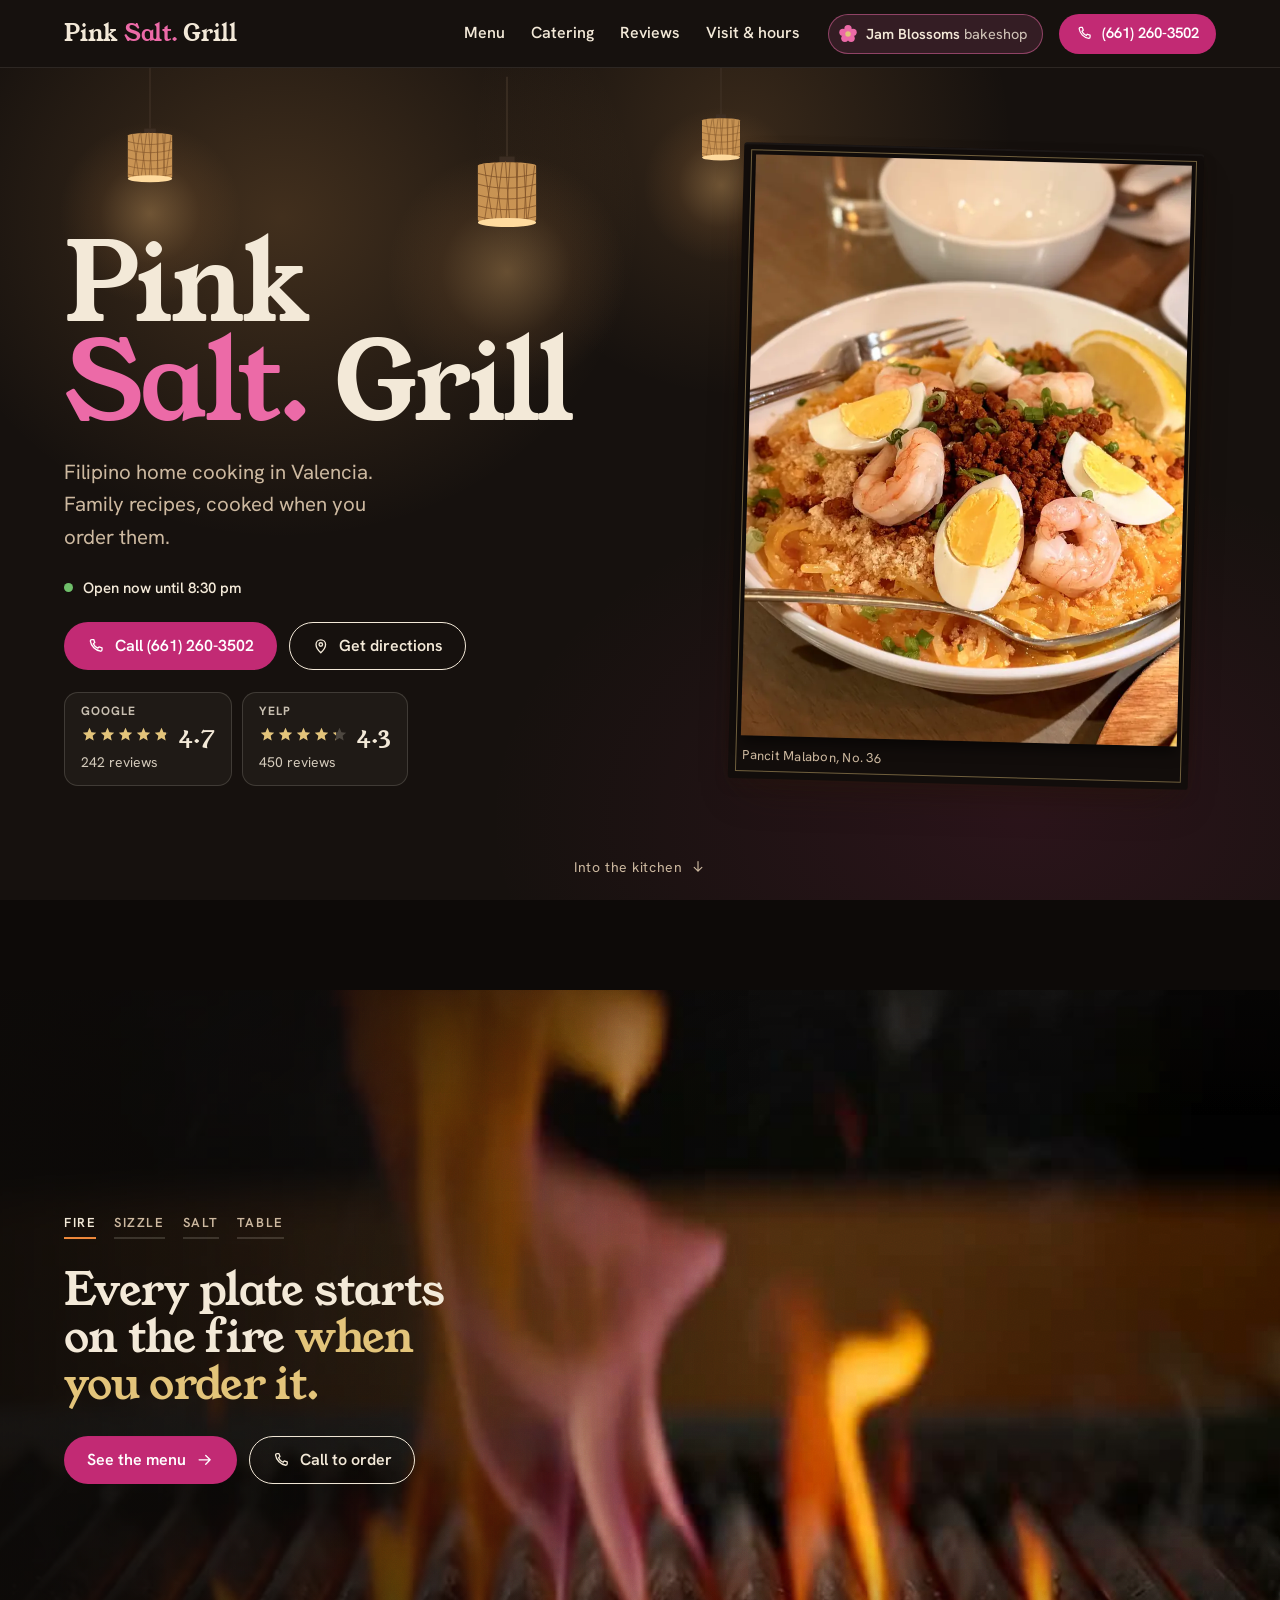
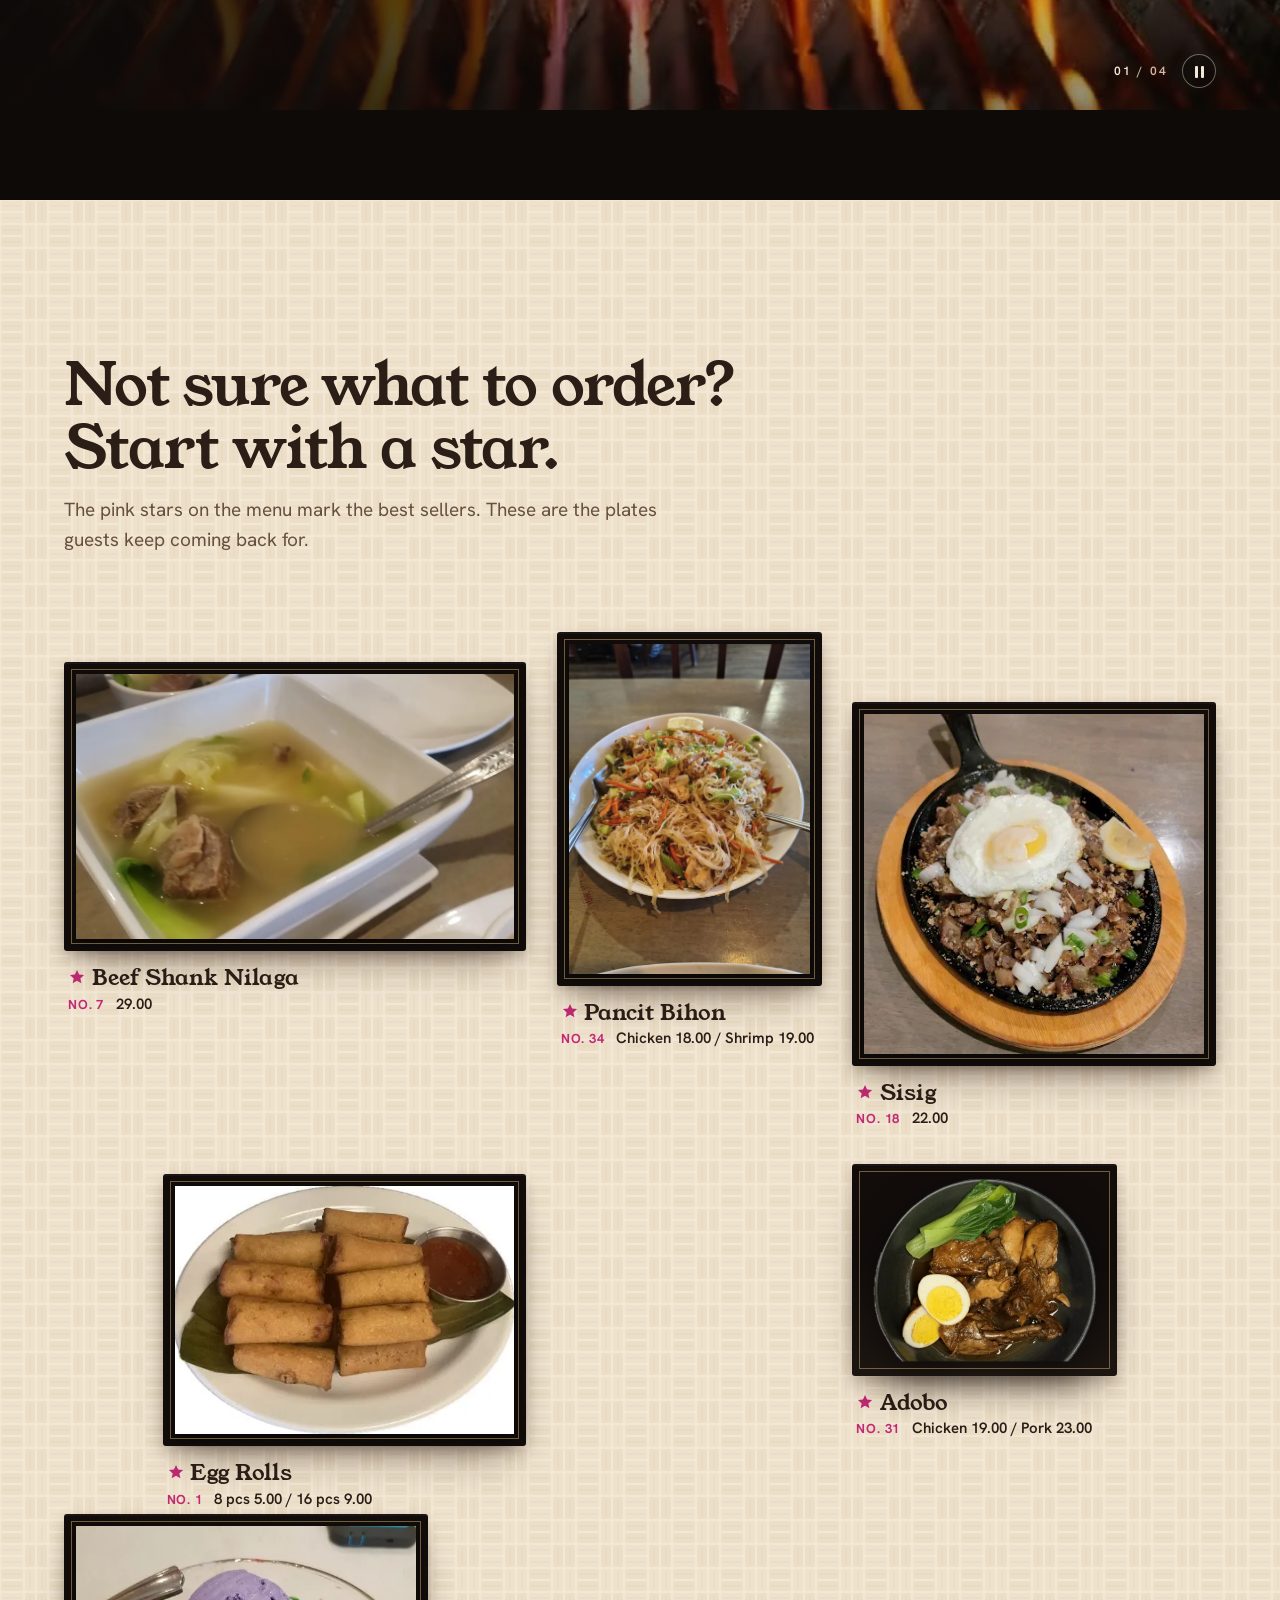
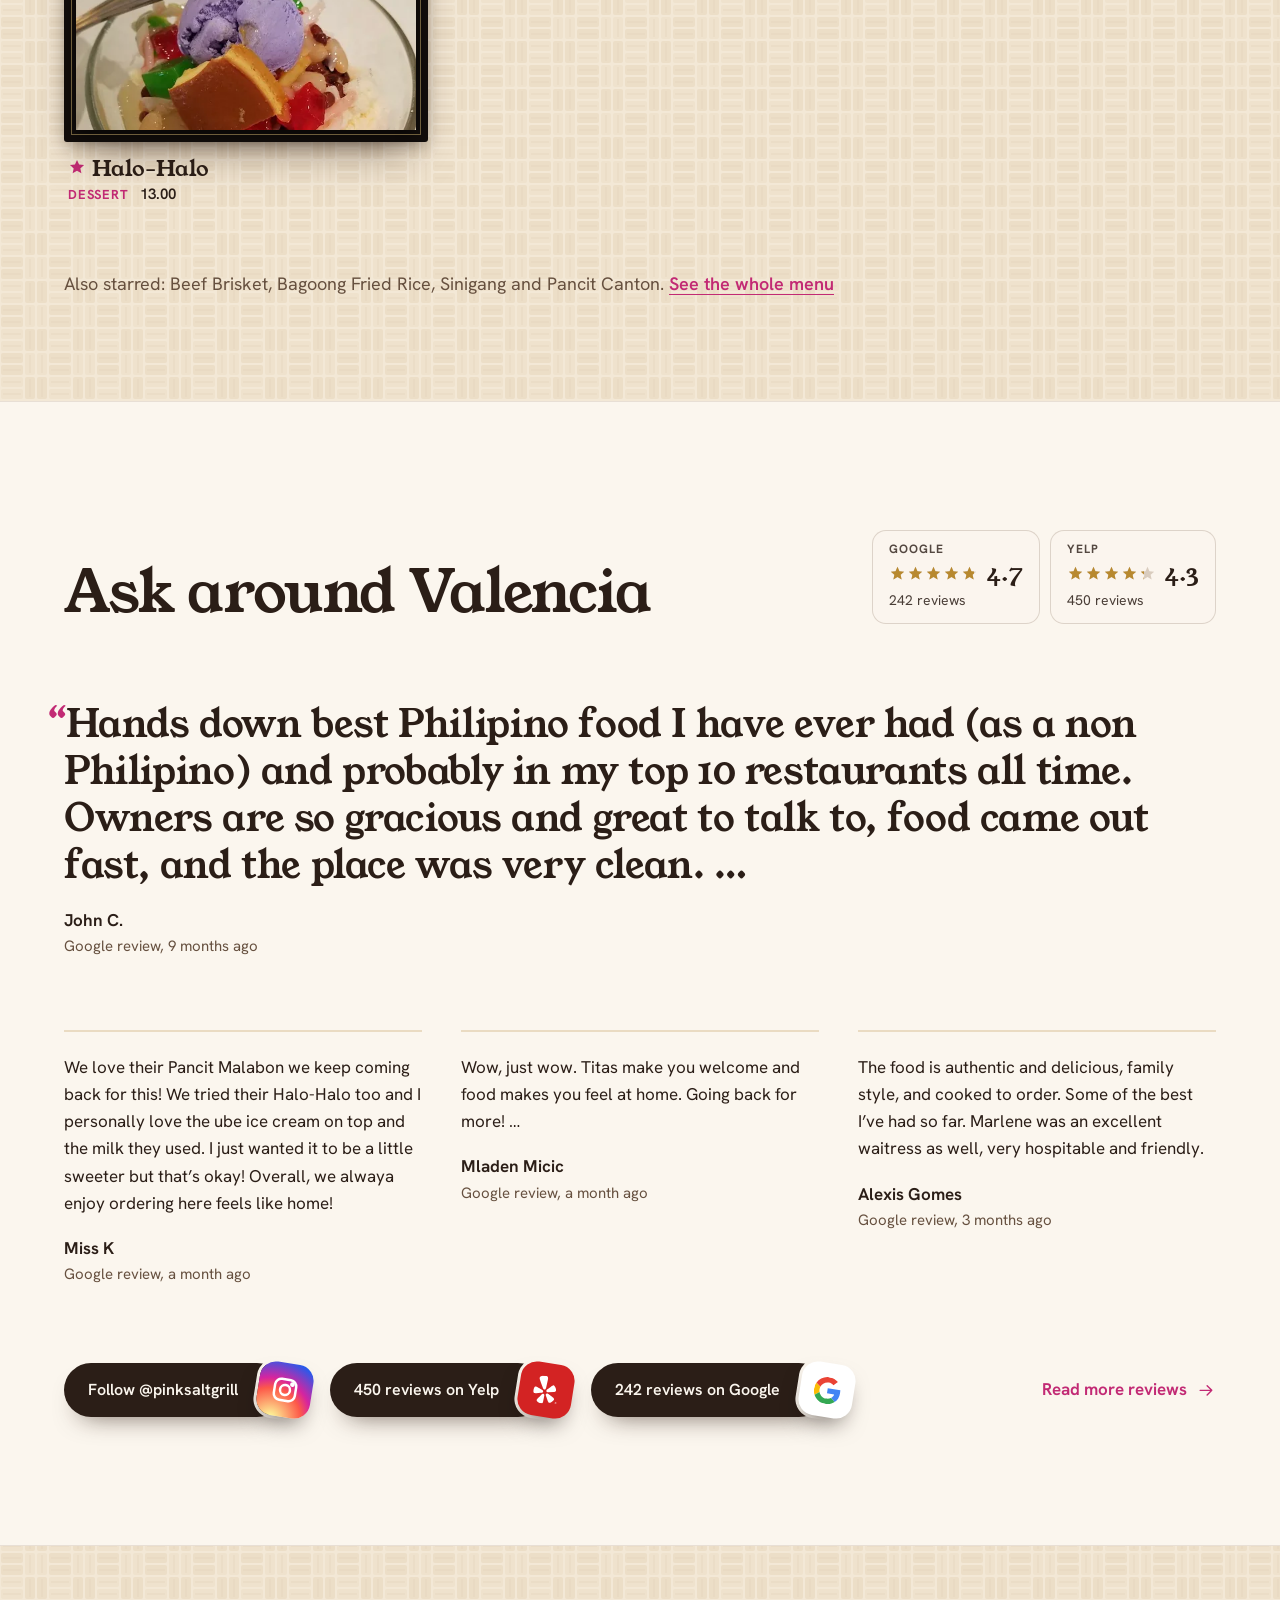
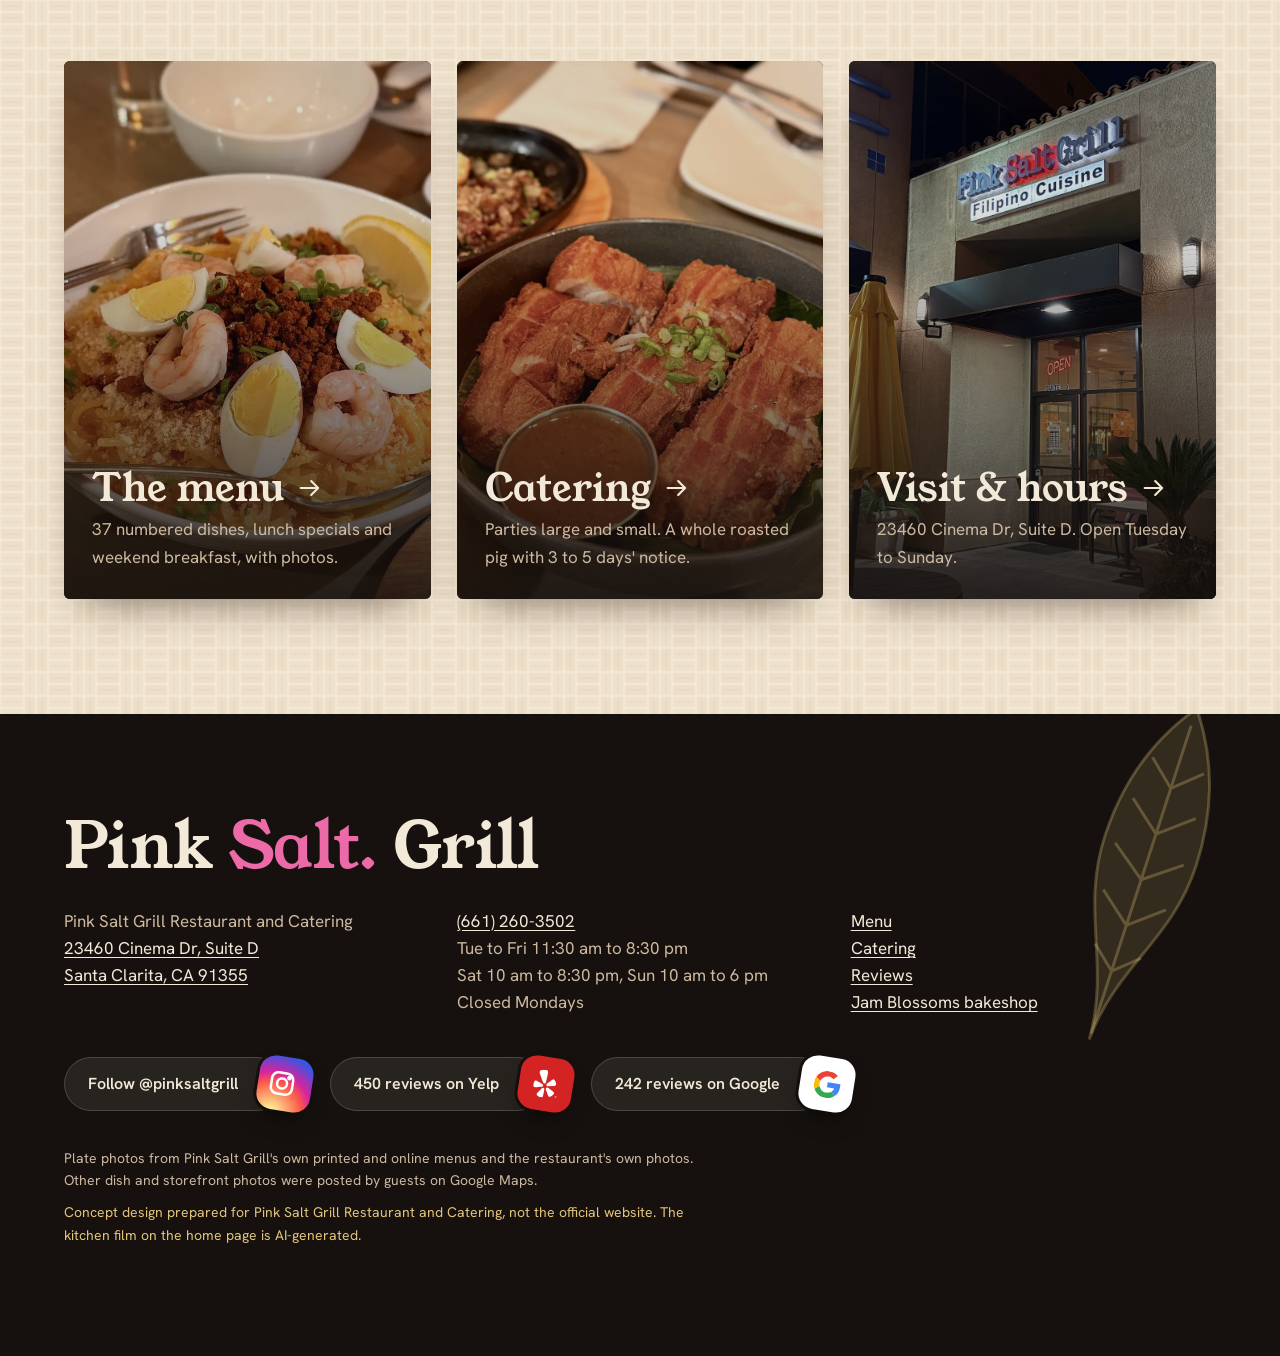
<file: index.html>
<!doctype html>
<html lang="en">
<head>
<meta charset="utf-8">
<meta name="viewport" content="width=device-width, initial-scale=1">
<title>Pink Salt Grill | Filipino Restaurant &amp; Catering in Valencia, CA</title>
<meta name="description" content="Filipino family recipes cooked to order in Valencia, Santa Clarita. Sisig, adobo, sinigang, pancit and halo-halo. Dine in, takeout and catering. (661) 260-3502.">
<meta name="robots" content="noindex, nofollow">
<link rel="canonical" href="https://aidentriunfante31-code.github.io/pink-salt-grill/">
<meta name="theme-color" content="#f3e8d6">
<meta property="og:type" content="website">
<meta property="og:title" content="Pink Salt Grill | Filipino Restaurant &amp; Catering in Valencia, CA">
<meta property="og:description" content="Filipino family recipes cooked to order in Valencia, Santa Clarita. Sisig, adobo, sinigang, pancit and halo-halo. Dine in, takeout and catering. (661) 260-3502.">
<meta property="og:url" content="https://aidentriunfante31-code.github.io/pink-salt-grill/">
<meta property="og:image" content="https://aidentriunfante31-code.github.io/pink-salt-grill/assets/og.jpg">
<meta name="twitter:card" content="summary_large_image">
<link rel="icon" href="assets/favicon.svg" type="image/svg+xml">
<link rel="preload" href="assets/fonts/young-serif.woff2" as="font" type="font/woff2" crossorigin>
<link rel="preload" href="assets/fonts/hanken-grotesk.woff2" as="font" type="font/woff2" crossorigin>
<link rel="stylesheet" href="styles.css?v=4f2af2ec">
<link rel="preload" as="image" href="assets/img/hero-malabon-1100.webp" imagesrcset="assets/img/hero-malabon-760.webp 760w, assets/img/hero-malabon-1100.webp 1100w" imagesizes="(max-width: 767px) 86vw, 40vw">
<script type="application/ld+json">
{"@context":"https://schema.org","@type":"Restaurant","name":"Pink Salt Grill Restaurant and Catering",
"description":"Filipino family recipes cooked to order. Dine in, takeout and catering in Valencia, Santa Clarita.",
"url":"https://aidentriunfante31-code.github.io/pink-salt-grill/","image":"https://aidentriunfante31-code.github.io/pink-salt-grill/assets/og.jpg","telephone":"+1-661-260-3502","servesCuisine":"Filipino","priceRange":"$$",
"hasMenu":"https://aidentriunfante31-code.github.io/pink-salt-grill/menu/","acceptsReservations":"True",
"address":{"@type":"PostalAddress","streetAddress":"23460 Cinema Dr, Suite D","addressLocality":"Santa Clarita","addressRegion":"CA","postalCode":"91355","addressCountry":"US"},
"geo":{"@type":"GeoCoordinates","latitude":34.4193808,"longitude":-118.5466082},
"openingHoursSpecification":[{"@type":"OpeningHoursSpecification","dayOfWeek":["Tuesday","Wednesday","Thursday","Friday"],"opens":"11:30","closes":"20:30"},{"@type":"OpeningHoursSpecification","dayOfWeek":"Saturday","opens":"10:00","closes":"20:30"},{"@type":"OpeningHoursSpecification","dayOfWeek":"Sunday","opens":"10:00","closes":"18:00"}],
"sameAs":["https://www.pinksaltgrill.com/","https://www.instagram.com/pinksaltgrill/","https://www.yelp.com/biz/pink-salt-grill-santa-clarita","https://www.google.com/maps/place/Pink+Salt+Grill+Restaurant+and+Catering/@34.4193808,-118.5466082,17z"]}
</script>
</head>
<body class="page-home">
<svg class="sprite" aria-hidden="true" focusable="false">
  <symbol id="i-star" viewBox="0 0 24 24"><path d="M12 2.6l2.75 6.1 6.65.68-4.98 4.47 1.42 6.54L12 17.06l-5.84 3.33 1.42-6.54-4.98-4.47 6.65-.68z"/></symbol>
  <symbol id="i-phone" viewBox="0 0 24 24"><path d="M6.6 3.5h2.6l1.4 4.1-1.9 1.5a11 11 0 0 0 6.2 6.2l1.5-1.9 4.1 1.4v2.6a2 2 0 0 1-2 2A16.5 16.5 0 0 1 4.6 5.5a2 2 0 0 1 2-2z"/></symbol>
  <symbol id="i-pin" viewBox="0 0 24 24"><path d="M12 21.5s-6.5-6.1-6.5-11.2a6.5 6.5 0 0 1 13 0c0 5.1-6.5 11.2-6.5 11.2z"/><circle cx="12" cy="10.2" r="2.4"/></symbol>
  <symbol id="i-insta" viewBox="0 0 24 24"><rect x="3.5" y="3.5" width="17" height="17" rx="5"/><circle cx="12" cy="12" r="4"/><circle cx="17.2" cy="6.8" r=".9"/></symbol>
  <symbol id="i-yelp" viewBox="0 0 24 24"><path d="m7.6885 15.1415-3.6715.8483c-.3769.0871-.755.183-1.1452.155-.2611-.0188-.5122-.0414-.7606-.213a1.179 1.179 0 0 1-.331-.3594c-.3486-.5519-.3656-1.3661-.3697-2.0004a6.2874 6.2874 0 0 1 .3314-2.0642 1.857 1.857 0 0 1 .1073-.2474 2.3426 2.3426 0 0 1 .1255-.2165 2.4572 2.4572 0 0 1 .1563-.1975 1.1736 1.1736 0 0 1 .399-.2831 1.082 1.082 0 0 1 .4592-.0837c.2355.0016.5139.052.91.1734.0555.0191.1237.0382.1856.0572.3277.1013.7048.2404 1.1499.3987.6863.2404 1.3663.487 2.0463.7397l1.2117.4423c.2217.0807.4363.18.6412.297.174.0984.3273.2298.4512.387a1.217 1.217 0 0 1 .192.4309 1.2205 1.2205 0 0 1-.872 1.4522c-.0468.0151-.0852.0239-.1085.0293l-1.105.2553-.0031-.001zM18.8208 7.565a1.8506 1.8506 0 0 0-.2042-.1754 2.4082 2.4082 0 0 0-.2077-.1394 2.3607 2.3607 0 0 0-.2269-.109 1.1705 1.1705 0 0 0-.482-.0796 1.0862 1.0862 0 0 0-.4498.1263c-.2107.1048-.4388.2732-.742.5551-.042.0417-.0947.0886-.142.133-.2502.2351-.5286.5252-.8599.863a114.6363 114.6363 0 0 0-1.5166 1.5629l-.8962.9293a4.1897 4.1897 0 0 0-.4466.5483 1.541 1.541 0 0 0-.2364.5459 1.2199 1.2199 0 0 0 .0107.4518l.0046.02a1.218 1.218 0 0 0 1.4184.923 1.162 1.162 0 0 0 .1105-.0213l4.7781-1.104c.3766-.087.7587-.1667 1.097-.3631.2269-.1316.4428-.262.5909-.5252a1.1793 1.1793 0 0 0 .1405-.4683c.0733-.6512-.2668-1.3908-.5403-1.963a6.2792 6.2792 0 0 0-1.2001-1.7103zM8.9703.0754a8.6724 8.6724 0 0 0-.83.1564c-.2754.066-.548.1383-.8146.2236-.868.2844-2.0884.8063-2.295 1.8065-.1165.5655.1595 1.1439.3737 1.66.2595.6254.614 1.1889.9373 1.7777.8543 1.5545 1.7245 3.0993 2.5922 4.6457.259.4617.5416 1.0464 1.043 1.2856a1.058 1.058 0 0 0 .1013.0383c.2248.0851.4699.1016.7041.0471a4.3015 4.3015 0 0 0 .0418-.0097 1.2136 1.2136 0 0 0 .5658-.3397 1.1033 1.1033 0 0 0 .079-.0822c.3463-.435.3454-1.0833.3764-1.6134.1042-1.771.2139-3.5423.3009-5.3142.0332-.6712.1055-1.3333.0655-2.0096-.0328-.5579-.0368-1.1984-.3891-1.6563-.6218-.8073-1.9476-.741-2.8523-.6158zm2.084 15.9505a1.1053 1.1053 0 0 0-1.2306-.4145 1.1398 1.1398 0 0 0-.1526.0633 1.4806 1.4806 0 0 0-.2171.1354c-.1992.1475-.3668.3392-.5196.5315-.0386.049-.074.1143-.12.1562l-.7686 1.0573a113.9168 113.9168 0 0 0-1.2913 1.789c-.278.3895-.5184.7184-.7083 1.0094-.036.0547-.0734.116-.1075.1647-.2277.3522-.3566.6092-.4228.8381a1.0945 1.0945 0 0 0-.046.4721c.0211.1655.0768.3246.1635.467.046.0715.0957.1406.1487.207a2.334 2.334 0 0 0 .1754.1825 1.843 1.843 0 0 0 .2108.1732c.5304.369 1.1112.6342 1.722.8391a6.0958 6.0958 0 0 0 1.5716.3004c.091.0046.1821.0025.2728-.006a2.3878 2.3878 0 0 0 .2506-.0351 2.3862 2.3862 0 0 0 .2447-.071 1.1927 1.1927 0 0 0 .4175-.2658c.1127-.113.1994-.249.2541-.3989.0889-.2214.1473-.5026.1857-.92.0034-.0593.0118-.1305.0177-.1958.0304-.3463.0443-.7531.0666-1.2315.0375-.7357.067-1.4681.0903-2.2026 0 0 .0495-1.3053.0494-1.306.0113-.3008.002-.6342-.0814-.9336a1.396 1.396 0 0 0-.1756-.4054zm8.6754 2.0439c-.1605-.176-.3878-.3514-.7462-.5682-.0518-.0288-.1124-.0674-.1684-.1009-.2985-.1795-.658-.3684-1.078-.5965a120.7615 120.7615 0 0 0-1.9427-1.042l-1.1515-.6107c-.0597-.0175-.1203-.0607-.1766-.0878-.2212-.1058-.4558-.2045-.6992-.2498a1.4915 1.4915 0 0 0-.2545-.0265 1.1527 1.1527 0 0 0-.1648.01 1.1077 1.1077 0 0 0-.9227.9133 1.4186 1.4186 0 0 0 .0159.439c.0563.3065.1932.6096.3346.875l.615 1.1526c.3422.65.6884 1.2963 1.0435 1.9406.229.4202.4196.7799.5982 1.078.0338.056.0721.1163.1011.1682.2173.3584.392.584.569.7458.1146.1107.252.195.4026.247.1583.0525.326.071.4919.0546a2.368 2.368 0 0 0 .251-.0435c.0817-.022.1622-.048.241-.0784a1.863 1.863 0 0 0 .2475-.1143 6.1018 6.1018 0 0 0 1.2818-.9597c.4596-.4522.8659-.9454 1.182-1.51.044-.08.0819-.163.1138-.2483a2.49 2.49 0 0 0 .0773-.2411c.0186-.083.033-.1669.0429-.2513a1.188 1.188 0 0 0-.0565-.491 1.0933 1.0933 0 0 0-.248-.4041zm2.86 3.742a.8523.8523 0 0 1-.111.4236c-.074.132-.178.2377-.3115.3172a.8428.8428 0 0 1-.4385.119.847.847 0 0 1-.4373-.1179.8526.8526 0 0 1-.3125-.3171.8548.8548 0 0 1-.111-.4248c0-.1526.038-.2958.1143-.4294a.8405.8405 0 0 1 .315-.3159.849.849 0 0 1 .4315-.1156.8514.8514 0 0 1 .4294.1144.84.84 0 0 1 .316.3148.8494.8494 0 0 1 .1156.4317zm-.1202 0c0-.1328-.0332-.256-.0996-.3698s-.1564-.2038-.2702-.2702a.7125.7125 0 0 0-.371-.1007.7204.7204 0 0 0-.3698.0996.7487.7487 0 0 0-.2713.2702.7181.7181 0 0 0-.0996.3709c0 .132.0332.2557.0996.371a.7355.7355 0 0 0 .2713.2713.7354.7354 0 0 0 .3698.0985.7205.7205 0 0 0 .3698-.0996.7423.7423 0 0 0 .2702-.2691.7186.7186 0 0 0 .1008-.3721zm-.577.0584.2724.4522h-.1922l-.237-.4052h-.1546v.4052h-.1695v-1.02h.2988c.1268 0 .2195.0247.2783.0744.0595.0496.0892.1252.0892.2267a.2785.2785 0 0 1-.0492.1625c-.032.0466-.0775.0813-.1362.1042zm-.0412-.1408a.1532.1532 0 0 0 .056-.1214c0-.0573-.0164-.0981-.0491-.1225-.0329-.0251-.0847-.0377-.1557-.0377h-.1214v.3285h.1237c.061 0 .1098-.0157.1465-.047z"/></symbol>
  <symbol id="i-google" viewBox="0 0 48 48"><path fill="#EA4335" d="M24 9.5c3.54 0 6.71 1.22 9.21 3.6l6.85-6.85C35.9 2.38 30.47 0 24 0 14.62 0 6.51 5.38 2.56 13.22l7.98 6.19C12.43 13.72 17.74 9.5 24 9.5z"/><path fill="#4285F4" d="M46.98 24.55c0-1.57-.15-3.09-.38-4.55H24v9.02h12.94c-.58 2.96-2.26 5.48-4.78 7.18l7.73 6c4.51-4.18 7.09-10.36 7.09-17.65z"/><path fill="#FBBC05" d="M10.53 28.59c-.48-1.45-.76-2.99-.76-4.59s.27-3.14.76-4.59l-7.98-6.19C.92 16.46 0 20.12 0 24c0 3.88.92 7.54 2.56 10.78l7.97-6.19z"/><path fill="#34A853" d="M24 48c6.48 0 11.93-2.13 15.89-5.81l-7.73-6c-2.15 1.45-4.92 2.3-8.16 2.3-6.26 0-11.57-4.22-13.47-9.91l-7.98 6.19C6.51 42.62 14.62 48 24 48z"/></symbol>
  <symbol id="i-arrow" viewBox="0 0 24 24"><path d="M4 12h15M13 6l6 6-6 6"/></symbol>
  <symbol id="i-blossom" viewBox="0 0 24 24"><g fill="#ec6aa7" stroke="none"><circle cx="12" cy="6.2" r="4"/><circle cx="17.5" cy="10.2" r="4"/><circle cx="15.4" cy="16.7" r="4"/><circle cx="8.6" cy="16.7" r="4"/><circle cx="6.5" cy="10.2" r="4"/></g><circle cx="12" cy="12" r="3" fill="#e3c47a" stroke="none"/></symbol>
  <symbol id="i-leaf" viewBox="0 0 40 120"><path d="M20 118C19 92 4 78 4 52S14 10 20 2c6 8 16 24 16 50s-15 40-16 66z"/><path class="vein" fill="none" stroke-width="1" d="M20 116V8M20 30l-9-8M20 30l9-8M20 46l-11-9M20 46l11-9M20 62l-12-9M20 62l12-9M20 78l-11-9M20 78l11-9M20 94l-8-7M20 94l8-7"/></symbol>
  <symbol id="i-lamp" viewBox="0 0 120 230"><path class="cord" d="M60 0v104" fill="none" stroke="#4a3a2e" stroke-width="1.4"/><path class="cap" d="M50 104h20v8H50z" fill="#3a2c22"/><path class="drum" d="M22 116c0-6 76-6 76 0v70c0 9-76 9-76 0z" fill="#c59253"/><path class="weave" fill="none" stroke="#7a4f26" stroke-width="1.3" opacity="0.8" d="M22 126c25 7 51 7 76 0M22 140c25 7 51 7 76 0M22 154c25 7 51 7 76 0M22 168c25 7 51 7 76 0M22 182c25 7 51 7 76 0M30 113l12 80M44 111l10 84M58 110l6 85M72 111l2 84M86 113l-4 82M96 116l-10 78M30 192l12-78M44 194l10-82M58 195l6-84M72 194l2-82M86 192l-4-78"/><ellipse class="mouth" cx="60" cy="190" rx="38" ry="6" fill="#ffe0a6"/></symbol>
</svg>
<a class="skip" href="#main">Skip to content</a>
<header class="top" data-top>
  <a class="mark" href="./" aria-label="Pink Salt Grill home">Pink <span>Salt.</span> Grill</a>
  <nav class="nav" aria-label="Pages">
    <a href="menu/" data-anchor="#menu">Menu</a>
    <a href="catering/" data-anchor="#catering">Catering</a>
    <a href="reviews/" data-anchor="#reviews">Reviews</a>
    <a href="visit/" data-anchor="#visit">Visit &amp; hours</a>
  </nav>
  <a class="jam" href="https://jamblossoms.com/collections" rel="noopener" target="_blank"><svg class="jam-ic" aria-hidden="true"><use href="#i-blossom"/></svg><span>Jam Blossoms<span class="jam-s"> bakeshop</span></span></a>
  <a class="btn btn-call btn-sm" href="tel:+16612603502" aria-label="Call (661) 260-3502"><svg class="ic" aria-hidden="true"><use href="#i-phone"/></svg><span>(661) 260-3502</span></a>
</header>
<main id="main">
  <section class="hero" data-dark aria-labelledby="h1">
    <div class="lamps" aria-hidden="true">
      <span class="lamp l1"><svg><use href="#i-lamp"/></svg></span>
      <span class="lamp l2"><svg><use href="#i-lamp"/></svg></span>
      <span class="lamp l3"><svg><use href="#i-lamp"/></svg></span>
    </div>
    <div class="hero-copy">
      <h1 id="h1" class="wordmark">Pink <span>Salt.</span> Grill</h1>
      <p class="hero-sub">Filipino home cooking in Valencia. Family recipes, cooked when you order them.</p>
      <p class="status" data-status><span class="dot" aria-hidden="true"></span><span data-status-text>Open Tuesday to Sunday. Closed Mondays.</span></p>
      <div class="actions">
        <a class="btn btn-call" href="tel:+16612603502"><svg class="ic" aria-hidden="true"><use href="#i-phone"/></svg>Call (661) 260-3502</a>
        <a class="btn btn-ghost" href="https://www.google.com/maps/dir/?api=1&amp;destination=Pink+Salt+Grill+Restaurant+and+Catering+23460+Cinema+Dr+Santa+Clarita+CA+91355" rel="noopener" target="_blank"><svg class="ic" aria-hidden="true"><use href="#i-pin"/></svg>Get directions</a>
      </div>
      <ul class="proof"><li><a href="https://www.google.com/maps/place/Pink+Salt+Grill+Restaurant+and+Catering/@34.4193808,-118.5466082,17z/data=!4m8!3m7!1s0x80c28712c08f4477:0x2853ff597dd0a924!8m2!3d34.4193808!4d-118.5466082!9m1!1b1" rel="noopener" target="_blank"><span class="pf-src">Google</span><span class="rstars" style="--fill:94.0%" aria-hidden="true"><span class="rs-bg"><svg><use href="#i-star"/></svg><svg><use href="#i-star"/></svg><svg><use href="#i-star"/></svg><svg><use href="#i-star"/></svg><svg><use href="#i-star"/></svg></span><span class="rs-fg"><svg><use href="#i-star"/></svg><svg><use href="#i-star"/></svg><svg><use href="#i-star"/></svg><svg><use href="#i-star"/></svg><svg><use href="#i-star"/></svg></span></span><span class="pf-n">4.7</span><span class="pf-c">242 reviews</span></a></li><li><a href="https://www.yelp.com/biz/pink-salt-grill-santa-clarita" rel="noopener" target="_blank"><span class="pf-src">Yelp</span><span class="rstars" style="--fill:86.0%" aria-hidden="true"><span class="rs-bg"><svg><use href="#i-star"/></svg><svg><use href="#i-star"/></svg><svg><use href="#i-star"/></svg><svg><use href="#i-star"/></svg><svg><use href="#i-star"/></svg></span><span class="rs-fg"><svg><use href="#i-star"/></svg><svg><use href="#i-star"/></svg><svg><use href="#i-star"/></svg><svg><use href="#i-star"/></svg><svg><use href="#i-star"/></svg></span></span><span class="pf-n">4.3</span><span class="pf-c">450 reviews</span></a></li></ul>
    </div>
    <figure class="frame hero-frame">
      <img src="assets/img/hero-malabon-1100.webp" srcset="assets/img/hero-malabon-760.webp 760w, assets/img/hero-malabon-1100.webp 1100w, assets/img/hero-malabon.webp 1400w" sizes="(max-width: 767px) 86vw, 40vw" width="1400" height="1867" alt="Pancit Malabon: thick rice noodles with shrimp, hard-boiled egg, chicharrón and a lemon wedge" fetchpriority="high">
      <figcaption>Pancit Malabon, No. 36</figcaption>
    </figure>
    <a class="cue" href="#kitchen"><span>Into the kitchen</span><svg class="ic" aria-hidden="true"><use href="#i-arrow"/></svg></a>
  </section>

  <section class="kitchen" id="kitchen" data-dark aria-labelledby="k-h">
    <h2 id="k-h" class="sr">From the fire to your table</h2>
    <div class="stage">
      <div class="k-film" aria-hidden="true"><video class="k-clip" muted playsinline loop preload="auto" poster="assets/film/k-fire.jpg" width="1280" height="732"><source src="assets/film/k-fire.mp4" type="video/mp4"></video><video class="k-clip" muted playsinline loop preload="none" poster="assets/film/k-sizzle.jpg" width="1280" height="732"><source src="assets/film/k-sizzle.mp4" type="video/mp4"></video><video class="k-clip" muted playsinline loop preload="none" poster="assets/film/k-salt.jpg" width="1280" height="732"><source src="assets/film/k-salt.mp4" type="video/mp4"></video><video class="k-clip" muted playsinline loop preload="none" poster="assets/film/k-table.jpg" width="1280" height="732"><source src="assets/film/k-table.mp4" type="video/mp4"></video></div>
      <div class="k-shade" aria-hidden="true"></div>
      <div class="k-bars" aria-hidden="true"><i></i><i></i></div>
      <div class="k-tc"><p aria-hidden="true"><span class="k-tc-n">01</span> / 04</p><button class="k-pp" type="button" aria-pressed="false" aria-label="Pause the kitchen film"></button></div>
      <div class="k-copy">
        <ol class="k-rail" aria-hidden="true"><li>Fire</li><li>Sizzle</li><li>Salt</li><li>Table</li></ol>
        <div class="k-lines">
          <p class="k-line">Every plate starts on the fire <em>when you order it.</em></p>
          <p class="k-line">Sisig comes out on a hot plate, <em>still sizzling.</em></p>
          <p class="k-line">A pinch of pink salt. <em>It's in the name.</em></p>
          <p class="k-line">Then it all lands on the table, <em>family style.</em></p>
        </div>
        <div class="k-cta"><a class="btn btn-call" href="menu/" data-anchor="#menu">See the menu<svg class="ic" aria-hidden="true"><use href="#i-arrow"/></svg></a><a class="btn btn-ghost" href="tel:+16612603502"><svg class="ic" aria-hidden="true"><use href="#i-phone"/></svg>Call to order</a></div>
      </div>
    </div>
  </section>

  <section class="stars" id="stars" aria-labelledby="stars-h">
    <div class="sec-head">
      <h2 id="stars-h">Not sure what to order? Start with a star.</h2>
      <p>The pink stars on the menu mark the best sellers. These are the plates guests keep coming back for.</p>
    </div>
    <ul class="gallery"><li class="hang g-a"><figure class="frame"><img src="assets/img/nilaga.webp" width="1000" height="562" alt="Beef shank nilaga soup with cabbage and bok choy" loading="lazy"></figure><p class="label"><span class="no">No. 7</span><b><svg class="st" aria-hidden="true"><use href="#i-star"/></svg>Beef Shank Nilaga</b><span class="pr">29.00</span></p></li><li class="hang g-b"><figure class="frame"><img src="assets/img/pancit-bihon.webp" width="1000" height="1333" alt="Pancit bihon: stir-fried rice noodles with vegetables" loading="lazy"></figure><p class="label"><span class="no">No. 34</span><b><svg class="st" aria-hidden="true"><use href="#i-star"/></svg>Pancit Bihon</b><span class="pr">Chicken 18.00 / Shrimp 19.00</span></p></li><li class="hang g-c"><figure class="frame"><img src="assets/img/sisig.webp" width="382" height="382" alt="Sisig on a sizzling cast-iron plate with a fried egg, onion and calamansi" loading="lazy"></figure><p class="label"><span class="no">No. 18</span><b><svg class="st" aria-hidden="true"><use href="#i-star"/></svg>Sisig</b><span class="pr">22.00</span></p></li><li class="hang g-d"><figure class="frame"><img src="assets/img/egg-rolls.webp" width="468" height="338" alt="Lumpia egg rolls on banana leaf with sweet chili sauce" loading="lazy"></figure><p class="label"><span class="no">No. 1</span><b><svg class="st" aria-hidden="true"><use href="#i-star"/></svg>Egg Rolls</b><span class="pr">8 pcs 5.00 / 16 pcs 9.00</span></p></li><li class="hang g-e"><figure class="frame frame-cut"><img src="assets/img/plate-adobo.webp" width="335" height="276" alt="Adobo with hard-boiled egg and bok choy" loading="lazy"></figure><p class="label"><span class="no">No. 31</span><b><svg class="st" aria-hidden="true"><use href="#i-star"/></svg>Adobo</b><span class="pr">Chicken 19.00 / Pork 23.00</span></p></li><li class="hang g-f"><figure class="frame"><img src="assets/img/halo-halo-hq.webp" width="510" height="319" alt="Halo-halo topped with ube ice cream" loading="lazy"></figure><p class="label"><span class="no">Dessert</span><b><svg class="st" aria-hidden="true"><use href="#i-star"/></svg>Halo-Halo</b><span class="pr">13.00</span></p></li></ul>
    <p class="also">Also starred: Beef Brisket, Bagoong Fried Rice, Sinigang and Pancit Canton. <a href="menu/" data-anchor="#menu">See the whole menu</a></p>
  </section>

  <section class="voices" id="reviews" aria-labelledby="rev-hh2">
  <div class="voices-head"><h2 id="rev-hh2">Ask around Valencia</h2><ul class="proof"><li><a href="https://www.google.com/maps/place/Pink+Salt+Grill+Restaurant+and+Catering/@34.4193808,-118.5466082,17z/data=!4m8!3m7!1s0x80c28712c08f4477:0x2853ff597dd0a924!8m2!3d34.4193808!4d-118.5466082!9m1!1b1" rel="noopener" target="_blank"><span class="pf-src">Google</span><span class="rstars" style="--fill:94.0%" aria-hidden="true"><span class="rs-bg"><svg><use href="#i-star"/></svg><svg><use href="#i-star"/></svg><svg><use href="#i-star"/></svg><svg><use href="#i-star"/></svg><svg><use href="#i-star"/></svg></span><span class="rs-fg"><svg><use href="#i-star"/></svg><svg><use href="#i-star"/></svg><svg><use href="#i-star"/></svg><svg><use href="#i-star"/></svg><svg><use href="#i-star"/></svg></span></span><span class="pf-n">4.7</span><span class="pf-c">242 reviews</span></a></li><li><a href="https://www.yelp.com/biz/pink-salt-grill-santa-clarita" rel="noopener" target="_blank"><span class="pf-src">Yelp</span><span class="rstars" style="--fill:86.0%" aria-hidden="true"><span class="rs-bg"><svg><use href="#i-star"/></svg><svg><use href="#i-star"/></svg><svg><use href="#i-star"/></svg><svg><use href="#i-star"/></svg><svg><use href="#i-star"/></svg></span><span class="rs-fg"><svg><use href="#i-star"/></svg><svg><use href="#i-star"/></svg><svg><use href="#i-star"/></svg><svg><use href="#i-star"/></svg><svg><use href="#i-star"/></svg></span></span><span class="pf-n">4.3</span><span class="pf-c">450 reviews</span></a></li></ul></div>
  <figure class="pull">
    <blockquote><p>Hands down best Philipino food I have ever had (as a non Philipino) and probably in my top 10 restaurants all time. Owners are so gracious and great to talk to, food came out fast, and the place was very clean. …</p></blockquote>
    <figcaption>John C. <span>Google review, 9 months ago</span></figcaption>
  </figure>
  <div class="quotes"><figure class="q"><blockquote><p>We love their Pancit Malabon we keep coming back for this! We tried their Halo-Halo too and I personally love the ube ice cream on top and the milk they used. I just wanted it to be a little sweeter but that’s okay! Overall, we alwaya enjoy ordering here feels like home!</p></blockquote><figcaption>Miss K <span>Google review, a month ago</span></figcaption></figure><figure class="q"><blockquote><p>Wow, just wow. Titas make you welcome and food makes you feel at home. Going back for more! …</p></blockquote><figcaption>Mladen Micic <span>Google review, a month ago</span></figcaption></figure><figure class="q"><blockquote><p>The food is authentic and delicious, family style, and cooked to order. Some of the best I’ve had so far. Marlene was an excellent waitress as well, very hospitable and friendly.</p></blockquote><figcaption>Alexis Gomes <span>Google review, 3 months ago</span></figcaption></figure></div>
  <div class="voices-foot"><div class="socials"><a class="social sc-insta" href="https://www.instagram.com/pinksaltgrill/" rel="noopener" target="_blank"><span class="sc-t">Follow @pinksaltgrill</span><span class="sc-logo" aria-hidden="true"><svg class="ic"><use href="#i-insta"/></svg></span></a><a class="social sc-yelp" href="https://www.yelp.com/biz/pink-salt-grill-santa-clarita" rel="noopener" target="_blank"><span class="sc-t">450 reviews on Yelp</span><span class="sc-logo" aria-hidden="true"><svg><use href="#i-yelp"/></svg></span></a><a class="social sc-google" href="https://www.google.com/maps/place/Pink+Salt+Grill+Restaurant+and+Catering/@34.4193808,-118.5466082,17z/data=!4m8!3m7!1s0x80c28712c08f4477:0x2853ff597dd0a924!8m2!3d34.4193808!4d-118.5466082!9m1!1b1" rel="noopener" target="_blank"><span class="sc-t">242 reviews on Google</span><span class="sc-logo" aria-hidden="true"><svg><use href="#i-google"/></svg></span></a></div><a class="more" href="reviews/">Read more reviews <svg class="ic" aria-hidden="true"><use href="#i-arrow"/></svg></a></div>
</section>

  <nav class="doors desk-only" aria-label="More about Pink Salt Grill">
    <a class="door" href="menu/"><img src="assets/img/hero-malabon-760.webp" width="760" height="1013" alt="" loading="lazy"><span class="door-t">The menu <svg class="ic" aria-hidden="true"><use href="#i-arrow"/></svg></span><span class="door-s">37 numbered dishes, lunch specials and weekend breakfast, with photos.</span></a>
    <a class="door" href="catering/"><img src="assets/img/lechon-kawali.webp" width="1100" height="1466" alt="" loading="lazy"><span class="door-t">Catering <svg class="ic" aria-hidden="true"><use href="#i-arrow"/></svg></span><span class="door-s">Parties large and small. A whole roasted pig with 3 to 5 days' notice.</span></a>
    <a class="door" href="visit/"><img src="assets/img/storefront.webp" width="1000" height="1333" alt="" loading="lazy"><span class="door-t">Visit &amp; hours <svg class="ic" aria-hidden="true"><use href="#i-arrow"/></svg></span><span class="door-s">23460 Cinema Dr, Suite D. Open Tuesday to Sunday.</span></a>
  </nav>

  <div class="phone-only">
    <section class="menu" id="menu" aria-labelledby="menu-h">
  <div class="page-head"><h2 id="menu-h">The whole menu</h2>
    <p class="legend"><span><svg class="st" aria-hidden="true"><use href="#i-star"/></svg> Best seller</span><span><abbr class="tag" title="Vegetarian">V</abbr> Vegetarian</span><span><abbr class="tag" title="Gluten free">GF</abbr> Gluten free</span></p>
  </div>
  <nav class="chips" aria-label="Menu sections"><a href="#m-starters">Starters</a><a href="#m-soups">Soups</a><a href="#m-vegetables">Vegetables</a><a href="#m-seafood">Seafood</a><a href="#m-chef">Chef Specials</a><a href="#m-meats">Pork, Chicken &amp; Beef</a><a href="#m-staples">Filipino Staples</a><a href="#m-noodles">Noodles</a><a href="#m-lunch">Lunch specials</a><a href="#m-breakfast">Weekend breakfast</a><a href="#m-more">Rice, dessert &amp; drinks</a></nav>
  <div class="msecs"><section class="msec" id="m-starters" aria-labelledby="mh-starters"><h3 id="mh-starters">Starters</h3><ol class="dishes"><li class="dish is-star" id="dish-1"><span class="ph"><img src="assets/img/dish/1.webp" width="240" height="240" alt="Egg Rolls" loading="lazy" decoding="async"></span><div class="dish-tx"><h4><span class="no">1</span>Egg Rolls<svg class="st" aria-hidden="true"><use href="#i-star"/></svg> <span class="fil">“Lumpia”</span></h4><p>Choice of pork or chicken, served with sweet chili sauce.</p></div><p class="dish-p"><span>8 pcs 5.00</span><span>16 pcs 9.00</span></p></li><li class="dish" id="dish-2"><span class="ph ph-none" aria-hidden="true"><span>2</span></span><div class="dish-tx"><h4><span class="no">2</span>Veggie Egg Rolls <abbr class="tag" title="Vegetarian">V</abbr></h4><p>Served with garlic vinegar sauce.</p></div><p class="dish-p"><span>7.00</span></p></li><li class="dish" id="dish-3"><span class="ph"><img src="assets/img/dish/3.webp" width="240" height="240" alt="Crispy Fried Pork &amp; Tofu" loading="lazy" decoding="async"></span><div class="dish-tx"><h4><span class="no">3</span>Crispy Fried Pork &amp; Tofu</h4><p>Soy-vinegar sauce, onions.</p></div><p class="dish-p"><span>14.00</span></p></li><li class="dish" id="dish-4"><span class="ph ph-none" aria-hidden="true"><span>4</span></span><div class="dish-tx"><h4><span class="no">4</span>Crispy Fried Tofu <abbr class="tag" title="Vegetarian">V</abbr></h4><p>Soy-vinegar sauce, onions.</p></div><p class="dish-p"><span>12.00</span></p></li><li class="dish" id="dish-5"><span class="ph"><img src="assets/img/dish/5.webp" width="240" height="240" alt="Chicken Empanada" loading="lazy" decoding="async"></span><div class="dish-tx"><h4><span class="no">5</span>Chicken Empanada</h4><p>In mildly sweet pastry dough.</p></div><p class="dish-p"><span>5.00</span></p></li><li class="dish" id="dish-6"><span class="ph"><img src="assets/img/dish/6.webp" width="240" height="240" alt="Shrimp &amp; Pork Dumplings" loading="lazy" decoding="async"></span><div class="dish-tx"><h4><span class="no">6</span>Shrimp &amp; Pork Dumplings <span class="fil">“Shumai”</span></h4><p>Steamed dumplings, soy sesame sauce, black sesame seeds.</p></div><p class="dish-p"><span>9.00</span></p></li></ol></section><section class="msec" id="m-soups" aria-labelledby="mh-soups"><h3 id="mh-soups">Soups</h3><ol class="dishes"><li class="dish is-star" id="dish-7"><span class="ph"><img src="assets/img/dish/7.webp" width="240" height="240" alt="Beef Shank Nilaga" loading="lazy" decoding="async"></span><div class="dish-tx"><h4><span class="no">7</span>Beef Shank Nilaga<svg class="st" aria-hidden="true"><use href="#i-star"/></svg></h4><p>Slow-cooked beef, cabbage, bok choy, potatoes.</p></div><p class="dish-p"><span>29.00</span></p></li><li class="dish" id="dish-8"><span class="ph"><img src="assets/img/dish/8.webp" width="240" height="240" alt="Chicken Porridge" loading="lazy" decoding="async"></span><div class="dish-tx"><h4><span class="no">8</span>Chicken Porridge <span class="fil">“Arroz Caldo”</span></h4><p>Tender boneless chicken, ginger, garlic, scallions.</p></div><p class="dish-p"><span>Sm 13.00</span><span>L 16.00</span></p></li><li class="dish" id="dish-9"><span class="ph ph-none" aria-hidden="true"><span>9</span></span><div class="dish-tx"><h4><span class="no">9</span>Rice Porridge w/ Tripe</h4><p>Tripe, ginger, scallions.</p></div><p class="dish-p"><span>Sm 13.00</span><span>L 16.00</span></p></li><li class="dish" id="dish-10"><span class="ph ph-none" aria-hidden="true"><span>10</span></span><div class="dish-tx"><h4><span class="no">10</span>Mung Bean Soup <span class="fil">“Mongo”</span></h4><p>Spinach, bitter melon, crispy pork.</p></div><p class="dish-p"><span>Pork 17.00</span><span>Shrimp 24.00</span></p></li><li class="dish" id="dish-11"><span class="ph"><img src="assets/img/dish/11.webp" width="240" height="240" alt="Batchoy" loading="lazy" decoding="async"></span><div class="dish-tx"><h4><span class="no">11</span>Batchoy</h4><p>Beef noodle soup with pork belly and beef liver, topped with pork rinds.</p></div><p class="dish-p"><span>20.00</span></p></li></ol></section><section class="msec" id="m-vegetables" aria-labelledby="mh-vegetables"><h3 id="mh-vegetables">Vegetables</h3><ol class="dishes"><li class="dish" id="dish-12"><span class="ph"><img src="assets/img/dish/12.webp" width="240" height="240" alt="Eggplant Omelette" loading="lazy" decoding="async"></span><div class="dish-tx"><h4><span class="no">12</span>Eggplant Omelette <span class="fil">“Tortang Talong”</span> <abbr class="tag" title="Gluten free">GF</abbr></h4><p>Fire-roasted, cooked in eggs.</p></div><p class="dish-p"><span>19.00</span></p></li><li class="dish" id="dish-13"><span class="ph"><img src="assets/img/dish/13.webp" width="240" height="240" alt="Stir Fried Veggies" loading="lazy" decoding="async"></span><div class="dish-tx"><h4><span class="no">13</span>Stir Fried Veggies <abbr class="tag" title="Vegetarian">V</abbr></h4><p>Mixed veggies sautéed in sesame soy sauce.</p></div><p class="dish-p"><span>16.00</span></p></li><li class="dish" id="dish-14"><span class="ph"><img src="assets/img/dish/14.webp" width="240" height="240" alt="Bok Choy" loading="lazy" decoding="async"></span><div class="dish-tx"><h4><span class="no">14</span>Bok Choy <abbr class="tag" title="Vegetarian">V</abbr></h4><p>Soy-vinegar sauce, onions.</p></div><p class="dish-p"><span>16.00</span></p></li></ol></section><section class="msec" id="m-seafood" aria-labelledby="mh-seafood"><h3 id="mh-seafood">Seafood</h3><ol class="dishes"><li class="dish" id="dish-15"><span class="ph"><img src="assets/img/dish/15.webp" width="240" height="240" alt="Milk Fish" loading="lazy" decoding="async"></span><div class="dish-tx"><h4><span class="no">15</span>Milk Fish <span class="fil">“Daing”</span></h4><p>Fried, served with mango salsa.</p></div><p class="dish-p"><span>23.00</span></p></li><li class="dish" id="dish-16"><span class="ph ph-none" aria-hidden="true"><span>16</span></span><div class="dish-tx"><h4><span class="no">16</span>Pampano</h4><p>Grilled or fried, served with mango salad.</p></div><p class="dish-p"><span>19.00</span></p></li><li class="dish" id="dish-17"><span class="ph"><img src="assets/img/dish/17.webp" width="240" height="240" alt="Squid Adobo" loading="lazy" decoding="async"></span><div class="dish-tx"><h4><span class="no">17</span>Squid Adobo</h4><p>Sautéed and stewed in soy sauce and vinegar.</p></div><p class="dish-p"><span>22.00</span></p></li></ol></section><section class="msec" id="m-chef" aria-labelledby="mh-chef"><h3 id="mh-chef">Chef Specials</h3><ol class="dishes"><li class="dish is-star" id="dish-18"><span class="ph"><img src="assets/img/dish/18.webp" width="240" height="240" alt="Sisig" loading="lazy" decoding="async"></span><div class="dish-tx"><h4><span class="no">18</span>Sisig<svg class="st" aria-hidden="true"><use href="#i-star"/></svg></h4><p>Grilled and marinated pork served on a hot plate.</p></div><p class="dish-p"><span>22.00</span></p></li><li class="dish" id="dish-19"><span class="ph"><img src="assets/img/dish/19.webp" width="240" height="240" alt="Grilled Pork Belly" loading="lazy" decoding="async"></span><div class="dish-tx"><h4><span class="no">19</span>Grilled Pork Belly</h4><p>Served with garlic vinegar sauce.</p></div><p class="dish-p"><span>19.00</span></p></li><li class="dish" id="dish-20"><span class="ph"><img src="assets/img/dish/20.webp" width="240" height="240" alt="Crispy Pork Belly" loading="lazy" decoding="async"></span><div class="dish-tx"><h4><span class="no">20</span>Crispy Pork Belly <span class="fil">“Lechon Kawali”</span></h4><p>Skin on and fried to a golden crisp.</p></div><p class="dish-p"><span>23.00</span></p></li><li class="dish is-star" id="dish-21"><span class="ph"><img src="assets/img/dish/21.webp" width="240" height="240" alt="Beef Brisket" loading="lazy" decoding="async"></span><div class="dish-tx"><h4><span class="no">21</span>Beef Brisket<svg class="st" aria-hidden="true"><use href="#i-star"/></svg></h4><p>Slow-roasted and tender in mushroom gravy.</p></div><p class="dish-p"><span>24.00</span></p></li><li class="dish is-star" id="dish-22"><span class="ph"><img src="assets/img/dish/22.webp" width="240" height="240" alt="Bagoong Fried Rice" loading="lazy" decoding="async"></span><div class="dish-tx"><h4><span class="no">22</span>Bagoong Fried Rice<svg class="st" aria-hidden="true"><use href="#i-star"/></svg></h4><p>Rice sautéed in shrimp paste with crispy pork, tomato and mangoes.</p></div><p class="dish-p"><span>22.00</span></p></li></ol></section><section class="msec" id="m-meats" aria-labelledby="mh-meats"><h3 id="mh-meats">Pork, Chicken &amp; Beef</h3><ol class="dishes"><li class="dish" id="dish-23"><span class="ph"><img src="assets/img/dish/23.webp" width="240" height="240" alt="Crispy Pork Leg" loading="lazy" decoding="async"></span><div class="dish-tx"><h4><span class="no">23</span>Crispy Pork Leg <span class="fil">“Pata”</span></h4><p>Deep fried, served with soy vinegar sauce.</p></div><p class="dish-p"><span>M 27.00</span><span>L 31.00</span><span>XL 39.00</span></p></li><li class="dish" id="dish-24"><span class="ph"><img src="assets/img/dish/24.webp" width="240" height="240" alt="Fried Chicken" loading="lazy" decoding="async"></span><div class="dish-tx"><h4><span class="no">24</span>Fried Chicken</h4><p>Deep fried, served with banana ketchup.</p></div><p class="dish-p"><span>Half 13.00</span><span>Whole 20.00</span></p></li><li class="dish" id="dish-25"><span class="ph"><img src="assets/img/dish/25.webp" width="240" height="240" alt="BBQ Chicken" loading="lazy" decoding="async"></span><div class="dish-tx"><h4><span class="no">25</span>BBQ Chicken</h4><p>Marinated and glazed with bbq sauce.</p></div><p class="dish-p"><span>18.00</span></p></li><li class="dish" id="dish-26"><span class="ph"><img src="assets/img/dish/26.webp" width="240" height="240" alt="BBQ Pork Skewers" loading="lazy" decoding="async"></span><div class="dish-tx"><h4><span class="no">26</span>BBQ Pork Skewers</h4><p>Two skewers, marinated and glazed with bbq sauce.</p></div><p class="dish-p"><span>13.00</span></p></li><li class="dish" id="dish-27"><span class="ph ph-none" aria-hidden="true"><span>27</span></span><div class="dish-tx"><h4><span class="no">27</span>Beef Steak</h4><p>Thinly sliced marinated beef, caramelized onion.</p></div><p class="dish-p"><span>24.00</span></p></li></ol></section><section class="msec" id="m-staples" aria-labelledby="mh-staples"><h3 id="mh-staples">Filipino Staples</h3><ol class="dishes"><li class="dish" id="dish-28"><span class="ph ph-none" aria-hidden="true"><span>28</span></span><div class="dish-tx"><h4><span class="no">28</span>Pinakbet</h4><p>Veggies in shrimp sauce: okra, squash, green beans, eggplant, bitter melon.</p></div><p class="dish-p"><span>19.00</span></p></li><li class="dish" id="dish-29"><span class="ph ph-none" aria-hidden="true"><span>29</span></span><div class="dish-tx"><h4><span class="no">29</span>Kalabasa</h4><p>Squash and green beans in coconut milk with shrimp paste.</p></div><p class="dish-p"><span>Veggie 20.00</span><span>Pork 22.00</span><span>Shrimp 23.00</span></p></li><li class="dish is-star" id="dish-30"><span class="ph"><img src="assets/img/dish/30.webp" width="240" height="240" alt="Sinigang" loading="lazy" decoding="async"></span><div class="dish-tx"><h4><span class="no">30</span>Sinigang<svg class="st" aria-hidden="true"><use href="#i-star"/></svg></h4><p>Tamarind broth, daikon radish, tomatoes, veggies.</p></div><p class="dish-p"><span>Pork 21.00</span><span>Beef 29.00</span><span>Milk Fish 19.00</span><span>Pampano 19.00</span></p></li><li class="dish is-star" id="dish-31"><span class="ph"><img src="assets/img/dish/31.webp" width="240" height="240" alt="Adobo" loading="lazy" decoding="async"></span><div class="dish-tx"><h4><span class="no">31</span>Adobo<svg class="st" aria-hidden="true"><use href="#i-star"/></svg></h4><p>Braised and simmered in soy sauce, vinegar and garlic.</p></div><p class="dish-p"><span>Pork 23.00</span><span>Chicken 19.00</span><span>Mixed 24.00</span></p></li><li class="dish" id="dish-32"><span class="ph ph-none" aria-hidden="true"><span>32</span></span><div class="dish-tx"><h4><span class="no">32</span>Dinuguan</h4><p>Savory, rich pork stew with crispy pork belly.</p></div><p class="dish-p"><span>18.00</span></p></li><li class="dish" id="dish-33"><span class="ph"><img src="assets/img/dish/33.webp" width="240" height="240" alt="Oxtail Stew" loading="lazy" decoding="async"></span><div class="dish-tx"><h4><span class="no">33</span>Oxtail Stew <span class="fil">“Kare Kare”</span></h4><p>Tender oxtail, tripe, bok choy, green beans, eggplant in peanut sauce.</p></div><p class="dish-p"><span>31.00</span></p></li></ol></section><section class="msec" id="m-noodles" aria-labelledby="mh-noodles"><h3 id="mh-noodles">Noodles</h3><ol class="dishes"><li class="dish is-star" id="dish-34"><span class="ph"><img src="assets/img/dish/34.webp" width="240" height="240" alt="Pancit Bihon" loading="lazy" decoding="async"></span><div class="dish-tx"><h4><span class="no">34</span>Pancit Bihon<svg class="st" aria-hidden="true"><use href="#i-star"/></svg></h4><p>Stir-fried rice noodles.</p></div><p class="dish-p"><span>Chicken 18.00</span><span>Shrimp 19.00</span></p></li><li class="dish is-star" id="dish-35"><span class="ph"><img src="assets/img/dish/35.webp" width="240" height="240" alt="Pancit Canton" loading="lazy" decoding="async"></span><div class="dish-tx"><h4><span class="no">35</span>Pancit Canton<svg class="st" aria-hidden="true"><use href="#i-star"/></svg></h4><p>Stir-fried egg noodles with veggies.</p></div><p class="dish-p"><span>Chicken 18.00</span><span>Shrimp 19.00</span></p></li><li class="dish" id="dish-36"><span class="ph"><img src="assets/img/dish/36.webp" width="240" height="240" alt="Pancit Malabon" loading="lazy" decoding="async"></span><div class="dish-tx"><h4><span class="no">36</span>Pancit Malabon</h4><p>Thick rice noodles tossed in egg yolks, ground beef, shrimp, chicharrón, fried garlic, spring onions and hard-boiled egg.</p></div><p class="dish-p"><span>20.00</span></p></li><li class="dish" id="dish-37"><span class="ph"><img src="assets/img/dish/37.webp" width="240" height="240" alt="Filipino Spaghetti" loading="lazy" decoding="async"></span><div class="dish-tx"><h4><span class="no">37</span>Filipino Spaghetti</h4><p>Sweet tomato sauce, hot dogs, parmesan, parsley.</p></div><p class="dish-p"><span>20.00</span></p></li></ol></section></div>
  <div class="boards">
    <section class="board" id="m-lunch" aria-labelledby="mh-lunch"><h3 id="mh-lunch">Lunch specials</h3><p class="when">Tuesday to Friday, 11:30 am to 3:00 pm</p><ul class="pl"><li><span>Crispy Pork Belly</span><span class="pl-p">16.00</span></li><li><span>Grilled Pork Belly</span><span class="pl-p">16.00</span></li><li><span>BBQ Pork Skewers</span><span class="pl-p">16.00</span></li><li><span>BBQ Chicken</span><span class="pl-p">16.00</span></li><li><span>Adobo, pork or chicken</span><span class="pl-p">17.00 / 16.00</span></li><li><span>Fried Chicken</span><span class="pl-p">16.00</span></li></ul><p class="small">Lunch plates include steamed white rice and one side: stir-fried vegetables or egg rolls (4 pcs). Sub brown rice 3.50, garlic rice 3.00.</p></section>
    <section class="board" id="m-breakfast" aria-labelledby="mh-breakfast"><h3 id="mh-breakfast">Weekend breakfast</h3><p class="when">Saturday and Sunday, 10 am to 12 pm</p><ul class="bfast"><li>Beef Tapa</li><li>Spam</li><li>Tinapa</li><li>Baby Daing</li><li>Corned Beef</li><li>Jefrox</li><li>Longanisa</li><li>Adobo</li><li>Tuyo</li><li>Tocino</li></ul><p class="small">Served with white rice and egg.</p></section>
  </div>
  <div class="extras" id="m-more">
    <section><h3>Rice</h3><ul class="pl"><li><span>Steamed Rice</span><span class="pl-p">3.50</span></li><li><span>Garlic Rice</span><span class="pl-p">4.50</span></li><li><span>Brown Rice</span><span class="pl-p">5.50</span></li></ul><h3>Dessert</h3><ul class="pl"><li class="has-ph"><span><img class="lph" src="assets/img/dish/x-turon.webp" width="160" height="160" alt="" loading="lazy">Turon</span><span class="pl-p">6.00</span></li><li class="has-ph"><span><img class="lph" src="assets/img/dish/x-halo-halo.webp" width="160" height="160" alt="" loading="lazy">Halo-Halo<svg class="st" aria-hidden="true"><use href="#i-star"/></svg></span><span class="pl-p">13.00</span></li><li><span>Buko Pandan</span><span class="pl-p">7.50</span></li><li><span>Ice Cream, ube or mango</span><span class="pl-p">3.50</span></li><li class="has-ph"><span><img class="lph" src="assets/img/dish/x-leche-flan.webp" width="160" height="160" alt="" loading="lazy">Leche Flan</span><span class="pl-p">14.00</span></li></ul></section>
    <section><h3>Drinks</h3><ul class="pl"><li><span>Soda</span><span class="pl-p">3.50</span></li><li><span>Bottled Water</span><span class="pl-p">3.00</span></li><li class="has-ph"><span><img class="lph" src="assets/img/dish/x-thai-tea.webp" width="160" height="160" alt="" loading="lazy">Thai Iced Tea</span><span class="pl-p">7.00</span></li><li><span>Organic Hot Tea</span><span class="pl-p">4.00</span></li><li class="has-ph"><span><img class="lph" src="assets/img/dish/x-coconut.webp" width="160" height="160" alt="" loading="lazy">Fresh Coconut Juice</span><span class="pl-p">9.00</span></li><li><span>Coffee</span><span class="pl-p">4.00</span></li><li><span>Mango or Calamansi</span><span class="pl-p">7.00 / 8.00</span></li><li><span>Sago Gulaman &amp; Tapioca Pearls</span><span class="pl-p">8.00</span></li></ul></section>
    <section><h3>Smoothies <span class="hp">8.00 / with boba 9.00</span></h3><p class="flav flav-ph"><img class="lph" src="assets/img/dish/x-taro.webp" width="160" height="160" alt="Taro smoothie" loading="lazy"><span>Taro, Mango, Coconut, Strawberry, Honeydew</span></p>
      <h3>Beer <span class="hp">9.00</span></h3><p class="flav">San Miguel, San Miguel Light, Red Horse, 805, Stella, Modelo</p>
      <h3>Wine <span class="hp">Glass 9.00 / Bottle 28.00</span></h3><p class="flav">White: California Chardonnay<br>Red: California Cabernet Sauvignon</p></section>
  </div>
</section>
    <section class="visit" id="visit" aria-labelledby="visit-h">
  <div class="visit-copy">
    <h2 id="visit-h">Come hungry</h2>
    <p class="status" data-status><span class="dot" aria-hidden="true"></span><span data-status-text>Open Tuesday to Sunday. Closed Mondays.</span></p>
    <address><a href="https://www.google.com/maps/dir/?api=1&amp;destination=Pink+Salt+Grill+Restaurant+and+Catering+23460+Cinema+Dr+Santa+Clarita+CA+91355" rel="noopener" target="_blank">23460 Cinema Dr, Suite D<br>Santa Clarita, CA 91355</a></address>
    <p>First floor of the Valencia Entertainment Center. Park in the private lot or on the street.</p>
    <p>Eat inside or out on the patio. Walk-ins are welcome, and carryout and catering orders can be placed ahead. For a party of 8 or more, call to reserve a table.</p>
    <div class="actions"><a class="btn btn-call" href="tel:+16612603502"><svg class="ic" aria-hidden="true"><use href="#i-phone"/></svg>Call (661) 260-3502</a><a class="btn btn-ghost" href="https://www.google.com/maps/dir/?api=1&amp;destination=Pink+Salt+Grill+Restaurant+and+Catering+23460+Cinema+Dr+Santa+Clarita+CA+91355" rel="noopener" target="_blank"><svg class="ic" aria-hidden="true"><use href="#i-pin"/></svg>Get directions</a></div>
  </div>
  <div class="chalk hours-board" aria-labelledby="hours-hh2">
    <h3 id="hours-hh2">Hours</h3>
    <ul class="hours"><li data-day="1" class=off><span>Monday</span><span>Closed</span></li><li data-day="2"><span>Tuesday</span><span>11:30 am to 8:30 pm</span></li><li data-day="3"><span>Wednesday</span><span>11:30 am to 8:30 pm</span></li><li data-day="4"><span>Thursday</span><span>11:30 am to 8:30 pm</span></li><li data-day="5"><span>Friday</span><span>11:30 am to 8:30 pm</span></li><li data-day="6"><span>Saturday</span><span>10:00 am to 8:30 pm</span></li><li data-day="0"><span>Sunday</span><span>10:00 am to 6:00 pm</span></li></ul>
    <p class="small">Lunch specials Tuesday to Friday, 11:30 am to 3 pm. Breakfast Saturday and Sunday, 10 am to noon.</p>
  </div>
  <div class="map"><iframe title="Map to Pink Salt Grill at 23460 Cinema Dr, Santa Clarita" src="https://www.google.com/maps?q=Pink+Salt+Grill+Restaurant+and+Catering,+23460+Cinema+Dr,+Santa+Clarita,+CA+91355&amp;output=embed" loading="lazy" referrerpolicy="no-referrer-when-downgrade"></iframe></div>
  <div class="room">
    <figure class="frame"><img src="assets/img/storefront.webp" width="1000" height="1333" alt="Pink Salt Grill storefront at night with its pink sign lit" loading="lazy"></figure>
    <figure class="frame"><img src="assets/img/dining-room.webp" width="680" height="510" alt="The dining room: wood tables, woven pendant lamps and mirrors" loading="lazy"></figure>
    <figure class="frame"><img src="assets/img/room-leaves.webp" width="348" height="348" alt="Gold leaf art in black frames on the dining room wall" loading="lazy"></figure>
    <figure class="frame"><img src="assets/img/room-chalkboard.webp" width="348" height="348" alt="Chalkboard menus behind the counter" loading="lazy"></figure>
  </div>
</section>
    <section class="catering" id="catering" aria-labelledby="cat-h">
  <div class="cat-copy">
    <h2 id="cat-h">Feeding a crowd?</h2>
    <p class="lead">Parties, potlucks, events and family gatherings, large or small. The dishes are made fresh and the desserts from scratch.</p>
    <figure class="frame cat-photo"><img src="assets/img/lechon-kawali.webp" width="1100" height="1466" alt="Crispy pork belly, lechon kawali, with dipping sauce" loading="lazy"><figcaption>Crispy pork belly, No. 20</figcaption></figure>
    <p class="big">Ask about a whole roasted pig or a crispy pork belly roll. Give us 3 to 5 days.</p>
    <p>Call <a href="tel:+16612603502">(661) 260-3502</a> or stop by and we'll help you plan it. Sweets come from our bakeshop, <a href="https://jamblossoms.com/collections" rel="noopener" target="_blank">Jam Blossoms</a>.</p>
  </div>
  <form class="cat-form" novalidate aria-labelledby="form-hh2">
    <h3 id="form-hh2">Ask about catering</h3>
    <p class="form-note">Tell us the basics and we'll call you back.</p>
    <div class="field"><label for="f-nameh2">Your name</label><input id="f-nameh2" name="name" autocomplete="name" required aria-describedby="e-nameh2"><p class="err" id="e-nameh2" aria-live="polite"></p></div>
    <div class="field"><label for="f-phoneh2">Phone</label><input id="f-phoneh2" name="phone" type="tel" autocomplete="tel" inputmode="tel" required aria-describedby="e-phoneh2"><p class="err" id="e-phoneh2" aria-live="polite"></p></div>
    <div class="row2">
      <div class="field"><label for="f-dateh2">Event date</label><input id="f-dateh2" name="date" type="date" aria-describedby="e-dateh2"><p class="err" id="e-dateh2" aria-live="polite"></p></div>
      <div class="field"><label for="f-guestsh2">Guests</label><input id="f-guestsh2" name="guests" type="number" min="1" inputmode="numeric" aria-describedby="e-guestsh2"><p class="err" id="e-guestsh2" aria-live="polite"></p></div>
    </div>
    <div class="field"><label for="f-notesh2">What are you thinking of serving? <span class="opt">(optional)</span></label><textarea id="f-notesh2" name="notes" rows="3"></textarea></div>
    <div class="trap" aria-hidden="true"><label for="f-companyh2">Company website</label><input id="f-companyh2" name="company_website" tabindex="-1" autocomplete="off"></div>
    <button class="btn btn-call" type="submit">Send request</button>
    <div class="receipt" role="status" aria-live="polite" hidden>
      <p class="r-h">Got it, thank you!</p>
      <p data-receipt></p>
      <p class="r-s">This is a concept site, so nothing was sent. On the real site this goes straight to the restaurant.</p>
    </div>
  </form>
</section>
  </div>
</main>
<footer class="foot" data-dark>
  <svg class="foot-leaf" aria-hidden="true"><use href="#i-leaf"/></svg>
  <p class="mark mark-lg">Pink <span>Salt.</span> Grill</p>
  <div class="foot-cols">
    <p>Pink Salt Grill Restaurant and Catering<br><a href="https://www.google.com/maps/dir/?api=1&amp;destination=Pink+Salt+Grill+Restaurant+and+Catering+23460+Cinema+Dr+Santa+Clarita+CA+91355" rel="noopener" target="_blank">23460 Cinema Dr, Suite D<br>Santa Clarita, CA 91355</a></p>
    <p><a href="tel:+16612603502">(661) 260-3502</a><br>Tue to Fri 11:30 am to 8:30 pm<br>Sat 10 am to 8:30 pm, Sun 10 am to 6 pm<br>Closed Mondays</p>
    <p><a href="menu/">Menu</a><br><a href="catering/">Catering</a><br><a href="reviews/">Reviews</a><br><a href="https://jamblossoms.com/collections" rel="noopener" target="_blank">Jam Blossoms bakeshop</a></p>
  </div>
  <div class="socials"><a class="social sc-insta" href="https://www.instagram.com/pinksaltgrill/" rel="noopener" target="_blank"><span class="sc-t">Follow @pinksaltgrill</span><span class="sc-logo" aria-hidden="true"><svg class="ic"><use href="#i-insta"/></svg></span></a><a class="social sc-yelp" href="https://www.yelp.com/biz/pink-salt-grill-santa-clarita" rel="noopener" target="_blank"><span class="sc-t">450 reviews on Yelp</span><span class="sc-logo" aria-hidden="true"><svg><use href="#i-yelp"/></svg></span></a><a class="social sc-google" href="https://www.google.com/maps/place/Pink+Salt+Grill+Restaurant+and+Catering/@34.4193808,-118.5466082,17z/data=!4m8!3m7!1s0x80c28712c08f4477:0x2853ff597dd0a924!8m2!3d34.4193808!4d-118.5466082!9m1!1b1" rel="noopener" target="_blank"><span class="sc-t">242 reviews on Google</span><span class="sc-logo" aria-hidden="true"><svg><use href="#i-google"/></svg></span></a></div>
  <p class="credits">Plate photos from Pink Salt Grill's own printed and online menus and the restaurant's own photos. Other dish and storefront photos were posted by guests on Google Maps.</p>
  <p class="concept">Concept design prepared for Pink Salt Grill Restaurant and Catering, not the official website. The kitchen film on the home page is AI-generated.</p>
</footer>
<nav class="callbar" aria-label="Quick actions">
  <a href="tel:+16612603502"><svg class="ic" aria-hidden="true"><use href="#i-phone"/></svg>Call</a>
  <a href="https://www.google.com/maps/dir/?api=1&amp;destination=Pink+Salt+Grill+Restaurant+and+Catering+23460+Cinema+Dr+Santa+Clarita+CA+91355" rel="noopener" target="_blank"><svg class="ic" aria-hidden="true"><use href="#i-pin"/></svg>Directions</a>
  <a href="menu/" data-anchor="#menu">Menu</a>
</nav>
<script src="app.js?v=7ea94180" defer></script>
</body>
</html>
</file>
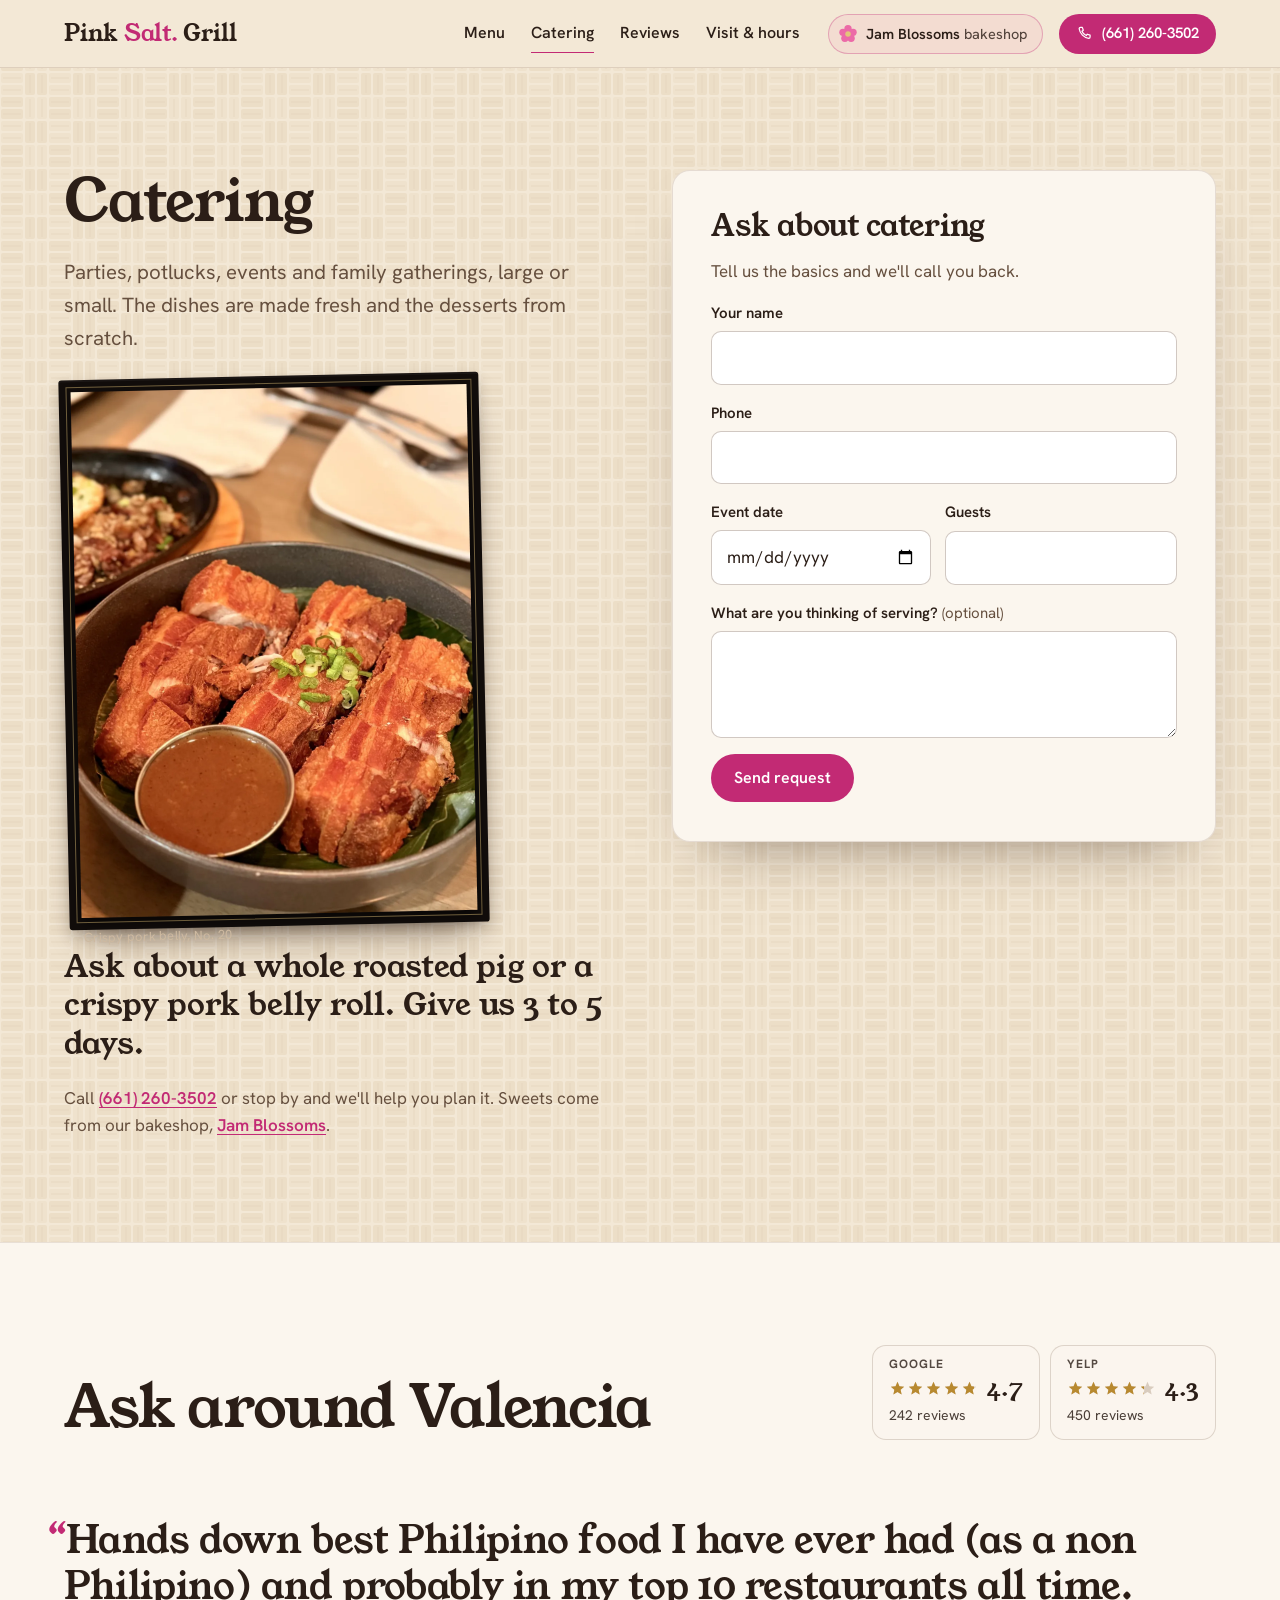
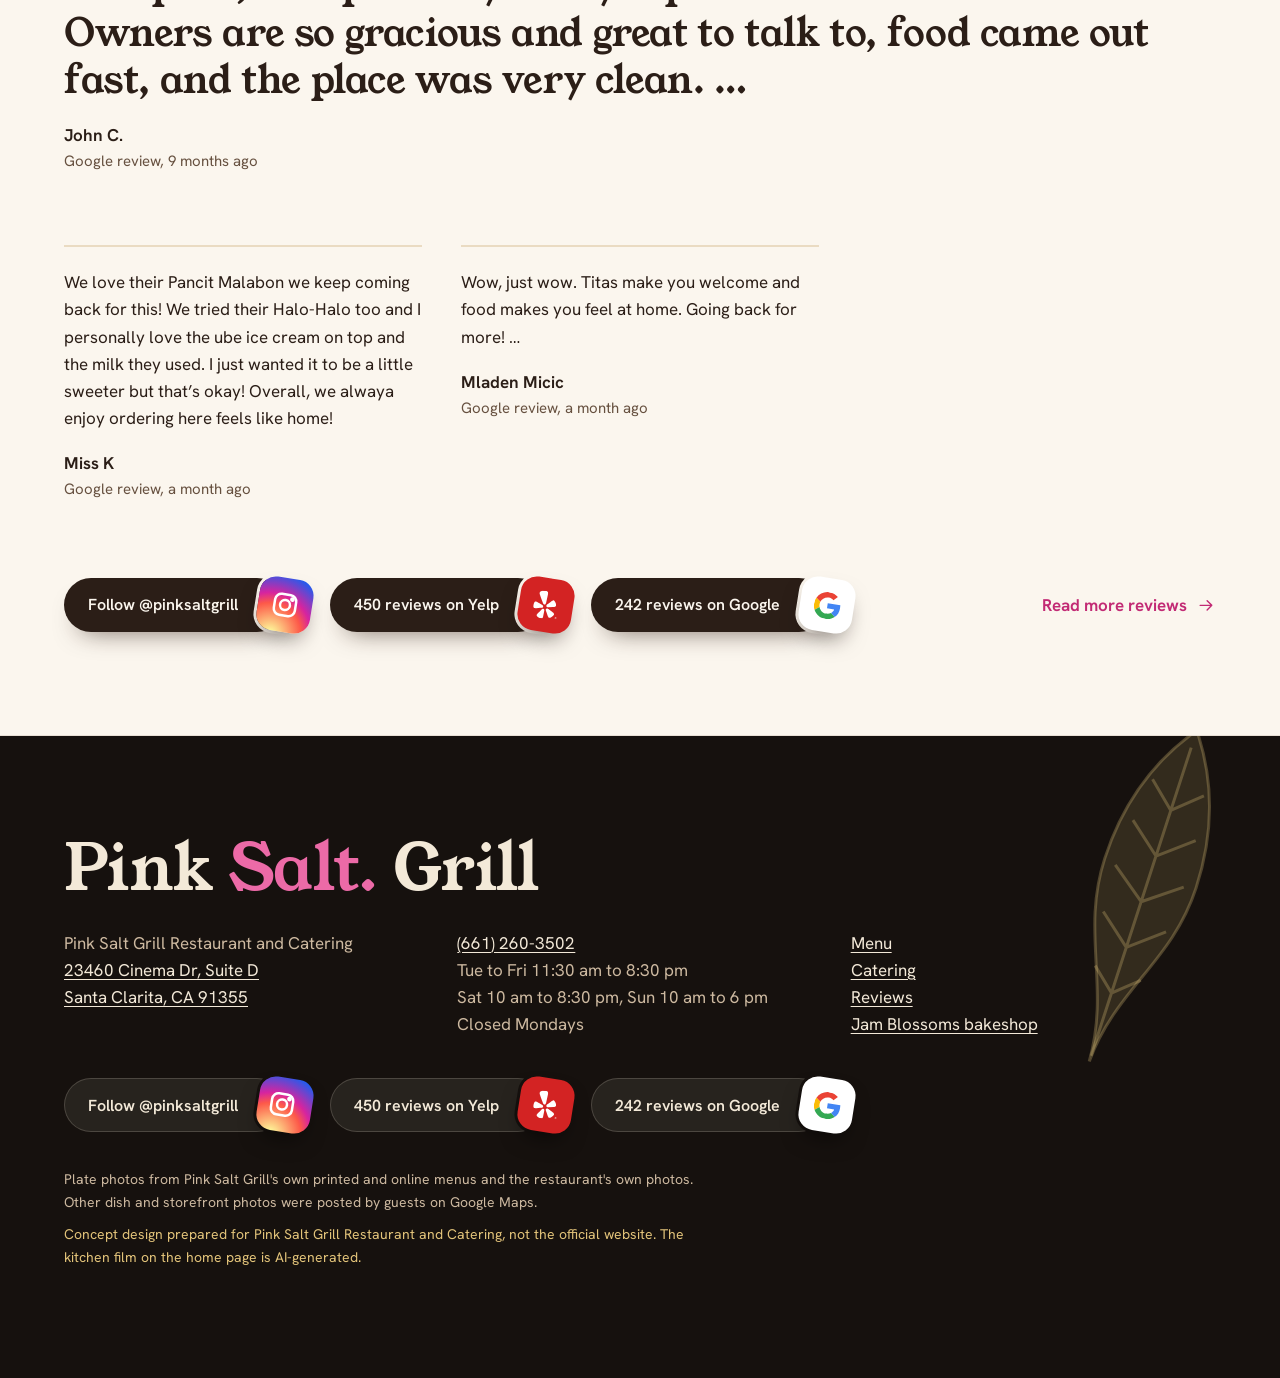
<file: catering/index.html>
<!doctype html>
<html lang="en">
<head>
<meta charset="utf-8">
<meta name="viewport" content="width=device-width, initial-scale=1">
<title>Catering | Pink Salt Grill, Filipino catering in Santa Clarita</title>
<meta name="description" content="Filipino catering for parties, potlucks and events in Santa Clarita. Whole roasted pig or crispy pork belly roll with 3 to 5 days' notice. (661) 260-3502.">
<meta name="robots" content="noindex, nofollow">
<link rel="canonical" href="https://aidentriunfante31-code.github.io/pink-salt-grill/catering/">
<meta name="theme-color" content="#f3e8d6">
<meta property="og:type" content="website">
<meta property="og:title" content="Catering | Pink Salt Grill, Filipino catering in Santa Clarita">
<meta property="og:description" content="Filipino catering for parties, potlucks and events in Santa Clarita. Whole roasted pig or crispy pork belly roll with 3 to 5 days' notice. (661) 260-3502.">
<meta property="og:url" content="https://aidentriunfante31-code.github.io/pink-salt-grill/catering/">
<meta property="og:image" content="https://aidentriunfante31-code.github.io/pink-salt-grill/assets/og.jpg">
<meta name="twitter:card" content="summary_large_image">
<link rel="icon" href="../assets/favicon.svg" type="image/svg+xml">
<link rel="preload" href="../assets/fonts/young-serif.woff2" as="font" type="font/woff2" crossorigin>
<link rel="preload" href="../assets/fonts/hanken-grotesk.woff2" as="font" type="font/woff2" crossorigin>
<link rel="stylesheet" href="../styles.css?v=4f2af2ec">
</head>
<body class="page-sub page-catering">
<svg class="sprite" aria-hidden="true" focusable="false">
  <symbol id="i-star" viewBox="0 0 24 24"><path d="M12 2.6l2.75 6.1 6.65.68-4.98 4.47 1.42 6.54L12 17.06l-5.84 3.33 1.42-6.54-4.98-4.47 6.65-.68z"/></symbol>
  <symbol id="i-phone" viewBox="0 0 24 24"><path d="M6.6 3.5h2.6l1.4 4.1-1.9 1.5a11 11 0 0 0 6.2 6.2l1.5-1.9 4.1 1.4v2.6a2 2 0 0 1-2 2A16.5 16.5 0 0 1 4.6 5.5a2 2 0 0 1 2-2z"/></symbol>
  <symbol id="i-pin" viewBox="0 0 24 24"><path d="M12 21.5s-6.5-6.1-6.5-11.2a6.5 6.5 0 0 1 13 0c0 5.1-6.5 11.2-6.5 11.2z"/><circle cx="12" cy="10.2" r="2.4"/></symbol>
  <symbol id="i-insta" viewBox="0 0 24 24"><rect x="3.5" y="3.5" width="17" height="17" rx="5"/><circle cx="12" cy="12" r="4"/><circle cx="17.2" cy="6.8" r=".9"/></symbol>
  <symbol id="i-yelp" viewBox="0 0 24 24"><path d="m7.6885 15.1415-3.6715.8483c-.3769.0871-.755.183-1.1452.155-.2611-.0188-.5122-.0414-.7606-.213a1.179 1.179 0 0 1-.331-.3594c-.3486-.5519-.3656-1.3661-.3697-2.0004a6.2874 6.2874 0 0 1 .3314-2.0642 1.857 1.857 0 0 1 .1073-.2474 2.3426 2.3426 0 0 1 .1255-.2165 2.4572 2.4572 0 0 1 .1563-.1975 1.1736 1.1736 0 0 1 .399-.2831 1.082 1.082 0 0 1 .4592-.0837c.2355.0016.5139.052.91.1734.0555.0191.1237.0382.1856.0572.3277.1013.7048.2404 1.1499.3987.6863.2404 1.3663.487 2.0463.7397l1.2117.4423c.2217.0807.4363.18.6412.297.174.0984.3273.2298.4512.387a1.217 1.217 0 0 1 .192.4309 1.2205 1.2205 0 0 1-.872 1.4522c-.0468.0151-.0852.0239-.1085.0293l-1.105.2553-.0031-.001zM18.8208 7.565a1.8506 1.8506 0 0 0-.2042-.1754 2.4082 2.4082 0 0 0-.2077-.1394 2.3607 2.3607 0 0 0-.2269-.109 1.1705 1.1705 0 0 0-.482-.0796 1.0862 1.0862 0 0 0-.4498.1263c-.2107.1048-.4388.2732-.742.5551-.042.0417-.0947.0886-.142.133-.2502.2351-.5286.5252-.8599.863a114.6363 114.6363 0 0 0-1.5166 1.5629l-.8962.9293a4.1897 4.1897 0 0 0-.4466.5483 1.541 1.541 0 0 0-.2364.5459 1.2199 1.2199 0 0 0 .0107.4518l.0046.02a1.218 1.218 0 0 0 1.4184.923 1.162 1.162 0 0 0 .1105-.0213l4.7781-1.104c.3766-.087.7587-.1667 1.097-.3631.2269-.1316.4428-.262.5909-.5252a1.1793 1.1793 0 0 0 .1405-.4683c.0733-.6512-.2668-1.3908-.5403-1.963a6.2792 6.2792 0 0 0-1.2001-1.7103zM8.9703.0754a8.6724 8.6724 0 0 0-.83.1564c-.2754.066-.548.1383-.8146.2236-.868.2844-2.0884.8063-2.295 1.8065-.1165.5655.1595 1.1439.3737 1.66.2595.6254.614 1.1889.9373 1.7777.8543 1.5545 1.7245 3.0993 2.5922 4.6457.259.4617.5416 1.0464 1.043 1.2856a1.058 1.058 0 0 0 .1013.0383c.2248.0851.4699.1016.7041.0471a4.3015 4.3015 0 0 0 .0418-.0097 1.2136 1.2136 0 0 0 .5658-.3397 1.1033 1.1033 0 0 0 .079-.0822c.3463-.435.3454-1.0833.3764-1.6134.1042-1.771.2139-3.5423.3009-5.3142.0332-.6712.1055-1.3333.0655-2.0096-.0328-.5579-.0368-1.1984-.3891-1.6563-.6218-.8073-1.9476-.741-2.8523-.6158zm2.084 15.9505a1.1053 1.1053 0 0 0-1.2306-.4145 1.1398 1.1398 0 0 0-.1526.0633 1.4806 1.4806 0 0 0-.2171.1354c-.1992.1475-.3668.3392-.5196.5315-.0386.049-.074.1143-.12.1562l-.7686 1.0573a113.9168 113.9168 0 0 0-1.2913 1.789c-.278.3895-.5184.7184-.7083 1.0094-.036.0547-.0734.116-.1075.1647-.2277.3522-.3566.6092-.4228.8381a1.0945 1.0945 0 0 0-.046.4721c.0211.1655.0768.3246.1635.467.046.0715.0957.1406.1487.207a2.334 2.334 0 0 0 .1754.1825 1.843 1.843 0 0 0 .2108.1732c.5304.369 1.1112.6342 1.722.8391a6.0958 6.0958 0 0 0 1.5716.3004c.091.0046.1821.0025.2728-.006a2.3878 2.3878 0 0 0 .2506-.0351 2.3862 2.3862 0 0 0 .2447-.071 1.1927 1.1927 0 0 0 .4175-.2658c.1127-.113.1994-.249.2541-.3989.0889-.2214.1473-.5026.1857-.92.0034-.0593.0118-.1305.0177-.1958.0304-.3463.0443-.7531.0666-1.2315.0375-.7357.067-1.4681.0903-2.2026 0 0 .0495-1.3053.0494-1.306.0113-.3008.002-.6342-.0814-.9336a1.396 1.396 0 0 0-.1756-.4054zm8.6754 2.0439c-.1605-.176-.3878-.3514-.7462-.5682-.0518-.0288-.1124-.0674-.1684-.1009-.2985-.1795-.658-.3684-1.078-.5965a120.7615 120.7615 0 0 0-1.9427-1.042l-1.1515-.6107c-.0597-.0175-.1203-.0607-.1766-.0878-.2212-.1058-.4558-.2045-.6992-.2498a1.4915 1.4915 0 0 0-.2545-.0265 1.1527 1.1527 0 0 0-.1648.01 1.1077 1.1077 0 0 0-.9227.9133 1.4186 1.4186 0 0 0 .0159.439c.0563.3065.1932.6096.3346.875l.615 1.1526c.3422.65.6884 1.2963 1.0435 1.9406.229.4202.4196.7799.5982 1.078.0338.056.0721.1163.1011.1682.2173.3584.392.584.569.7458.1146.1107.252.195.4026.247.1583.0525.326.071.4919.0546a2.368 2.368 0 0 0 .251-.0435c.0817-.022.1622-.048.241-.0784a1.863 1.863 0 0 0 .2475-.1143 6.1018 6.1018 0 0 0 1.2818-.9597c.4596-.4522.8659-.9454 1.182-1.51.044-.08.0819-.163.1138-.2483a2.49 2.49 0 0 0 .0773-.2411c.0186-.083.033-.1669.0429-.2513a1.188 1.188 0 0 0-.0565-.491 1.0933 1.0933 0 0 0-.248-.4041zm2.86 3.742a.8523.8523 0 0 1-.111.4236c-.074.132-.178.2377-.3115.3172a.8428.8428 0 0 1-.4385.119.847.847 0 0 1-.4373-.1179.8526.8526 0 0 1-.3125-.3171.8548.8548 0 0 1-.111-.4248c0-.1526.038-.2958.1143-.4294a.8405.8405 0 0 1 .315-.3159.849.849 0 0 1 .4315-.1156.8514.8514 0 0 1 .4294.1144.84.84 0 0 1 .316.3148.8494.8494 0 0 1 .1156.4317zm-.1202 0c0-.1328-.0332-.256-.0996-.3698s-.1564-.2038-.2702-.2702a.7125.7125 0 0 0-.371-.1007.7204.7204 0 0 0-.3698.0996.7487.7487 0 0 0-.2713.2702.7181.7181 0 0 0-.0996.3709c0 .132.0332.2557.0996.371a.7355.7355 0 0 0 .2713.2713.7354.7354 0 0 0 .3698.0985.7205.7205 0 0 0 .3698-.0996.7423.7423 0 0 0 .2702-.2691.7186.7186 0 0 0 .1008-.3721zm-.577.0584.2724.4522h-.1922l-.237-.4052h-.1546v.4052h-.1695v-1.02h.2988c.1268 0 .2195.0247.2783.0744.0595.0496.0892.1252.0892.2267a.2785.2785 0 0 1-.0492.1625c-.032.0466-.0775.0813-.1362.1042zm-.0412-.1408a.1532.1532 0 0 0 .056-.1214c0-.0573-.0164-.0981-.0491-.1225-.0329-.0251-.0847-.0377-.1557-.0377h-.1214v.3285h.1237c.061 0 .1098-.0157.1465-.047z"/></symbol>
  <symbol id="i-google" viewBox="0 0 48 48"><path fill="#EA4335" d="M24 9.5c3.54 0 6.71 1.22 9.21 3.6l6.85-6.85C35.9 2.38 30.47 0 24 0 14.62 0 6.51 5.38 2.56 13.22l7.98 6.19C12.43 13.72 17.74 9.5 24 9.5z"/><path fill="#4285F4" d="M46.98 24.55c0-1.57-.15-3.09-.38-4.55H24v9.02h12.94c-.58 2.96-2.26 5.48-4.78 7.18l7.73 6c4.51-4.18 7.09-10.36 7.09-17.65z"/><path fill="#FBBC05" d="M10.53 28.59c-.48-1.45-.76-2.99-.76-4.59s.27-3.14.76-4.59l-7.98-6.19C.92 16.46 0 20.12 0 24c0 3.88.92 7.54 2.56 10.78l7.97-6.19z"/><path fill="#34A853" d="M24 48c6.48 0 11.93-2.13 15.89-5.81l-7.73-6c-2.15 1.45-4.92 2.3-8.16 2.3-6.26 0-11.57-4.22-13.47-9.91l-7.98 6.19C6.51 42.62 14.62 48 24 48z"/></symbol>
  <symbol id="i-arrow" viewBox="0 0 24 24"><path d="M4 12h15M13 6l6 6-6 6"/></symbol>
  <symbol id="i-blossom" viewBox="0 0 24 24"><g fill="#ec6aa7" stroke="none"><circle cx="12" cy="6.2" r="4"/><circle cx="17.5" cy="10.2" r="4"/><circle cx="15.4" cy="16.7" r="4"/><circle cx="8.6" cy="16.7" r="4"/><circle cx="6.5" cy="10.2" r="4"/></g><circle cx="12" cy="12" r="3" fill="#e3c47a" stroke="none"/></symbol>
  <symbol id="i-leaf" viewBox="0 0 40 120"><path d="M20 118C19 92 4 78 4 52S14 10 20 2c6 8 16 24 16 50s-15 40-16 66z"/><path class="vein" fill="none" stroke-width="1" d="M20 116V8M20 30l-9-8M20 30l9-8M20 46l-11-9M20 46l11-9M20 62l-12-9M20 62l12-9M20 78l-11-9M20 78l11-9M20 94l-8-7M20 94l8-7"/></symbol>
  <symbol id="i-lamp" viewBox="0 0 120 230"><path class="cord" d="M60 0v104" fill="none" stroke="#4a3a2e" stroke-width="1.4"/><path class="cap" d="M50 104h20v8H50z" fill="#3a2c22"/><path class="drum" d="M22 116c0-6 76-6 76 0v70c0 9-76 9-76 0z" fill="#c59253"/><path class="weave" fill="none" stroke="#7a4f26" stroke-width="1.3" opacity="0.8" d="M22 126c25 7 51 7 76 0M22 140c25 7 51 7 76 0M22 154c25 7 51 7 76 0M22 168c25 7 51 7 76 0M22 182c25 7 51 7 76 0M30 113l12 80M44 111l10 84M58 110l6 85M72 111l2 84M86 113l-4 82M96 116l-10 78M30 192l12-78M44 194l10-82M58 195l6-84M72 194l2-82M86 192l-4-78"/><ellipse class="mouth" cx="60" cy="190" rx="38" ry="6" fill="#ffe0a6"/></symbol>
</svg>
<a class="skip" href="#main">Skip to content</a>
<header class="top" data-top>
  <a class="mark" href="../" aria-label="Pink Salt Grill home">Pink <span>Salt.</span> Grill</a>
  <nav class="nav" aria-label="Pages">
    <a href="../menu/" data-anchor="#menu">Menu</a>
    <a href="../catering/" data-anchor="#catering" aria-current="page">Catering</a>
    <a href="../reviews/" data-anchor="#reviews">Reviews</a>
    <a href="../visit/" data-anchor="#visit">Visit &amp; hours</a>
  </nav>
  <a class="jam" href="https://jamblossoms.com/collections" rel="noopener" target="_blank"><svg class="jam-ic" aria-hidden="true"><use href="#i-blossom"/></svg><span>Jam Blossoms<span class="jam-s"> bakeshop</span></span></a>
  <a class="btn btn-call btn-sm" href="tel:+16612603502" aria-label="Call (661) 260-3502"><svg class="ic" aria-hidden="true"><use href="#i-phone"/></svg><span>(661) 260-3502</span></a>
</header>
<main id="main">
<section class="catering" id="catering" aria-labelledby="cat-h">
  <div class="cat-copy">
    <h1 id="cat-h">Catering</h1>
    <p class="lead">Parties, potlucks, events and family gatherings, large or small. The dishes are made fresh and the desserts from scratch.</p>
    <figure class="frame cat-photo"><img src="../assets/img/lechon-kawali.webp" width="1100" height="1466" alt="Crispy pork belly, lechon kawali, with dipping sauce" loading="lazy"><figcaption>Crispy pork belly, No. 20</figcaption></figure>
    <p class="big">Ask about a whole roasted pig or a crispy pork belly roll. Give us 3 to 5 days.</p>
    <p>Call <a href="tel:+16612603502">(661) 260-3502</a> or stop by and we'll help you plan it. Sweets come from our bakeshop, <a href="https://jamblossoms.com/collections" rel="noopener" target="_blank">Jam Blossoms</a>.</p>
  </div>
  <form class="cat-form" novalidate aria-labelledby="form-hh1">
    <h3 id="form-hh1">Ask about catering</h3>
    <p class="form-note">Tell us the basics and we'll call you back.</p>
    <div class="field"><label for="f-nameh1">Your name</label><input id="f-nameh1" name="name" autocomplete="name" required aria-describedby="e-nameh1"><p class="err" id="e-nameh1" aria-live="polite"></p></div>
    <div class="field"><label for="f-phoneh1">Phone</label><input id="f-phoneh1" name="phone" type="tel" autocomplete="tel" inputmode="tel" required aria-describedby="e-phoneh1"><p class="err" id="e-phoneh1" aria-live="polite"></p></div>
    <div class="row2">
      <div class="field"><label for="f-dateh1">Event date</label><input id="f-dateh1" name="date" type="date" aria-describedby="e-dateh1"><p class="err" id="e-dateh1" aria-live="polite"></p></div>
      <div class="field"><label for="f-guestsh1">Guests</label><input id="f-guestsh1" name="guests" type="number" min="1" inputmode="numeric" aria-describedby="e-guestsh1"><p class="err" id="e-guestsh1" aria-live="polite"></p></div>
    </div>
    <div class="field"><label for="f-notesh1">What are you thinking of serving? <span class="opt">(optional)</span></label><textarea id="f-notesh1" name="notes" rows="3"></textarea></div>
    <div class="trap" aria-hidden="true"><label for="f-companyh1">Company website</label><input id="f-companyh1" name="company_website" tabindex="-1" autocomplete="off"></div>
    <button class="btn btn-call" type="submit">Send request</button>
    <div class="receipt" role="status" aria-live="polite" hidden>
      <p class="r-h">Got it, thank you!</p>
      <p data-receipt></p>
      <p class="r-s">This is a concept site, so nothing was sent. On the real site this goes straight to the restaurant.</p>
    </div>
  </form>
</section><section class="voices" id="reviews" aria-labelledby="rev-hh2">
  <div class="voices-head"><h2 id="rev-hh2">Ask around Valencia</h2><ul class="proof"><li><a href="https://www.google.com/maps/place/Pink+Salt+Grill+Restaurant+and+Catering/@34.4193808,-118.5466082,17z/data=!4m8!3m7!1s0x80c28712c08f4477:0x2853ff597dd0a924!8m2!3d34.4193808!4d-118.5466082!9m1!1b1" rel="noopener" target="_blank"><span class="pf-src">Google</span><span class="rstars" style="--fill:94.0%" aria-hidden="true"><span class="rs-bg"><svg><use href="#i-star"/></svg><svg><use href="#i-star"/></svg><svg><use href="#i-star"/></svg><svg><use href="#i-star"/></svg><svg><use href="#i-star"/></svg></span><span class="rs-fg"><svg><use href="#i-star"/></svg><svg><use href="#i-star"/></svg><svg><use href="#i-star"/></svg><svg><use href="#i-star"/></svg><svg><use href="#i-star"/></svg></span></span><span class="pf-n">4.7</span><span class="pf-c">242 reviews</span></a></li><li><a href="https://www.yelp.com/biz/pink-salt-grill-santa-clarita" rel="noopener" target="_blank"><span class="pf-src">Yelp</span><span class="rstars" style="--fill:86.0%" aria-hidden="true"><span class="rs-bg"><svg><use href="#i-star"/></svg><svg><use href="#i-star"/></svg><svg><use href="#i-star"/></svg><svg><use href="#i-star"/></svg><svg><use href="#i-star"/></svg></span><span class="rs-fg"><svg><use href="#i-star"/></svg><svg><use href="#i-star"/></svg><svg><use href="#i-star"/></svg><svg><use href="#i-star"/></svg><svg><use href="#i-star"/></svg></span></span><span class="pf-n">4.3</span><span class="pf-c">450 reviews</span></a></li></ul></div>
  <figure class="pull">
    <blockquote><p>Hands down best Philipino food I have ever had (as a non Philipino) and probably in my top 10 restaurants all time. Owners are so gracious and great to talk to, food came out fast, and the place was very clean. …</p></blockquote>
    <figcaption>John C. <span>Google review, 9 months ago</span></figcaption>
  </figure>
  <div class="quotes"><figure class="q"><blockquote><p>We love their Pancit Malabon we keep coming back for this! We tried their Halo-Halo too and I personally love the ube ice cream on top and the milk they used. I just wanted it to be a little sweeter but that’s okay! Overall, we alwaya enjoy ordering here feels like home!</p></blockquote><figcaption>Miss K <span>Google review, a month ago</span></figcaption></figure><figure class="q"><blockquote><p>Wow, just wow. Titas make you welcome and food makes you feel at home. Going back for more! …</p></blockquote><figcaption>Mladen Micic <span>Google review, a month ago</span></figcaption></figure></div>
  <div class="voices-foot"><div class="socials"><a class="social sc-insta" href="https://www.instagram.com/pinksaltgrill/" rel="noopener" target="_blank"><span class="sc-t">Follow @pinksaltgrill</span><span class="sc-logo" aria-hidden="true"><svg class="ic"><use href="#i-insta"/></svg></span></a><a class="social sc-yelp" href="https://www.yelp.com/biz/pink-salt-grill-santa-clarita" rel="noopener" target="_blank"><span class="sc-t">450 reviews on Yelp</span><span class="sc-logo" aria-hidden="true"><svg><use href="#i-yelp"/></svg></span></a><a class="social sc-google" href="https://www.google.com/maps/place/Pink+Salt+Grill+Restaurant+and+Catering/@34.4193808,-118.5466082,17z/data=!4m8!3m7!1s0x80c28712c08f4477:0x2853ff597dd0a924!8m2!3d34.4193808!4d-118.5466082!9m1!1b1" rel="noopener" target="_blank"><span class="sc-t">242 reviews on Google</span><span class="sc-logo" aria-hidden="true"><svg><use href="#i-google"/></svg></span></a></div><a class="more" href="../reviews/">Read more reviews <svg class="ic" aria-hidden="true"><use href="#i-arrow"/></svg></a></div>
</section>
</main>
<footer class="foot" data-dark>
  <svg class="foot-leaf" aria-hidden="true"><use href="#i-leaf"/></svg>
  <p class="mark mark-lg">Pink <span>Salt.</span> Grill</p>
  <div class="foot-cols">
    <p>Pink Salt Grill Restaurant and Catering<br><a href="https://www.google.com/maps/dir/?api=1&amp;destination=Pink+Salt+Grill+Restaurant+and+Catering+23460+Cinema+Dr+Santa+Clarita+CA+91355" rel="noopener" target="_blank">23460 Cinema Dr, Suite D<br>Santa Clarita, CA 91355</a></p>
    <p><a href="tel:+16612603502">(661) 260-3502</a><br>Tue to Fri 11:30 am to 8:30 pm<br>Sat 10 am to 8:30 pm, Sun 10 am to 6 pm<br>Closed Mondays</p>
    <p><a href="../menu/">Menu</a><br><a href="../catering/">Catering</a><br><a href="../reviews/">Reviews</a><br><a href="https://jamblossoms.com/collections" rel="noopener" target="_blank">Jam Blossoms bakeshop</a></p>
  </div>
  <div class="socials"><a class="social sc-insta" href="https://www.instagram.com/pinksaltgrill/" rel="noopener" target="_blank"><span class="sc-t">Follow @pinksaltgrill</span><span class="sc-logo" aria-hidden="true"><svg class="ic"><use href="#i-insta"/></svg></span></a><a class="social sc-yelp" href="https://www.yelp.com/biz/pink-salt-grill-santa-clarita" rel="noopener" target="_blank"><span class="sc-t">450 reviews on Yelp</span><span class="sc-logo" aria-hidden="true"><svg><use href="#i-yelp"/></svg></span></a><a class="social sc-google" href="https://www.google.com/maps/place/Pink+Salt+Grill+Restaurant+and+Catering/@34.4193808,-118.5466082,17z/data=!4m8!3m7!1s0x80c28712c08f4477:0x2853ff597dd0a924!8m2!3d34.4193808!4d-118.5466082!9m1!1b1" rel="noopener" target="_blank"><span class="sc-t">242 reviews on Google</span><span class="sc-logo" aria-hidden="true"><svg><use href="#i-google"/></svg></span></a></div>
  <p class="credits">Plate photos from Pink Salt Grill's own printed and online menus and the restaurant's own photos. Other dish and storefront photos were posted by guests on Google Maps.</p>
  <p class="concept">Concept design prepared for Pink Salt Grill Restaurant and Catering, not the official website. The kitchen film on the home page is AI-generated.</p>
</footer>
<nav class="callbar" aria-label="Quick actions">
  <a href="tel:+16612603502"><svg class="ic" aria-hidden="true"><use href="#i-phone"/></svg>Call</a>
  <a href="https://www.google.com/maps/dir/?api=1&amp;destination=Pink+Salt+Grill+Restaurant+and+Catering+23460+Cinema+Dr+Santa+Clarita+CA+91355" rel="noopener" target="_blank"><svg class="ic" aria-hidden="true"><use href="#i-pin"/></svg>Directions</a>
  <a href="../menu/" data-anchor="#menu">Menu</a>
</nav>
<script src="../app.js?v=7ea94180" defer></script>
</body>
</html>
</file>
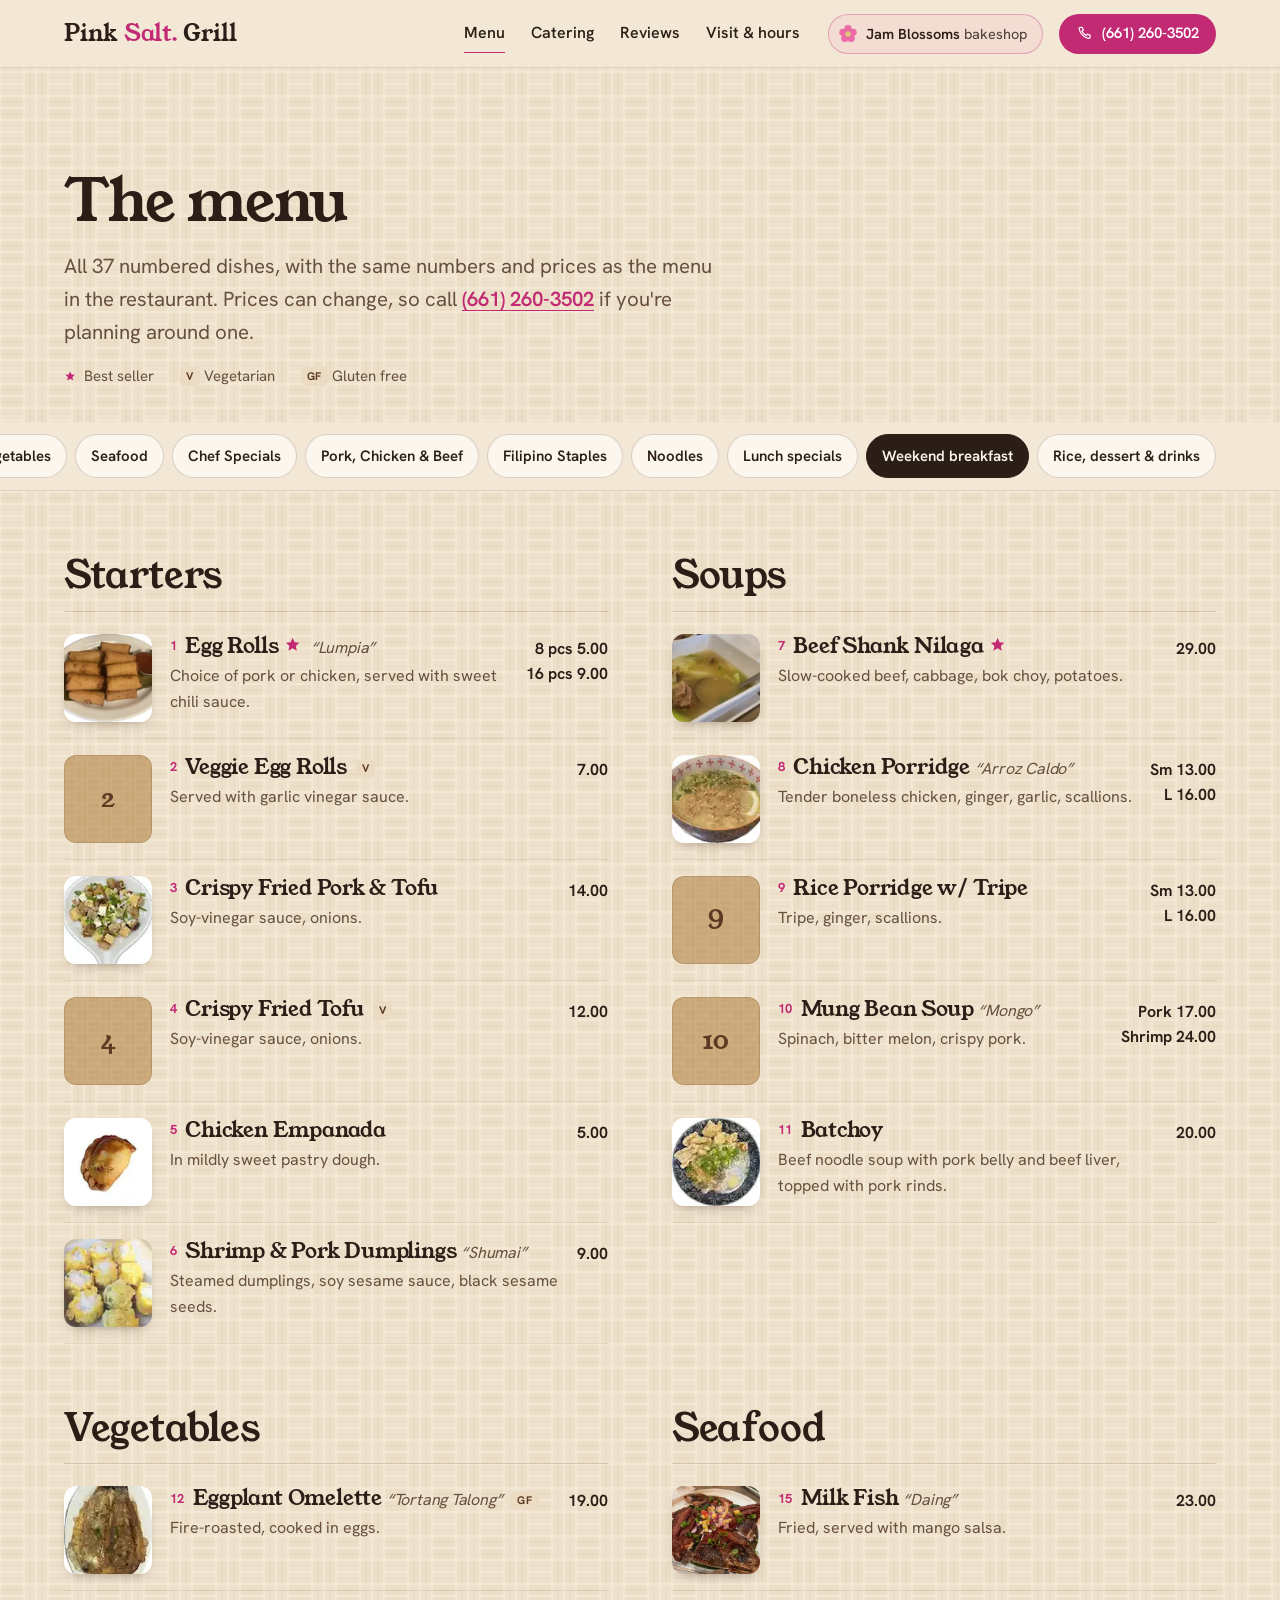
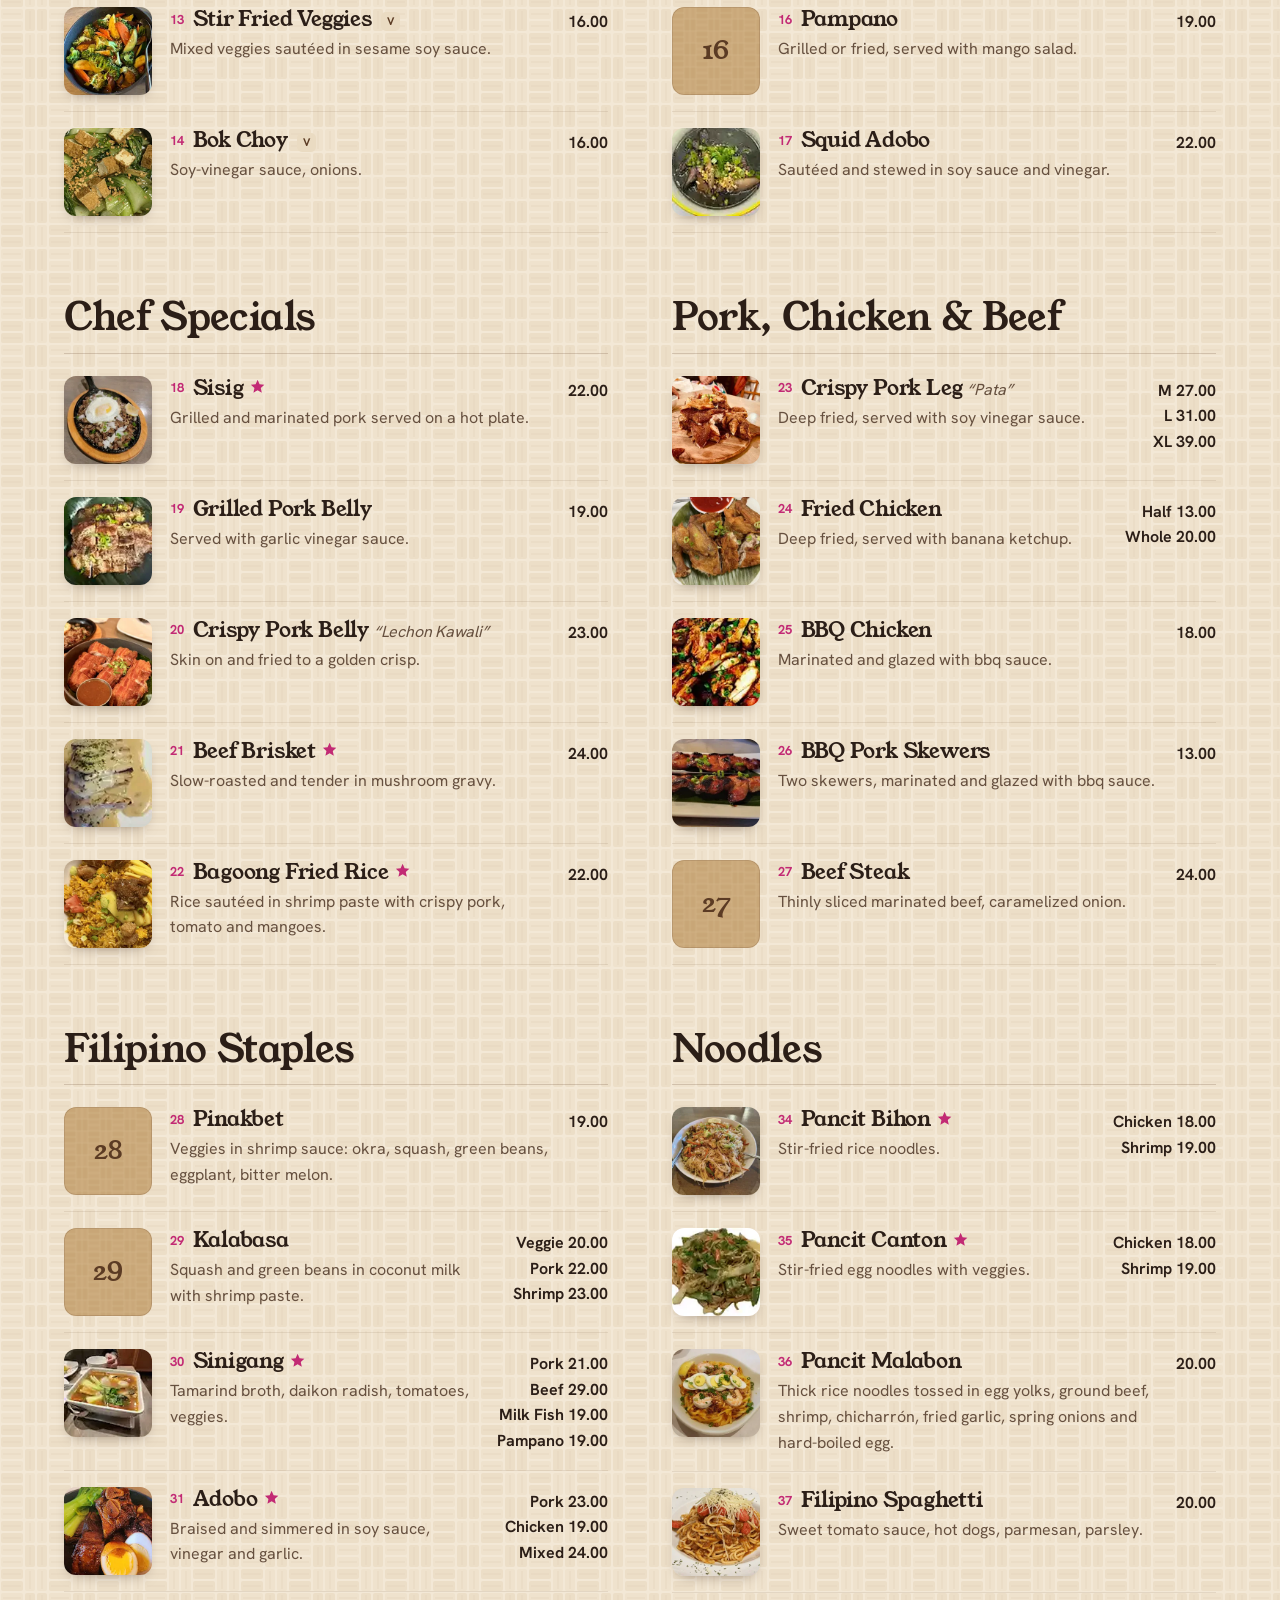
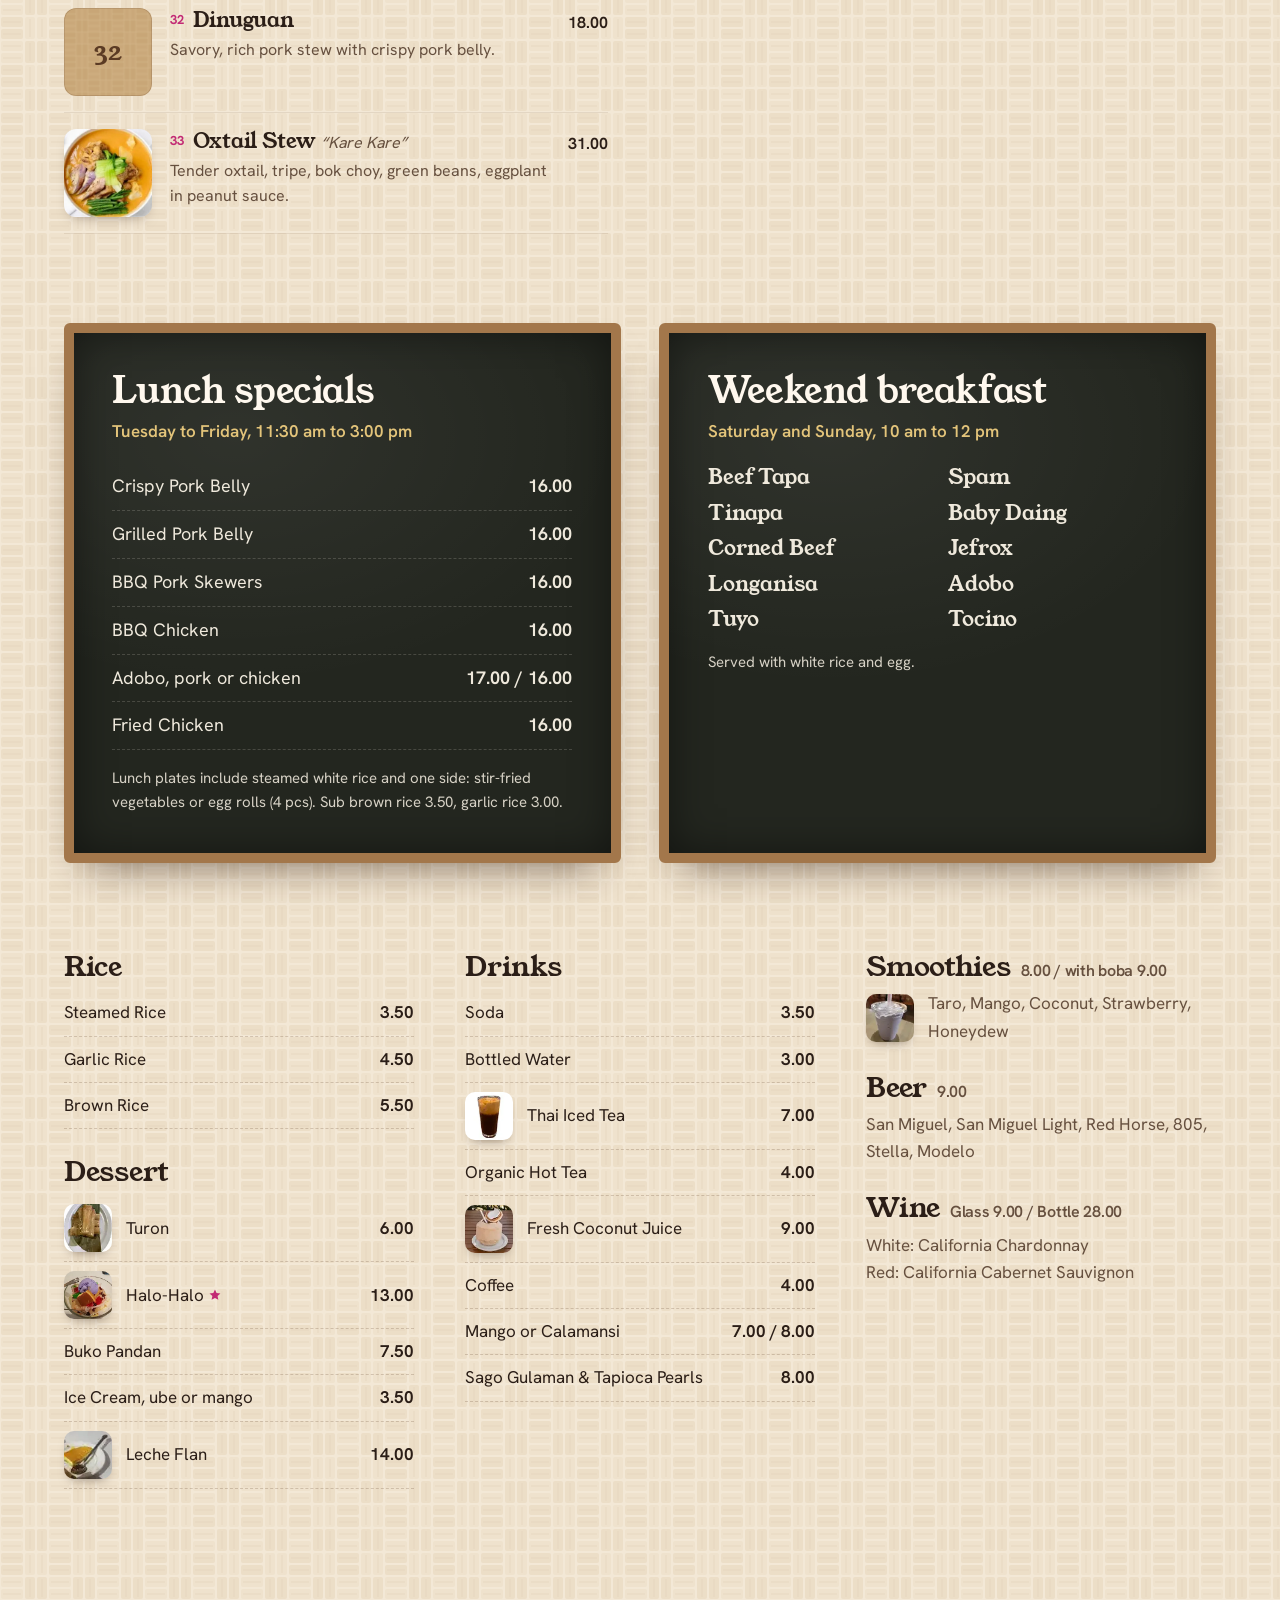
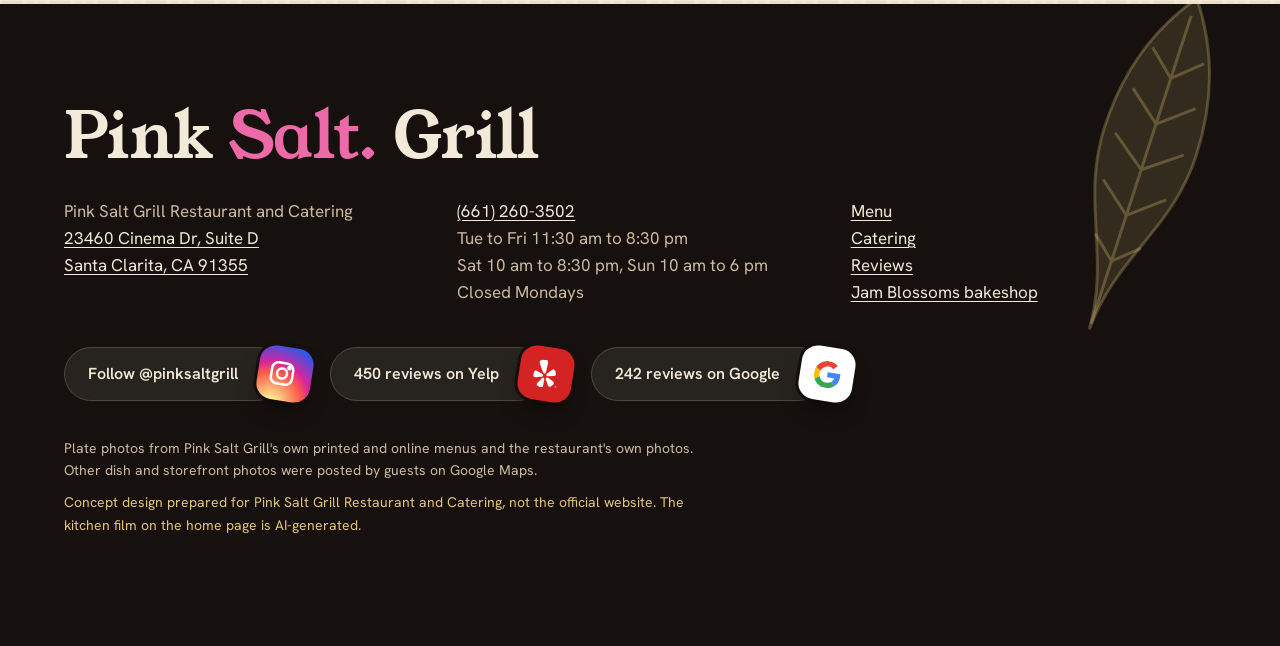
<file: menu/index.html>
<!doctype html>
<html lang="en">
<head>
<meta charset="utf-8">
<meta name="viewport" content="width=device-width, initial-scale=1">
<title>Menu | Pink Salt Grill, Filipino food in Valencia, CA</title>
<meta name="description" content="The full Pink Salt Grill menu with photos: sisig, adobo, sinigang, kare kare, pancit, lunch specials, weekend breakfast and halo-halo.">
<meta name="robots" content="noindex, nofollow">
<link rel="canonical" href="https://aidentriunfante31-code.github.io/pink-salt-grill/menu/">
<meta name="theme-color" content="#f3e8d6">
<meta property="og:type" content="website">
<meta property="og:title" content="Menu | Pink Salt Grill, Filipino food in Valencia, CA">
<meta property="og:description" content="The full Pink Salt Grill menu with photos: sisig, adobo, sinigang, kare kare, pancit, lunch specials, weekend breakfast and halo-halo.">
<meta property="og:url" content="https://aidentriunfante31-code.github.io/pink-salt-grill/menu/">
<meta property="og:image" content="https://aidentriunfante31-code.github.io/pink-salt-grill/assets/og.jpg">
<meta name="twitter:card" content="summary_large_image">
<link rel="icon" href="../assets/favicon.svg" type="image/svg+xml">
<link rel="preload" href="../assets/fonts/young-serif.woff2" as="font" type="font/woff2" crossorigin>
<link rel="preload" href="../assets/fonts/hanken-grotesk.woff2" as="font" type="font/woff2" crossorigin>
<link rel="stylesheet" href="../styles.css?v=4f2af2ec">
</head>
<body class="page-sub page-menu">
<svg class="sprite" aria-hidden="true" focusable="false">
  <symbol id="i-star" viewBox="0 0 24 24"><path d="M12 2.6l2.75 6.1 6.65.68-4.98 4.47 1.42 6.54L12 17.06l-5.84 3.33 1.42-6.54-4.98-4.47 6.65-.68z"/></symbol>
  <symbol id="i-phone" viewBox="0 0 24 24"><path d="M6.6 3.5h2.6l1.4 4.1-1.9 1.5a11 11 0 0 0 6.2 6.2l1.5-1.9 4.1 1.4v2.6a2 2 0 0 1-2 2A16.5 16.5 0 0 1 4.6 5.5a2 2 0 0 1 2-2z"/></symbol>
  <symbol id="i-pin" viewBox="0 0 24 24"><path d="M12 21.5s-6.5-6.1-6.5-11.2a6.5 6.5 0 0 1 13 0c0 5.1-6.5 11.2-6.5 11.2z"/><circle cx="12" cy="10.2" r="2.4"/></symbol>
  <symbol id="i-insta" viewBox="0 0 24 24"><rect x="3.5" y="3.5" width="17" height="17" rx="5"/><circle cx="12" cy="12" r="4"/><circle cx="17.2" cy="6.8" r=".9"/></symbol>
  <symbol id="i-yelp" viewBox="0 0 24 24"><path d="m7.6885 15.1415-3.6715.8483c-.3769.0871-.755.183-1.1452.155-.2611-.0188-.5122-.0414-.7606-.213a1.179 1.179 0 0 1-.331-.3594c-.3486-.5519-.3656-1.3661-.3697-2.0004a6.2874 6.2874 0 0 1 .3314-2.0642 1.857 1.857 0 0 1 .1073-.2474 2.3426 2.3426 0 0 1 .1255-.2165 2.4572 2.4572 0 0 1 .1563-.1975 1.1736 1.1736 0 0 1 .399-.2831 1.082 1.082 0 0 1 .4592-.0837c.2355.0016.5139.052.91.1734.0555.0191.1237.0382.1856.0572.3277.1013.7048.2404 1.1499.3987.6863.2404 1.3663.487 2.0463.7397l1.2117.4423c.2217.0807.4363.18.6412.297.174.0984.3273.2298.4512.387a1.217 1.217 0 0 1 .192.4309 1.2205 1.2205 0 0 1-.872 1.4522c-.0468.0151-.0852.0239-.1085.0293l-1.105.2553-.0031-.001zM18.8208 7.565a1.8506 1.8506 0 0 0-.2042-.1754 2.4082 2.4082 0 0 0-.2077-.1394 2.3607 2.3607 0 0 0-.2269-.109 1.1705 1.1705 0 0 0-.482-.0796 1.0862 1.0862 0 0 0-.4498.1263c-.2107.1048-.4388.2732-.742.5551-.042.0417-.0947.0886-.142.133-.2502.2351-.5286.5252-.8599.863a114.6363 114.6363 0 0 0-1.5166 1.5629l-.8962.9293a4.1897 4.1897 0 0 0-.4466.5483 1.541 1.541 0 0 0-.2364.5459 1.2199 1.2199 0 0 0 .0107.4518l.0046.02a1.218 1.218 0 0 0 1.4184.923 1.162 1.162 0 0 0 .1105-.0213l4.7781-1.104c.3766-.087.7587-.1667 1.097-.3631.2269-.1316.4428-.262.5909-.5252a1.1793 1.1793 0 0 0 .1405-.4683c.0733-.6512-.2668-1.3908-.5403-1.963a6.2792 6.2792 0 0 0-1.2001-1.7103zM8.9703.0754a8.6724 8.6724 0 0 0-.83.1564c-.2754.066-.548.1383-.8146.2236-.868.2844-2.0884.8063-2.295 1.8065-.1165.5655.1595 1.1439.3737 1.66.2595.6254.614 1.1889.9373 1.7777.8543 1.5545 1.7245 3.0993 2.5922 4.6457.259.4617.5416 1.0464 1.043 1.2856a1.058 1.058 0 0 0 .1013.0383c.2248.0851.4699.1016.7041.0471a4.3015 4.3015 0 0 0 .0418-.0097 1.2136 1.2136 0 0 0 .5658-.3397 1.1033 1.1033 0 0 0 .079-.0822c.3463-.435.3454-1.0833.3764-1.6134.1042-1.771.2139-3.5423.3009-5.3142.0332-.6712.1055-1.3333.0655-2.0096-.0328-.5579-.0368-1.1984-.3891-1.6563-.6218-.8073-1.9476-.741-2.8523-.6158zm2.084 15.9505a1.1053 1.1053 0 0 0-1.2306-.4145 1.1398 1.1398 0 0 0-.1526.0633 1.4806 1.4806 0 0 0-.2171.1354c-.1992.1475-.3668.3392-.5196.5315-.0386.049-.074.1143-.12.1562l-.7686 1.0573a113.9168 113.9168 0 0 0-1.2913 1.789c-.278.3895-.5184.7184-.7083 1.0094-.036.0547-.0734.116-.1075.1647-.2277.3522-.3566.6092-.4228.8381a1.0945 1.0945 0 0 0-.046.4721c.0211.1655.0768.3246.1635.467.046.0715.0957.1406.1487.207a2.334 2.334 0 0 0 .1754.1825 1.843 1.843 0 0 0 .2108.1732c.5304.369 1.1112.6342 1.722.8391a6.0958 6.0958 0 0 0 1.5716.3004c.091.0046.1821.0025.2728-.006a2.3878 2.3878 0 0 0 .2506-.0351 2.3862 2.3862 0 0 0 .2447-.071 1.1927 1.1927 0 0 0 .4175-.2658c.1127-.113.1994-.249.2541-.3989.0889-.2214.1473-.5026.1857-.92.0034-.0593.0118-.1305.0177-.1958.0304-.3463.0443-.7531.0666-1.2315.0375-.7357.067-1.4681.0903-2.2026 0 0 .0495-1.3053.0494-1.306.0113-.3008.002-.6342-.0814-.9336a1.396 1.396 0 0 0-.1756-.4054zm8.6754 2.0439c-.1605-.176-.3878-.3514-.7462-.5682-.0518-.0288-.1124-.0674-.1684-.1009-.2985-.1795-.658-.3684-1.078-.5965a120.7615 120.7615 0 0 0-1.9427-1.042l-1.1515-.6107c-.0597-.0175-.1203-.0607-.1766-.0878-.2212-.1058-.4558-.2045-.6992-.2498a1.4915 1.4915 0 0 0-.2545-.0265 1.1527 1.1527 0 0 0-.1648.01 1.1077 1.1077 0 0 0-.9227.9133 1.4186 1.4186 0 0 0 .0159.439c.0563.3065.1932.6096.3346.875l.615 1.1526c.3422.65.6884 1.2963 1.0435 1.9406.229.4202.4196.7799.5982 1.078.0338.056.0721.1163.1011.1682.2173.3584.392.584.569.7458.1146.1107.252.195.4026.247.1583.0525.326.071.4919.0546a2.368 2.368 0 0 0 .251-.0435c.0817-.022.1622-.048.241-.0784a1.863 1.863 0 0 0 .2475-.1143 6.1018 6.1018 0 0 0 1.2818-.9597c.4596-.4522.8659-.9454 1.182-1.51.044-.08.0819-.163.1138-.2483a2.49 2.49 0 0 0 .0773-.2411c.0186-.083.033-.1669.0429-.2513a1.188 1.188 0 0 0-.0565-.491 1.0933 1.0933 0 0 0-.248-.4041zm2.86 3.742a.8523.8523 0 0 1-.111.4236c-.074.132-.178.2377-.3115.3172a.8428.8428 0 0 1-.4385.119.847.847 0 0 1-.4373-.1179.8526.8526 0 0 1-.3125-.3171.8548.8548 0 0 1-.111-.4248c0-.1526.038-.2958.1143-.4294a.8405.8405 0 0 1 .315-.3159.849.849 0 0 1 .4315-.1156.8514.8514 0 0 1 .4294.1144.84.84 0 0 1 .316.3148.8494.8494 0 0 1 .1156.4317zm-.1202 0c0-.1328-.0332-.256-.0996-.3698s-.1564-.2038-.2702-.2702a.7125.7125 0 0 0-.371-.1007.7204.7204 0 0 0-.3698.0996.7487.7487 0 0 0-.2713.2702.7181.7181 0 0 0-.0996.3709c0 .132.0332.2557.0996.371a.7355.7355 0 0 0 .2713.2713.7354.7354 0 0 0 .3698.0985.7205.7205 0 0 0 .3698-.0996.7423.7423 0 0 0 .2702-.2691.7186.7186 0 0 0 .1008-.3721zm-.577.0584.2724.4522h-.1922l-.237-.4052h-.1546v.4052h-.1695v-1.02h.2988c.1268 0 .2195.0247.2783.0744.0595.0496.0892.1252.0892.2267a.2785.2785 0 0 1-.0492.1625c-.032.0466-.0775.0813-.1362.1042zm-.0412-.1408a.1532.1532 0 0 0 .056-.1214c0-.0573-.0164-.0981-.0491-.1225-.0329-.0251-.0847-.0377-.1557-.0377h-.1214v.3285h.1237c.061 0 .1098-.0157.1465-.047z"/></symbol>
  <symbol id="i-google" viewBox="0 0 48 48"><path fill="#EA4335" d="M24 9.5c3.54 0 6.71 1.22 9.21 3.6l6.85-6.85C35.9 2.38 30.47 0 24 0 14.62 0 6.51 5.38 2.56 13.22l7.98 6.19C12.43 13.72 17.74 9.5 24 9.5z"/><path fill="#4285F4" d="M46.98 24.55c0-1.57-.15-3.09-.38-4.55H24v9.02h12.94c-.58 2.96-2.26 5.48-4.78 7.18l7.73 6c4.51-4.18 7.09-10.36 7.09-17.65z"/><path fill="#FBBC05" d="M10.53 28.59c-.48-1.45-.76-2.99-.76-4.59s.27-3.14.76-4.59l-7.98-6.19C.92 16.46 0 20.12 0 24c0 3.88.92 7.54 2.56 10.78l7.97-6.19z"/><path fill="#34A853" d="M24 48c6.48 0 11.93-2.13 15.89-5.81l-7.73-6c-2.15 1.45-4.92 2.3-8.16 2.3-6.26 0-11.57-4.22-13.47-9.91l-7.98 6.19C6.51 42.62 14.62 48 24 48z"/></symbol>
  <symbol id="i-arrow" viewBox="0 0 24 24"><path d="M4 12h15M13 6l6 6-6 6"/></symbol>
  <symbol id="i-blossom" viewBox="0 0 24 24"><g fill="#ec6aa7" stroke="none"><circle cx="12" cy="6.2" r="4"/><circle cx="17.5" cy="10.2" r="4"/><circle cx="15.4" cy="16.7" r="4"/><circle cx="8.6" cy="16.7" r="4"/><circle cx="6.5" cy="10.2" r="4"/></g><circle cx="12" cy="12" r="3" fill="#e3c47a" stroke="none"/></symbol>
  <symbol id="i-leaf" viewBox="0 0 40 120"><path d="M20 118C19 92 4 78 4 52S14 10 20 2c6 8 16 24 16 50s-15 40-16 66z"/><path class="vein" fill="none" stroke-width="1" d="M20 116V8M20 30l-9-8M20 30l9-8M20 46l-11-9M20 46l11-9M20 62l-12-9M20 62l12-9M20 78l-11-9M20 78l11-9M20 94l-8-7M20 94l8-7"/></symbol>
  <symbol id="i-lamp" viewBox="0 0 120 230"><path class="cord" d="M60 0v104" fill="none" stroke="#4a3a2e" stroke-width="1.4"/><path class="cap" d="M50 104h20v8H50z" fill="#3a2c22"/><path class="drum" d="M22 116c0-6 76-6 76 0v70c0 9-76 9-76 0z" fill="#c59253"/><path class="weave" fill="none" stroke="#7a4f26" stroke-width="1.3" opacity="0.8" d="M22 126c25 7 51 7 76 0M22 140c25 7 51 7 76 0M22 154c25 7 51 7 76 0M22 168c25 7 51 7 76 0M22 182c25 7 51 7 76 0M30 113l12 80M44 111l10 84M58 110l6 85M72 111l2 84M86 113l-4 82M96 116l-10 78M30 192l12-78M44 194l10-82M58 195l6-84M72 194l2-82M86 192l-4-78"/><ellipse class="mouth" cx="60" cy="190" rx="38" ry="6" fill="#ffe0a6"/></symbol>
</svg>
<a class="skip" href="#main">Skip to content</a>
<header class="top" data-top>
  <a class="mark" href="../" aria-label="Pink Salt Grill home">Pink <span>Salt.</span> Grill</a>
  <nav class="nav" aria-label="Pages">
    <a href="../menu/" data-anchor="#menu" aria-current="page">Menu</a>
    <a href="../catering/" data-anchor="#catering">Catering</a>
    <a href="../reviews/" data-anchor="#reviews">Reviews</a>
    <a href="../visit/" data-anchor="#visit">Visit &amp; hours</a>
  </nav>
  <a class="jam" href="https://jamblossoms.com/collections" rel="noopener" target="_blank"><svg class="jam-ic" aria-hidden="true"><use href="#i-blossom"/></svg><span>Jam Blossoms<span class="jam-s"> bakeshop</span></span></a>
  <a class="btn btn-call btn-sm" href="tel:+16612603502" aria-label="Call (661) 260-3502"><svg class="ic" aria-hidden="true"><use href="#i-phone"/></svg><span>(661) 260-3502</span></a>
</header>
<main id="main">
<section class="menu" id="menu" aria-labelledby="menu-h">
  <div class="page-head"><h1 id="menu-h">The menu</h1><p class="lead">All 37 numbered dishes, with the same numbers and prices as the menu in the restaurant. Prices can change, so call <a href="tel:+16612603502">(661) 260-3502</a> if you're planning around one.</p>
    <p class="legend"><span><svg class="st" aria-hidden="true"><use href="#i-star"/></svg> Best seller</span><span><abbr class="tag" title="Vegetarian">V</abbr> Vegetarian</span><span><abbr class="tag" title="Gluten free">GF</abbr> Gluten free</span></p>
  </div>
  <nav class="chips" aria-label="Menu sections"><a href="#m-starters">Starters</a><a href="#m-soups">Soups</a><a href="#m-vegetables">Vegetables</a><a href="#m-seafood">Seafood</a><a href="#m-chef">Chef Specials</a><a href="#m-meats">Pork, Chicken &amp; Beef</a><a href="#m-staples">Filipino Staples</a><a href="#m-noodles">Noodles</a><a href="#m-lunch">Lunch specials</a><a href="#m-breakfast">Weekend breakfast</a><a href="#m-more">Rice, dessert &amp; drinks</a></nav>
  <div class="msecs"><section class="msec" id="m-starters" aria-labelledby="mh-starters"><h3 id="mh-starters">Starters</h3><ol class="dishes"><li class="dish is-star" id="dish-1"><span class="ph"><img src="../assets/img/dish/1.webp" width="240" height="240" alt="Egg Rolls" loading="lazy" decoding="async"></span><div class="dish-tx"><h4><span class="no">1</span>Egg Rolls<svg class="st" aria-hidden="true"><use href="#i-star"/></svg> <span class="fil">“Lumpia”</span></h4><p>Choice of pork or chicken, served with sweet chili sauce.</p></div><p class="dish-p"><span>8 pcs 5.00</span><span>16 pcs 9.00</span></p></li><li class="dish" id="dish-2"><span class="ph ph-none" aria-hidden="true"><span>2</span></span><div class="dish-tx"><h4><span class="no">2</span>Veggie Egg Rolls <abbr class="tag" title="Vegetarian">V</abbr></h4><p>Served with garlic vinegar sauce.</p></div><p class="dish-p"><span>7.00</span></p></li><li class="dish" id="dish-3"><span class="ph"><img src="../assets/img/dish/3.webp" width="240" height="240" alt="Crispy Fried Pork &amp; Tofu" loading="lazy" decoding="async"></span><div class="dish-tx"><h4><span class="no">3</span>Crispy Fried Pork &amp; Tofu</h4><p>Soy-vinegar sauce, onions.</p></div><p class="dish-p"><span>14.00</span></p></li><li class="dish" id="dish-4"><span class="ph ph-none" aria-hidden="true"><span>4</span></span><div class="dish-tx"><h4><span class="no">4</span>Crispy Fried Tofu <abbr class="tag" title="Vegetarian">V</abbr></h4><p>Soy-vinegar sauce, onions.</p></div><p class="dish-p"><span>12.00</span></p></li><li class="dish" id="dish-5"><span class="ph"><img src="../assets/img/dish/5.webp" width="240" height="240" alt="Chicken Empanada" loading="lazy" decoding="async"></span><div class="dish-tx"><h4><span class="no">5</span>Chicken Empanada</h4><p>In mildly sweet pastry dough.</p></div><p class="dish-p"><span>5.00</span></p></li><li class="dish" id="dish-6"><span class="ph"><img src="../assets/img/dish/6.webp" width="240" height="240" alt="Shrimp &amp; Pork Dumplings" loading="lazy" decoding="async"></span><div class="dish-tx"><h4><span class="no">6</span>Shrimp &amp; Pork Dumplings <span class="fil">“Shumai”</span></h4><p>Steamed dumplings, soy sesame sauce, black sesame seeds.</p></div><p class="dish-p"><span>9.00</span></p></li></ol></section><section class="msec" id="m-soups" aria-labelledby="mh-soups"><h3 id="mh-soups">Soups</h3><ol class="dishes"><li class="dish is-star" id="dish-7"><span class="ph"><img src="../assets/img/dish/7.webp" width="240" height="240" alt="Beef Shank Nilaga" loading="lazy" decoding="async"></span><div class="dish-tx"><h4><span class="no">7</span>Beef Shank Nilaga<svg class="st" aria-hidden="true"><use href="#i-star"/></svg></h4><p>Slow-cooked beef, cabbage, bok choy, potatoes.</p></div><p class="dish-p"><span>29.00</span></p></li><li class="dish" id="dish-8"><span class="ph"><img src="../assets/img/dish/8.webp" width="240" height="240" alt="Chicken Porridge" loading="lazy" decoding="async"></span><div class="dish-tx"><h4><span class="no">8</span>Chicken Porridge <span class="fil">“Arroz Caldo”</span></h4><p>Tender boneless chicken, ginger, garlic, scallions.</p></div><p class="dish-p"><span>Sm 13.00</span><span>L 16.00</span></p></li><li class="dish" id="dish-9"><span class="ph ph-none" aria-hidden="true"><span>9</span></span><div class="dish-tx"><h4><span class="no">9</span>Rice Porridge w/ Tripe</h4><p>Tripe, ginger, scallions.</p></div><p class="dish-p"><span>Sm 13.00</span><span>L 16.00</span></p></li><li class="dish" id="dish-10"><span class="ph ph-none" aria-hidden="true"><span>10</span></span><div class="dish-tx"><h4><span class="no">10</span>Mung Bean Soup <span class="fil">“Mongo”</span></h4><p>Spinach, bitter melon, crispy pork.</p></div><p class="dish-p"><span>Pork 17.00</span><span>Shrimp 24.00</span></p></li><li class="dish" id="dish-11"><span class="ph"><img src="../assets/img/dish/11.webp" width="240" height="240" alt="Batchoy" loading="lazy" decoding="async"></span><div class="dish-tx"><h4><span class="no">11</span>Batchoy</h4><p>Beef noodle soup with pork belly and beef liver, topped with pork rinds.</p></div><p class="dish-p"><span>20.00</span></p></li></ol></section><section class="msec" id="m-vegetables" aria-labelledby="mh-vegetables"><h3 id="mh-vegetables">Vegetables</h3><ol class="dishes"><li class="dish" id="dish-12"><span class="ph"><img src="../assets/img/dish/12.webp" width="240" height="240" alt="Eggplant Omelette" loading="lazy" decoding="async"></span><div class="dish-tx"><h4><span class="no">12</span>Eggplant Omelette <span class="fil">“Tortang Talong”</span> <abbr class="tag" title="Gluten free">GF</abbr></h4><p>Fire-roasted, cooked in eggs.</p></div><p class="dish-p"><span>19.00</span></p></li><li class="dish" id="dish-13"><span class="ph"><img src="../assets/img/dish/13.webp" width="240" height="240" alt="Stir Fried Veggies" loading="lazy" decoding="async"></span><div class="dish-tx"><h4><span class="no">13</span>Stir Fried Veggies <abbr class="tag" title="Vegetarian">V</abbr></h4><p>Mixed veggies sautéed in sesame soy sauce.</p></div><p class="dish-p"><span>16.00</span></p></li><li class="dish" id="dish-14"><span class="ph"><img src="../assets/img/dish/14.webp" width="240" height="240" alt="Bok Choy" loading="lazy" decoding="async"></span><div class="dish-tx"><h4><span class="no">14</span>Bok Choy <abbr class="tag" title="Vegetarian">V</abbr></h4><p>Soy-vinegar sauce, onions.</p></div><p class="dish-p"><span>16.00</span></p></li></ol></section><section class="msec" id="m-seafood" aria-labelledby="mh-seafood"><h3 id="mh-seafood">Seafood</h3><ol class="dishes"><li class="dish" id="dish-15"><span class="ph"><img src="../assets/img/dish/15.webp" width="240" height="240" alt="Milk Fish" loading="lazy" decoding="async"></span><div class="dish-tx"><h4><span class="no">15</span>Milk Fish <span class="fil">“Daing”</span></h4><p>Fried, served with mango salsa.</p></div><p class="dish-p"><span>23.00</span></p></li><li class="dish" id="dish-16"><span class="ph ph-none" aria-hidden="true"><span>16</span></span><div class="dish-tx"><h4><span class="no">16</span>Pampano</h4><p>Grilled or fried, served with mango salad.</p></div><p class="dish-p"><span>19.00</span></p></li><li class="dish" id="dish-17"><span class="ph"><img src="../assets/img/dish/17.webp" width="240" height="240" alt="Squid Adobo" loading="lazy" decoding="async"></span><div class="dish-tx"><h4><span class="no">17</span>Squid Adobo</h4><p>Sautéed and stewed in soy sauce and vinegar.</p></div><p class="dish-p"><span>22.00</span></p></li></ol></section><section class="msec" id="m-chef" aria-labelledby="mh-chef"><h3 id="mh-chef">Chef Specials</h3><ol class="dishes"><li class="dish is-star" id="dish-18"><span class="ph"><img src="../assets/img/dish/18.webp" width="240" height="240" alt="Sisig" loading="lazy" decoding="async"></span><div class="dish-tx"><h4><span class="no">18</span>Sisig<svg class="st" aria-hidden="true"><use href="#i-star"/></svg></h4><p>Grilled and marinated pork served on a hot plate.</p></div><p class="dish-p"><span>22.00</span></p></li><li class="dish" id="dish-19"><span class="ph"><img src="../assets/img/dish/19.webp" width="240" height="240" alt="Grilled Pork Belly" loading="lazy" decoding="async"></span><div class="dish-tx"><h4><span class="no">19</span>Grilled Pork Belly</h4><p>Served with garlic vinegar sauce.</p></div><p class="dish-p"><span>19.00</span></p></li><li class="dish" id="dish-20"><span class="ph"><img src="../assets/img/dish/20.webp" width="240" height="240" alt="Crispy Pork Belly" loading="lazy" decoding="async"></span><div class="dish-tx"><h4><span class="no">20</span>Crispy Pork Belly <span class="fil">“Lechon Kawali”</span></h4><p>Skin on and fried to a golden crisp.</p></div><p class="dish-p"><span>23.00</span></p></li><li class="dish is-star" id="dish-21"><span class="ph"><img src="../assets/img/dish/21.webp" width="240" height="240" alt="Beef Brisket" loading="lazy" decoding="async"></span><div class="dish-tx"><h4><span class="no">21</span>Beef Brisket<svg class="st" aria-hidden="true"><use href="#i-star"/></svg></h4><p>Slow-roasted and tender in mushroom gravy.</p></div><p class="dish-p"><span>24.00</span></p></li><li class="dish is-star" id="dish-22"><span class="ph"><img src="../assets/img/dish/22.webp" width="240" height="240" alt="Bagoong Fried Rice" loading="lazy" decoding="async"></span><div class="dish-tx"><h4><span class="no">22</span>Bagoong Fried Rice<svg class="st" aria-hidden="true"><use href="#i-star"/></svg></h4><p>Rice sautéed in shrimp paste with crispy pork, tomato and mangoes.</p></div><p class="dish-p"><span>22.00</span></p></li></ol></section><section class="msec" id="m-meats" aria-labelledby="mh-meats"><h3 id="mh-meats">Pork, Chicken &amp; Beef</h3><ol class="dishes"><li class="dish" id="dish-23"><span class="ph"><img src="../assets/img/dish/23.webp" width="240" height="240" alt="Crispy Pork Leg" loading="lazy" decoding="async"></span><div class="dish-tx"><h4><span class="no">23</span>Crispy Pork Leg <span class="fil">“Pata”</span></h4><p>Deep fried, served with soy vinegar sauce.</p></div><p class="dish-p"><span>M 27.00</span><span>L 31.00</span><span>XL 39.00</span></p></li><li class="dish" id="dish-24"><span class="ph"><img src="../assets/img/dish/24.webp" width="240" height="240" alt="Fried Chicken" loading="lazy" decoding="async"></span><div class="dish-tx"><h4><span class="no">24</span>Fried Chicken</h4><p>Deep fried, served with banana ketchup.</p></div><p class="dish-p"><span>Half 13.00</span><span>Whole 20.00</span></p></li><li class="dish" id="dish-25"><span class="ph"><img src="../assets/img/dish/25.webp" width="240" height="240" alt="BBQ Chicken" loading="lazy" decoding="async"></span><div class="dish-tx"><h4><span class="no">25</span>BBQ Chicken</h4><p>Marinated and glazed with bbq sauce.</p></div><p class="dish-p"><span>18.00</span></p></li><li class="dish" id="dish-26"><span class="ph"><img src="../assets/img/dish/26.webp" width="240" height="240" alt="BBQ Pork Skewers" loading="lazy" decoding="async"></span><div class="dish-tx"><h4><span class="no">26</span>BBQ Pork Skewers</h4><p>Two skewers, marinated and glazed with bbq sauce.</p></div><p class="dish-p"><span>13.00</span></p></li><li class="dish" id="dish-27"><span class="ph ph-none" aria-hidden="true"><span>27</span></span><div class="dish-tx"><h4><span class="no">27</span>Beef Steak</h4><p>Thinly sliced marinated beef, caramelized onion.</p></div><p class="dish-p"><span>24.00</span></p></li></ol></section><section class="msec" id="m-staples" aria-labelledby="mh-staples"><h3 id="mh-staples">Filipino Staples</h3><ol class="dishes"><li class="dish" id="dish-28"><span class="ph ph-none" aria-hidden="true"><span>28</span></span><div class="dish-tx"><h4><span class="no">28</span>Pinakbet</h4><p>Veggies in shrimp sauce: okra, squash, green beans, eggplant, bitter melon.</p></div><p class="dish-p"><span>19.00</span></p></li><li class="dish" id="dish-29"><span class="ph ph-none" aria-hidden="true"><span>29</span></span><div class="dish-tx"><h4><span class="no">29</span>Kalabasa</h4><p>Squash and green beans in coconut milk with shrimp paste.</p></div><p class="dish-p"><span>Veggie 20.00</span><span>Pork 22.00</span><span>Shrimp 23.00</span></p></li><li class="dish is-star" id="dish-30"><span class="ph"><img src="../assets/img/dish/30.webp" width="240" height="240" alt="Sinigang" loading="lazy" decoding="async"></span><div class="dish-tx"><h4><span class="no">30</span>Sinigang<svg class="st" aria-hidden="true"><use href="#i-star"/></svg></h4><p>Tamarind broth, daikon radish, tomatoes, veggies.</p></div><p class="dish-p"><span>Pork 21.00</span><span>Beef 29.00</span><span>Milk Fish 19.00</span><span>Pampano 19.00</span></p></li><li class="dish is-star" id="dish-31"><span class="ph"><img src="../assets/img/dish/31.webp" width="240" height="240" alt="Adobo" loading="lazy" decoding="async"></span><div class="dish-tx"><h4><span class="no">31</span>Adobo<svg class="st" aria-hidden="true"><use href="#i-star"/></svg></h4><p>Braised and simmered in soy sauce, vinegar and garlic.</p></div><p class="dish-p"><span>Pork 23.00</span><span>Chicken 19.00</span><span>Mixed 24.00</span></p></li><li class="dish" id="dish-32"><span class="ph ph-none" aria-hidden="true"><span>32</span></span><div class="dish-tx"><h4><span class="no">32</span>Dinuguan</h4><p>Savory, rich pork stew with crispy pork belly.</p></div><p class="dish-p"><span>18.00</span></p></li><li class="dish" id="dish-33"><span class="ph"><img src="../assets/img/dish/33.webp" width="240" height="240" alt="Oxtail Stew" loading="lazy" decoding="async"></span><div class="dish-tx"><h4><span class="no">33</span>Oxtail Stew <span class="fil">“Kare Kare”</span></h4><p>Tender oxtail, tripe, bok choy, green beans, eggplant in peanut sauce.</p></div><p class="dish-p"><span>31.00</span></p></li></ol></section><section class="msec" id="m-noodles" aria-labelledby="mh-noodles"><h3 id="mh-noodles">Noodles</h3><ol class="dishes"><li class="dish is-star" id="dish-34"><span class="ph"><img src="../assets/img/dish/34.webp" width="240" height="240" alt="Pancit Bihon" loading="lazy" decoding="async"></span><div class="dish-tx"><h4><span class="no">34</span>Pancit Bihon<svg class="st" aria-hidden="true"><use href="#i-star"/></svg></h4><p>Stir-fried rice noodles.</p></div><p class="dish-p"><span>Chicken 18.00</span><span>Shrimp 19.00</span></p></li><li class="dish is-star" id="dish-35"><span class="ph"><img src="../assets/img/dish/35.webp" width="240" height="240" alt="Pancit Canton" loading="lazy" decoding="async"></span><div class="dish-tx"><h4><span class="no">35</span>Pancit Canton<svg class="st" aria-hidden="true"><use href="#i-star"/></svg></h4><p>Stir-fried egg noodles with veggies.</p></div><p class="dish-p"><span>Chicken 18.00</span><span>Shrimp 19.00</span></p></li><li class="dish" id="dish-36"><span class="ph"><img src="../assets/img/dish/36.webp" width="240" height="240" alt="Pancit Malabon" loading="lazy" decoding="async"></span><div class="dish-tx"><h4><span class="no">36</span>Pancit Malabon</h4><p>Thick rice noodles tossed in egg yolks, ground beef, shrimp, chicharrón, fried garlic, spring onions and hard-boiled egg.</p></div><p class="dish-p"><span>20.00</span></p></li><li class="dish" id="dish-37"><span class="ph"><img src="../assets/img/dish/37.webp" width="240" height="240" alt="Filipino Spaghetti" loading="lazy" decoding="async"></span><div class="dish-tx"><h4><span class="no">37</span>Filipino Spaghetti</h4><p>Sweet tomato sauce, hot dogs, parmesan, parsley.</p></div><p class="dish-p"><span>20.00</span></p></li></ol></section></div>
  <div class="boards">
    <section class="board" id="m-lunch" aria-labelledby="mh-lunch"><h3 id="mh-lunch">Lunch specials</h3><p class="when">Tuesday to Friday, 11:30 am to 3:00 pm</p><ul class="pl"><li><span>Crispy Pork Belly</span><span class="pl-p">16.00</span></li><li><span>Grilled Pork Belly</span><span class="pl-p">16.00</span></li><li><span>BBQ Pork Skewers</span><span class="pl-p">16.00</span></li><li><span>BBQ Chicken</span><span class="pl-p">16.00</span></li><li><span>Adobo, pork or chicken</span><span class="pl-p">17.00 / 16.00</span></li><li><span>Fried Chicken</span><span class="pl-p">16.00</span></li></ul><p class="small">Lunch plates include steamed white rice and one side: stir-fried vegetables or egg rolls (4 pcs). Sub brown rice 3.50, garlic rice 3.00.</p></section>
    <section class="board" id="m-breakfast" aria-labelledby="mh-breakfast"><h3 id="mh-breakfast">Weekend breakfast</h3><p class="when">Saturday and Sunday, 10 am to 12 pm</p><ul class="bfast"><li>Beef Tapa</li><li>Spam</li><li>Tinapa</li><li>Baby Daing</li><li>Corned Beef</li><li>Jefrox</li><li>Longanisa</li><li>Adobo</li><li>Tuyo</li><li>Tocino</li></ul><p class="small">Served with white rice and egg.</p></section>
  </div>
  <div class="extras" id="m-more">
    <section><h3>Rice</h3><ul class="pl"><li><span>Steamed Rice</span><span class="pl-p">3.50</span></li><li><span>Garlic Rice</span><span class="pl-p">4.50</span></li><li><span>Brown Rice</span><span class="pl-p">5.50</span></li></ul><h3>Dessert</h3><ul class="pl"><li class="has-ph"><span><img class="lph" src="../assets/img/dish/x-turon.webp" width="160" height="160" alt="" loading="lazy">Turon</span><span class="pl-p">6.00</span></li><li class="has-ph"><span><img class="lph" src="../assets/img/dish/x-halo-halo.webp" width="160" height="160" alt="" loading="lazy">Halo-Halo<svg class="st" aria-hidden="true"><use href="#i-star"/></svg></span><span class="pl-p">13.00</span></li><li><span>Buko Pandan</span><span class="pl-p">7.50</span></li><li><span>Ice Cream, ube or mango</span><span class="pl-p">3.50</span></li><li class="has-ph"><span><img class="lph" src="../assets/img/dish/x-leche-flan.webp" width="160" height="160" alt="" loading="lazy">Leche Flan</span><span class="pl-p">14.00</span></li></ul></section>
    <section><h3>Drinks</h3><ul class="pl"><li><span>Soda</span><span class="pl-p">3.50</span></li><li><span>Bottled Water</span><span class="pl-p">3.00</span></li><li class="has-ph"><span><img class="lph" src="../assets/img/dish/x-thai-tea.webp" width="160" height="160" alt="" loading="lazy">Thai Iced Tea</span><span class="pl-p">7.00</span></li><li><span>Organic Hot Tea</span><span class="pl-p">4.00</span></li><li class="has-ph"><span><img class="lph" src="../assets/img/dish/x-coconut.webp" width="160" height="160" alt="" loading="lazy">Fresh Coconut Juice</span><span class="pl-p">9.00</span></li><li><span>Coffee</span><span class="pl-p">4.00</span></li><li><span>Mango or Calamansi</span><span class="pl-p">7.00 / 8.00</span></li><li><span>Sago Gulaman &amp; Tapioca Pearls</span><span class="pl-p">8.00</span></li></ul></section>
    <section><h3>Smoothies <span class="hp">8.00 / with boba 9.00</span></h3><p class="flav flav-ph"><img class="lph" src="../assets/img/dish/x-taro.webp" width="160" height="160" alt="Taro smoothie" loading="lazy"><span>Taro, Mango, Coconut, Strawberry, Honeydew</span></p>
      <h3>Beer <span class="hp">9.00</span></h3><p class="flav">San Miguel, San Miguel Light, Red Horse, 805, Stella, Modelo</p>
      <h3>Wine <span class="hp">Glass 9.00 / Bottle 28.00</span></h3><p class="flav">White: California Chardonnay<br>Red: California Cabernet Sauvignon</p></section>
  </div>
</section>
</main>
<footer class="foot" data-dark>
  <svg class="foot-leaf" aria-hidden="true"><use href="#i-leaf"/></svg>
  <p class="mark mark-lg">Pink <span>Salt.</span> Grill</p>
  <div class="foot-cols">
    <p>Pink Salt Grill Restaurant and Catering<br><a href="https://www.google.com/maps/dir/?api=1&amp;destination=Pink+Salt+Grill+Restaurant+and+Catering+23460+Cinema+Dr+Santa+Clarita+CA+91355" rel="noopener" target="_blank">23460 Cinema Dr, Suite D<br>Santa Clarita, CA 91355</a></p>
    <p><a href="tel:+16612603502">(661) 260-3502</a><br>Tue to Fri 11:30 am to 8:30 pm<br>Sat 10 am to 8:30 pm, Sun 10 am to 6 pm<br>Closed Mondays</p>
    <p><a href="../menu/">Menu</a><br><a href="../catering/">Catering</a><br><a href="../reviews/">Reviews</a><br><a href="https://jamblossoms.com/collections" rel="noopener" target="_blank">Jam Blossoms bakeshop</a></p>
  </div>
  <div class="socials"><a class="social sc-insta" href="https://www.instagram.com/pinksaltgrill/" rel="noopener" target="_blank"><span class="sc-t">Follow @pinksaltgrill</span><span class="sc-logo" aria-hidden="true"><svg class="ic"><use href="#i-insta"/></svg></span></a><a class="social sc-yelp" href="https://www.yelp.com/biz/pink-salt-grill-santa-clarita" rel="noopener" target="_blank"><span class="sc-t">450 reviews on Yelp</span><span class="sc-logo" aria-hidden="true"><svg><use href="#i-yelp"/></svg></span></a><a class="social sc-google" href="https://www.google.com/maps/place/Pink+Salt+Grill+Restaurant+and+Catering/@34.4193808,-118.5466082,17z/data=!4m8!3m7!1s0x80c28712c08f4477:0x2853ff597dd0a924!8m2!3d34.4193808!4d-118.5466082!9m1!1b1" rel="noopener" target="_blank"><span class="sc-t">242 reviews on Google</span><span class="sc-logo" aria-hidden="true"><svg><use href="#i-google"/></svg></span></a></div>
  <p class="credits">Plate photos from Pink Salt Grill's own printed and online menus and the restaurant's own photos. Other dish and storefront photos were posted by guests on Google Maps.</p>
  <p class="concept">Concept design prepared for Pink Salt Grill Restaurant and Catering, not the official website. The kitchen film on the home page is AI-generated.</p>
</footer>
<nav class="callbar" aria-label="Quick actions">
  <a href="tel:+16612603502"><svg class="ic" aria-hidden="true"><use href="#i-phone"/></svg>Call</a>
  <a href="https://www.google.com/maps/dir/?api=1&amp;destination=Pink+Salt+Grill+Restaurant+and+Catering+23460+Cinema+Dr+Santa+Clarita+CA+91355" rel="noopener" target="_blank"><svg class="ic" aria-hidden="true"><use href="#i-pin"/></svg>Directions</a>
  <a href="../menu/" data-anchor="#menu">Menu</a>
</nav>
<script src="../app.js?v=7ea94180" defer></script>
</body>
</html>
</file>
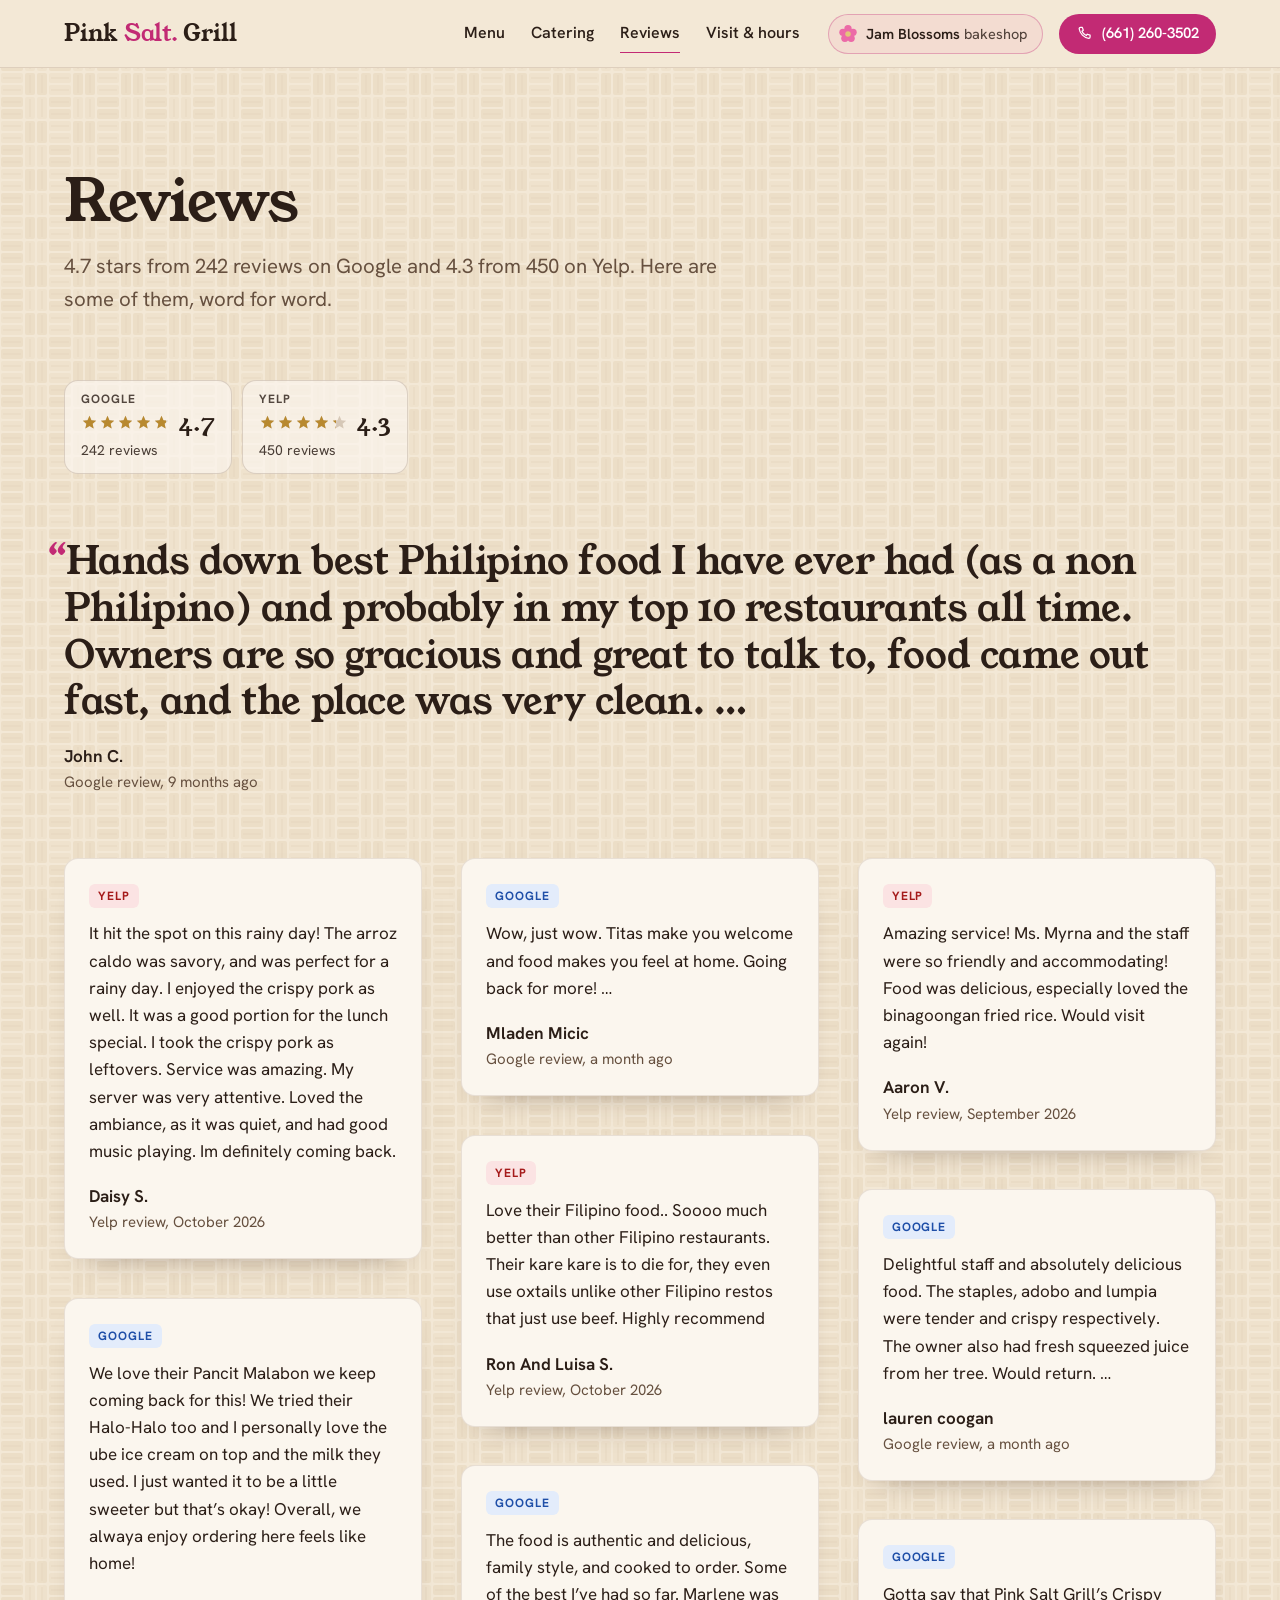
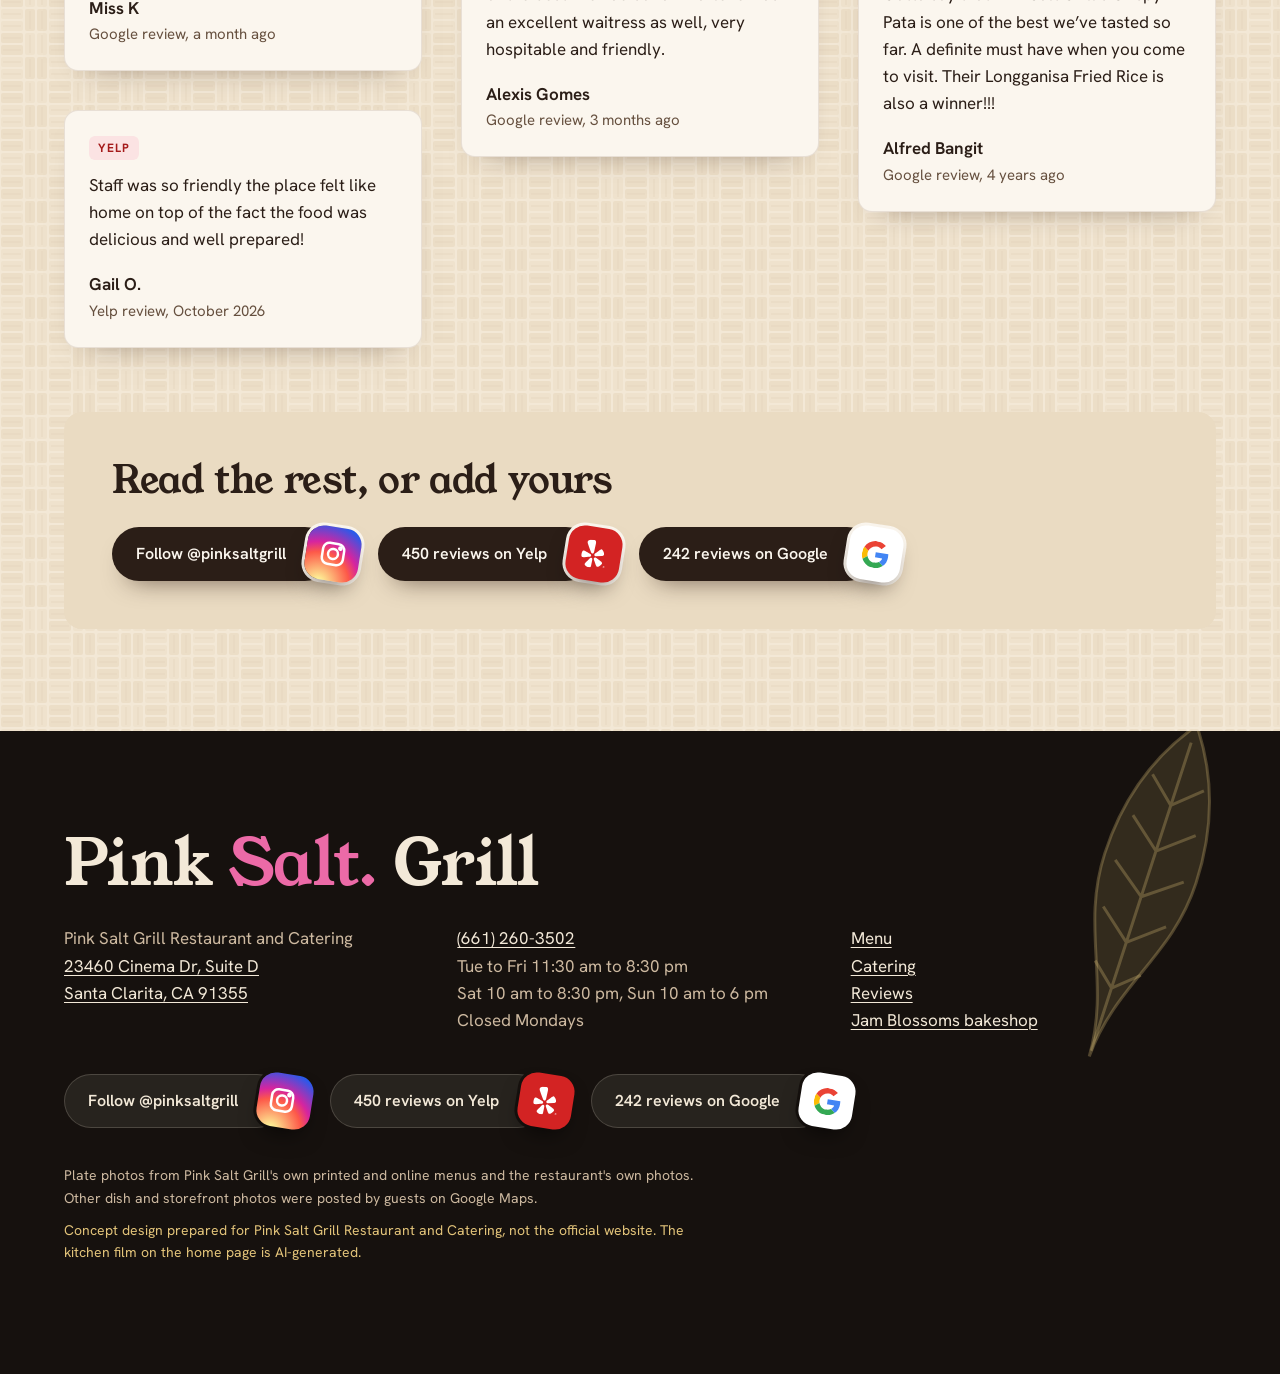
<file: reviews/index.html>
<!doctype html>
<html lang="en">
<head>
<meta charset="utf-8">
<meta name="viewport" content="width=device-width, initial-scale=1">
<title>Reviews | Pink Salt Grill, Filipino restaurant in Valencia, CA</title>
<meta name="description" content="What guests say about Pink Salt Grill: 4.7 stars from 242 Google reviews and 4.3 from 450 on Yelp. Sisig, kare kare, arroz caldo and more.">
<meta name="robots" content="noindex, nofollow">
<link rel="canonical" href="https://aidentriunfante31-code.github.io/pink-salt-grill/reviews/">
<meta name="theme-color" content="#f3e8d6">
<meta property="og:type" content="website">
<meta property="og:title" content="Reviews | Pink Salt Grill, Filipino restaurant in Valencia, CA">
<meta property="og:description" content="What guests say about Pink Salt Grill: 4.7 stars from 242 Google reviews and 4.3 from 450 on Yelp. Sisig, kare kare, arroz caldo and more.">
<meta property="og:url" content="https://aidentriunfante31-code.github.io/pink-salt-grill/reviews/">
<meta property="og:image" content="https://aidentriunfante31-code.github.io/pink-salt-grill/assets/og.jpg">
<meta name="twitter:card" content="summary_large_image">
<link rel="icon" href="../assets/favicon.svg" type="image/svg+xml">
<link rel="preload" href="../assets/fonts/young-serif.woff2" as="font" type="font/woff2" crossorigin>
<link rel="preload" href="../assets/fonts/hanken-grotesk.woff2" as="font" type="font/woff2" crossorigin>
<link rel="stylesheet" href="../styles.css?v=4f2af2ec">
</head>
<body class="page-sub page-reviews">
<svg class="sprite" aria-hidden="true" focusable="false">
  <symbol id="i-star" viewBox="0 0 24 24"><path d="M12 2.6l2.75 6.1 6.65.68-4.98 4.47 1.42 6.54L12 17.06l-5.84 3.33 1.42-6.54-4.98-4.47 6.65-.68z"/></symbol>
  <symbol id="i-phone" viewBox="0 0 24 24"><path d="M6.6 3.5h2.6l1.4 4.1-1.9 1.5a11 11 0 0 0 6.2 6.2l1.5-1.9 4.1 1.4v2.6a2 2 0 0 1-2 2A16.5 16.5 0 0 1 4.6 5.5a2 2 0 0 1 2-2z"/></symbol>
  <symbol id="i-pin" viewBox="0 0 24 24"><path d="M12 21.5s-6.5-6.1-6.5-11.2a6.5 6.5 0 0 1 13 0c0 5.1-6.5 11.2-6.5 11.2z"/><circle cx="12" cy="10.2" r="2.4"/></symbol>
  <symbol id="i-insta" viewBox="0 0 24 24"><rect x="3.5" y="3.5" width="17" height="17" rx="5"/><circle cx="12" cy="12" r="4"/><circle cx="17.2" cy="6.8" r=".9"/></symbol>
  <symbol id="i-yelp" viewBox="0 0 24 24"><path d="m7.6885 15.1415-3.6715.8483c-.3769.0871-.755.183-1.1452.155-.2611-.0188-.5122-.0414-.7606-.213a1.179 1.179 0 0 1-.331-.3594c-.3486-.5519-.3656-1.3661-.3697-2.0004a6.2874 6.2874 0 0 1 .3314-2.0642 1.857 1.857 0 0 1 .1073-.2474 2.3426 2.3426 0 0 1 .1255-.2165 2.4572 2.4572 0 0 1 .1563-.1975 1.1736 1.1736 0 0 1 .399-.2831 1.082 1.082 0 0 1 .4592-.0837c.2355.0016.5139.052.91.1734.0555.0191.1237.0382.1856.0572.3277.1013.7048.2404 1.1499.3987.6863.2404 1.3663.487 2.0463.7397l1.2117.4423c.2217.0807.4363.18.6412.297.174.0984.3273.2298.4512.387a1.217 1.217 0 0 1 .192.4309 1.2205 1.2205 0 0 1-.872 1.4522c-.0468.0151-.0852.0239-.1085.0293l-1.105.2553-.0031-.001zM18.8208 7.565a1.8506 1.8506 0 0 0-.2042-.1754 2.4082 2.4082 0 0 0-.2077-.1394 2.3607 2.3607 0 0 0-.2269-.109 1.1705 1.1705 0 0 0-.482-.0796 1.0862 1.0862 0 0 0-.4498.1263c-.2107.1048-.4388.2732-.742.5551-.042.0417-.0947.0886-.142.133-.2502.2351-.5286.5252-.8599.863a114.6363 114.6363 0 0 0-1.5166 1.5629l-.8962.9293a4.1897 4.1897 0 0 0-.4466.5483 1.541 1.541 0 0 0-.2364.5459 1.2199 1.2199 0 0 0 .0107.4518l.0046.02a1.218 1.218 0 0 0 1.4184.923 1.162 1.162 0 0 0 .1105-.0213l4.7781-1.104c.3766-.087.7587-.1667 1.097-.3631.2269-.1316.4428-.262.5909-.5252a1.1793 1.1793 0 0 0 .1405-.4683c.0733-.6512-.2668-1.3908-.5403-1.963a6.2792 6.2792 0 0 0-1.2001-1.7103zM8.9703.0754a8.6724 8.6724 0 0 0-.83.1564c-.2754.066-.548.1383-.8146.2236-.868.2844-2.0884.8063-2.295 1.8065-.1165.5655.1595 1.1439.3737 1.66.2595.6254.614 1.1889.9373 1.7777.8543 1.5545 1.7245 3.0993 2.5922 4.6457.259.4617.5416 1.0464 1.043 1.2856a1.058 1.058 0 0 0 .1013.0383c.2248.0851.4699.1016.7041.0471a4.3015 4.3015 0 0 0 .0418-.0097 1.2136 1.2136 0 0 0 .5658-.3397 1.1033 1.1033 0 0 0 .079-.0822c.3463-.435.3454-1.0833.3764-1.6134.1042-1.771.2139-3.5423.3009-5.3142.0332-.6712.1055-1.3333.0655-2.0096-.0328-.5579-.0368-1.1984-.3891-1.6563-.6218-.8073-1.9476-.741-2.8523-.6158zm2.084 15.9505a1.1053 1.1053 0 0 0-1.2306-.4145 1.1398 1.1398 0 0 0-.1526.0633 1.4806 1.4806 0 0 0-.2171.1354c-.1992.1475-.3668.3392-.5196.5315-.0386.049-.074.1143-.12.1562l-.7686 1.0573a113.9168 113.9168 0 0 0-1.2913 1.789c-.278.3895-.5184.7184-.7083 1.0094-.036.0547-.0734.116-.1075.1647-.2277.3522-.3566.6092-.4228.8381a1.0945 1.0945 0 0 0-.046.4721c.0211.1655.0768.3246.1635.467.046.0715.0957.1406.1487.207a2.334 2.334 0 0 0 .1754.1825 1.843 1.843 0 0 0 .2108.1732c.5304.369 1.1112.6342 1.722.8391a6.0958 6.0958 0 0 0 1.5716.3004c.091.0046.1821.0025.2728-.006a2.3878 2.3878 0 0 0 .2506-.0351 2.3862 2.3862 0 0 0 .2447-.071 1.1927 1.1927 0 0 0 .4175-.2658c.1127-.113.1994-.249.2541-.3989.0889-.2214.1473-.5026.1857-.92.0034-.0593.0118-.1305.0177-.1958.0304-.3463.0443-.7531.0666-1.2315.0375-.7357.067-1.4681.0903-2.2026 0 0 .0495-1.3053.0494-1.306.0113-.3008.002-.6342-.0814-.9336a1.396 1.396 0 0 0-.1756-.4054zm8.6754 2.0439c-.1605-.176-.3878-.3514-.7462-.5682-.0518-.0288-.1124-.0674-.1684-.1009-.2985-.1795-.658-.3684-1.078-.5965a120.7615 120.7615 0 0 0-1.9427-1.042l-1.1515-.6107c-.0597-.0175-.1203-.0607-.1766-.0878-.2212-.1058-.4558-.2045-.6992-.2498a1.4915 1.4915 0 0 0-.2545-.0265 1.1527 1.1527 0 0 0-.1648.01 1.1077 1.1077 0 0 0-.9227.9133 1.4186 1.4186 0 0 0 .0159.439c.0563.3065.1932.6096.3346.875l.615 1.1526c.3422.65.6884 1.2963 1.0435 1.9406.229.4202.4196.7799.5982 1.078.0338.056.0721.1163.1011.1682.2173.3584.392.584.569.7458.1146.1107.252.195.4026.247.1583.0525.326.071.4919.0546a2.368 2.368 0 0 0 .251-.0435c.0817-.022.1622-.048.241-.0784a1.863 1.863 0 0 0 .2475-.1143 6.1018 6.1018 0 0 0 1.2818-.9597c.4596-.4522.8659-.9454 1.182-1.51.044-.08.0819-.163.1138-.2483a2.49 2.49 0 0 0 .0773-.2411c.0186-.083.033-.1669.0429-.2513a1.188 1.188 0 0 0-.0565-.491 1.0933 1.0933 0 0 0-.248-.4041zm2.86 3.742a.8523.8523 0 0 1-.111.4236c-.074.132-.178.2377-.3115.3172a.8428.8428 0 0 1-.4385.119.847.847 0 0 1-.4373-.1179.8526.8526 0 0 1-.3125-.3171.8548.8548 0 0 1-.111-.4248c0-.1526.038-.2958.1143-.4294a.8405.8405 0 0 1 .315-.3159.849.849 0 0 1 .4315-.1156.8514.8514 0 0 1 .4294.1144.84.84 0 0 1 .316.3148.8494.8494 0 0 1 .1156.4317zm-.1202 0c0-.1328-.0332-.256-.0996-.3698s-.1564-.2038-.2702-.2702a.7125.7125 0 0 0-.371-.1007.7204.7204 0 0 0-.3698.0996.7487.7487 0 0 0-.2713.2702.7181.7181 0 0 0-.0996.3709c0 .132.0332.2557.0996.371a.7355.7355 0 0 0 .2713.2713.7354.7354 0 0 0 .3698.0985.7205.7205 0 0 0 .3698-.0996.7423.7423 0 0 0 .2702-.2691.7186.7186 0 0 0 .1008-.3721zm-.577.0584.2724.4522h-.1922l-.237-.4052h-.1546v.4052h-.1695v-1.02h.2988c.1268 0 .2195.0247.2783.0744.0595.0496.0892.1252.0892.2267a.2785.2785 0 0 1-.0492.1625c-.032.0466-.0775.0813-.1362.1042zm-.0412-.1408a.1532.1532 0 0 0 .056-.1214c0-.0573-.0164-.0981-.0491-.1225-.0329-.0251-.0847-.0377-.1557-.0377h-.1214v.3285h.1237c.061 0 .1098-.0157.1465-.047z"/></symbol>
  <symbol id="i-google" viewBox="0 0 48 48"><path fill="#EA4335" d="M24 9.5c3.54 0 6.71 1.22 9.21 3.6l6.85-6.85C35.9 2.38 30.47 0 24 0 14.62 0 6.51 5.38 2.56 13.22l7.98 6.19C12.43 13.72 17.74 9.5 24 9.5z"/><path fill="#4285F4" d="M46.98 24.55c0-1.57-.15-3.09-.38-4.55H24v9.02h12.94c-.58 2.96-2.26 5.48-4.78 7.18l7.73 6c4.51-4.18 7.09-10.36 7.09-17.65z"/><path fill="#FBBC05" d="M10.53 28.59c-.48-1.45-.76-2.99-.76-4.59s.27-3.14.76-4.59l-7.98-6.19C.92 16.46 0 20.12 0 24c0 3.88.92 7.54 2.56 10.78l7.97-6.19z"/><path fill="#34A853" d="M24 48c6.48 0 11.93-2.13 15.89-5.81l-7.73-6c-2.15 1.45-4.92 2.3-8.16 2.3-6.26 0-11.57-4.22-13.47-9.91l-7.98 6.19C6.51 42.62 14.62 48 24 48z"/></symbol>
  <symbol id="i-arrow" viewBox="0 0 24 24"><path d="M4 12h15M13 6l6 6-6 6"/></symbol>
  <symbol id="i-blossom" viewBox="0 0 24 24"><g fill="#ec6aa7" stroke="none"><circle cx="12" cy="6.2" r="4"/><circle cx="17.5" cy="10.2" r="4"/><circle cx="15.4" cy="16.7" r="4"/><circle cx="8.6" cy="16.7" r="4"/><circle cx="6.5" cy="10.2" r="4"/></g><circle cx="12" cy="12" r="3" fill="#e3c47a" stroke="none"/></symbol>
  <symbol id="i-leaf" viewBox="0 0 40 120"><path d="M20 118C19 92 4 78 4 52S14 10 20 2c6 8 16 24 16 50s-15 40-16 66z"/><path class="vein" fill="none" stroke-width="1" d="M20 116V8M20 30l-9-8M20 30l9-8M20 46l-11-9M20 46l11-9M20 62l-12-9M20 62l12-9M20 78l-11-9M20 78l11-9M20 94l-8-7M20 94l8-7"/></symbol>
  <symbol id="i-lamp" viewBox="0 0 120 230"><path class="cord" d="M60 0v104" fill="none" stroke="#4a3a2e" stroke-width="1.4"/><path class="cap" d="M50 104h20v8H50z" fill="#3a2c22"/><path class="drum" d="M22 116c0-6 76-6 76 0v70c0 9-76 9-76 0z" fill="#c59253"/><path class="weave" fill="none" stroke="#7a4f26" stroke-width="1.3" opacity="0.8" d="M22 126c25 7 51 7 76 0M22 140c25 7 51 7 76 0M22 154c25 7 51 7 76 0M22 168c25 7 51 7 76 0M22 182c25 7 51 7 76 0M30 113l12 80M44 111l10 84M58 110l6 85M72 111l2 84M86 113l-4 82M96 116l-10 78M30 192l12-78M44 194l10-82M58 195l6-84M72 194l2-82M86 192l-4-78"/><ellipse class="mouth" cx="60" cy="190" rx="38" ry="6" fill="#ffe0a6"/></symbol>
</svg>
<a class="skip" href="#main">Skip to content</a>
<header class="top" data-top>
  <a class="mark" href="../" aria-label="Pink Salt Grill home">Pink <span>Salt.</span> Grill</a>
  <nav class="nav" aria-label="Pages">
    <a href="../menu/" data-anchor="#menu">Menu</a>
    <a href="../catering/" data-anchor="#catering">Catering</a>
    <a href="../reviews/" data-anchor="#reviews" aria-current="page">Reviews</a>
    <a href="../visit/" data-anchor="#visit">Visit &amp; hours</a>
  </nav>
  <a class="jam" href="https://jamblossoms.com/collections" rel="noopener" target="_blank"><svg class="jam-ic" aria-hidden="true"><use href="#i-blossom"/></svg><span>Jam Blossoms<span class="jam-s"> bakeshop</span></span></a>
  <a class="btn btn-call btn-sm" href="tel:+16612603502" aria-label="Call (661) 260-3502"><svg class="ic" aria-hidden="true"><use href="#i-phone"/></svg><span>(661) 260-3502</span></a>
</header>
<main id="main">
<section class="reviews-page" id="reviews" aria-labelledby="rev-h1">
  <div class="page-head"><h1 id="rev-h1">Reviews</h1>
    <p class="lead">4.7 stars from 242 reviews on Google and 4.3 from 450 on Yelp. Here are some of them, word for word.</p>
  </div>
  <ul class="proof"><li><a href="https://www.google.com/maps/place/Pink+Salt+Grill+Restaurant+and+Catering/@34.4193808,-118.5466082,17z/data=!4m8!3m7!1s0x80c28712c08f4477:0x2853ff597dd0a924!8m2!3d34.4193808!4d-118.5466082!9m1!1b1" rel="noopener" target="_blank"><span class="pf-src">Google</span><span class="rstars" style="--fill:94.0%" aria-hidden="true"><span class="rs-bg"><svg><use href="#i-star"/></svg><svg><use href="#i-star"/></svg><svg><use href="#i-star"/></svg><svg><use href="#i-star"/></svg><svg><use href="#i-star"/></svg></span><span class="rs-fg"><svg><use href="#i-star"/></svg><svg><use href="#i-star"/></svg><svg><use href="#i-star"/></svg><svg><use href="#i-star"/></svg><svg><use href="#i-star"/></svg></span></span><span class="pf-n">4.7</span><span class="pf-c">242 reviews</span></a></li><li><a href="https://www.yelp.com/biz/pink-salt-grill-santa-clarita" rel="noopener" target="_blank"><span class="pf-src">Yelp</span><span class="rstars" style="--fill:86.0%" aria-hidden="true"><span class="rs-bg"><svg><use href="#i-star"/></svg><svg><use href="#i-star"/></svg><svg><use href="#i-star"/></svg><svg><use href="#i-star"/></svg><svg><use href="#i-star"/></svg></span><span class="rs-fg"><svg><use href="#i-star"/></svg><svg><use href="#i-star"/></svg><svg><use href="#i-star"/></svg><svg><use href="#i-star"/></svg><svg><use href="#i-star"/></svg></span></span><span class="pf-n">4.3</span><span class="pf-c">450 reviews</span></a></li></ul>
  <figure class="pull">
    <blockquote><p>Hands down best Philipino food I have ever had (as a non Philipino) and probably in my top 10 restaurants all time. Owners are so gracious and great to talk to, food came out fast, and the place was very clean. …</p></blockquote>
    <figcaption>John C. <span>Google review, 9 months ago</span></figcaption>
  </figure>
  <div class="quotes quotes-all"><figure class="q q-yelp"><span class="q-src">Yelp</span><blockquote><p>It hit the spot on this rainy day! The arroz caldo was savory, and was perfect for a rainy day. I enjoyed the crispy pork as well. It was a good portion for the lunch special. I took the crispy pork as leftovers. Service was amazing. My server was very attentive. Loved the ambiance, as it was quiet, and had good music playing. Im definitely coming back.</p></blockquote><figcaption>Daisy S. <span>Yelp review, October 2026</span></figcaption></figure><figure class="q q-google"><span class="q-src">Google</span><blockquote><p>We love their Pancit Malabon we keep coming back for this! We tried their Halo-Halo too and I personally love the ube ice cream on top and the milk they used. I just wanted it to be a little sweeter but that’s okay! Overall, we alwaya enjoy ordering here feels like home!</p></blockquote><figcaption>Miss K <span>Google review, a month ago</span></figcaption></figure><figure class="q q-yelp"><span class="q-src">Yelp</span><blockquote><p>Staff was so friendly the place felt like home on top of the fact the food was delicious and well prepared!</p></blockquote><figcaption>Gail O. <span>Yelp review, October 2026</span></figcaption></figure><figure class="q q-google"><span class="q-src">Google</span><blockquote><p>Wow, just wow. Titas make you welcome and food makes you feel at home. Going back for more! …</p></blockquote><figcaption>Mladen Micic <span>Google review, a month ago</span></figcaption></figure><figure class="q q-yelp"><span class="q-src">Yelp</span><blockquote><p>Love their Filipino food.. Soooo much better than other Filipino restaurants. Their kare kare is to die for, they even use oxtails unlike other Filipino restos that just use beef. Highly recommend</p></blockquote><figcaption>Ron And Luisa S. <span>Yelp review, October 2026</span></figcaption></figure><figure class="q q-google"><span class="q-src">Google</span><blockquote><p>The food is authentic and delicious, family style, and cooked to order. Some of the best I’ve had so far. Marlene was an excellent waitress as well, very hospitable and friendly.</p></blockquote><figcaption>Alexis Gomes <span>Google review, 3 months ago</span></figcaption></figure><figure class="q q-yelp"><span class="q-src">Yelp</span><blockquote><p>Amazing service! Ms. Myrna and the staff were so friendly and accommodating! Food was delicious, especially loved the binagoongan fried rice. Would visit again!</p></blockquote><figcaption>Aaron V. <span>Yelp review, September 2026</span></figcaption></figure><figure class="q q-google"><span class="q-src">Google</span><blockquote><p>Delightful staff and absolutely delicious food. The staples, adobo and lumpia were tender and crispy respectively. The owner also had fresh squeezed juice from her tree. Would return. …</p></blockquote><figcaption>lauren coogan <span>Google review, a month ago</span></figcaption></figure><figure class="q q-google"><span class="q-src">Google</span><blockquote><p>Gotta say that Pink Salt Grill’s Crispy Pata is one of the best we’ve tasted so far. A definite must have when you come to visit. Their Longganisa Fried Rice is also a winner!!!</p></blockquote><figcaption>Alfred Bangit <span>Google review, 4 years ago</span></figcaption></figure></div>
  <div class="rev-end"><h2>Read the rest, or add yours</h2><div class="socials"><a class="social sc-insta" href="https://www.instagram.com/pinksaltgrill/" rel="noopener" target="_blank"><span class="sc-t">Follow @pinksaltgrill</span><span class="sc-logo" aria-hidden="true"><svg class="ic"><use href="#i-insta"/></svg></span></a><a class="social sc-yelp" href="https://www.yelp.com/biz/pink-salt-grill-santa-clarita" rel="noopener" target="_blank"><span class="sc-t">450 reviews on Yelp</span><span class="sc-logo" aria-hidden="true"><svg><use href="#i-yelp"/></svg></span></a><a class="social sc-google" href="https://www.google.com/maps/place/Pink+Salt+Grill+Restaurant+and+Catering/@34.4193808,-118.5466082,17z/data=!4m8!3m7!1s0x80c28712c08f4477:0x2853ff597dd0a924!8m2!3d34.4193808!4d-118.5466082!9m1!1b1" rel="noopener" target="_blank"><span class="sc-t">242 reviews on Google</span><span class="sc-logo" aria-hidden="true"><svg><use href="#i-google"/></svg></span></a></div></div>
</section>
</main>
<footer class="foot" data-dark>
  <svg class="foot-leaf" aria-hidden="true"><use href="#i-leaf"/></svg>
  <p class="mark mark-lg">Pink <span>Salt.</span> Grill</p>
  <div class="foot-cols">
    <p>Pink Salt Grill Restaurant and Catering<br><a href="https://www.google.com/maps/dir/?api=1&amp;destination=Pink+Salt+Grill+Restaurant+and+Catering+23460+Cinema+Dr+Santa+Clarita+CA+91355" rel="noopener" target="_blank">23460 Cinema Dr, Suite D<br>Santa Clarita, CA 91355</a></p>
    <p><a href="tel:+16612603502">(661) 260-3502</a><br>Tue to Fri 11:30 am to 8:30 pm<br>Sat 10 am to 8:30 pm, Sun 10 am to 6 pm<br>Closed Mondays</p>
    <p><a href="../menu/">Menu</a><br><a href="../catering/">Catering</a><br><a href="../reviews/">Reviews</a><br><a href="https://jamblossoms.com/collections" rel="noopener" target="_blank">Jam Blossoms bakeshop</a></p>
  </div>
  <div class="socials"><a class="social sc-insta" href="https://www.instagram.com/pinksaltgrill/" rel="noopener" target="_blank"><span class="sc-t">Follow @pinksaltgrill</span><span class="sc-logo" aria-hidden="true"><svg class="ic"><use href="#i-insta"/></svg></span></a><a class="social sc-yelp" href="https://www.yelp.com/biz/pink-salt-grill-santa-clarita" rel="noopener" target="_blank"><span class="sc-t">450 reviews on Yelp</span><span class="sc-logo" aria-hidden="true"><svg><use href="#i-yelp"/></svg></span></a><a class="social sc-google" href="https://www.google.com/maps/place/Pink+Salt+Grill+Restaurant+and+Catering/@34.4193808,-118.5466082,17z/data=!4m8!3m7!1s0x80c28712c08f4477:0x2853ff597dd0a924!8m2!3d34.4193808!4d-118.5466082!9m1!1b1" rel="noopener" target="_blank"><span class="sc-t">242 reviews on Google</span><span class="sc-logo" aria-hidden="true"><svg><use href="#i-google"/></svg></span></a></div>
  <p class="credits">Plate photos from Pink Salt Grill's own printed and online menus and the restaurant's own photos. Other dish and storefront photos were posted by guests on Google Maps.</p>
  <p class="concept">Concept design prepared for Pink Salt Grill Restaurant and Catering, not the official website. The kitchen film on the home page is AI-generated.</p>
</footer>
<nav class="callbar" aria-label="Quick actions">
  <a href="tel:+16612603502"><svg class="ic" aria-hidden="true"><use href="#i-phone"/></svg>Call</a>
  <a href="https://www.google.com/maps/dir/?api=1&amp;destination=Pink+Salt+Grill+Restaurant+and+Catering+23460+Cinema+Dr+Santa+Clarita+CA+91355" rel="noopener" target="_blank"><svg class="ic" aria-hidden="true"><use href="#i-pin"/></svg>Directions</a>
  <a href="../menu/" data-anchor="#menu">Menu</a>
</nav>
<script src="../app.js?v=7ea94180" defer></script>
</body>
</html>
</file>
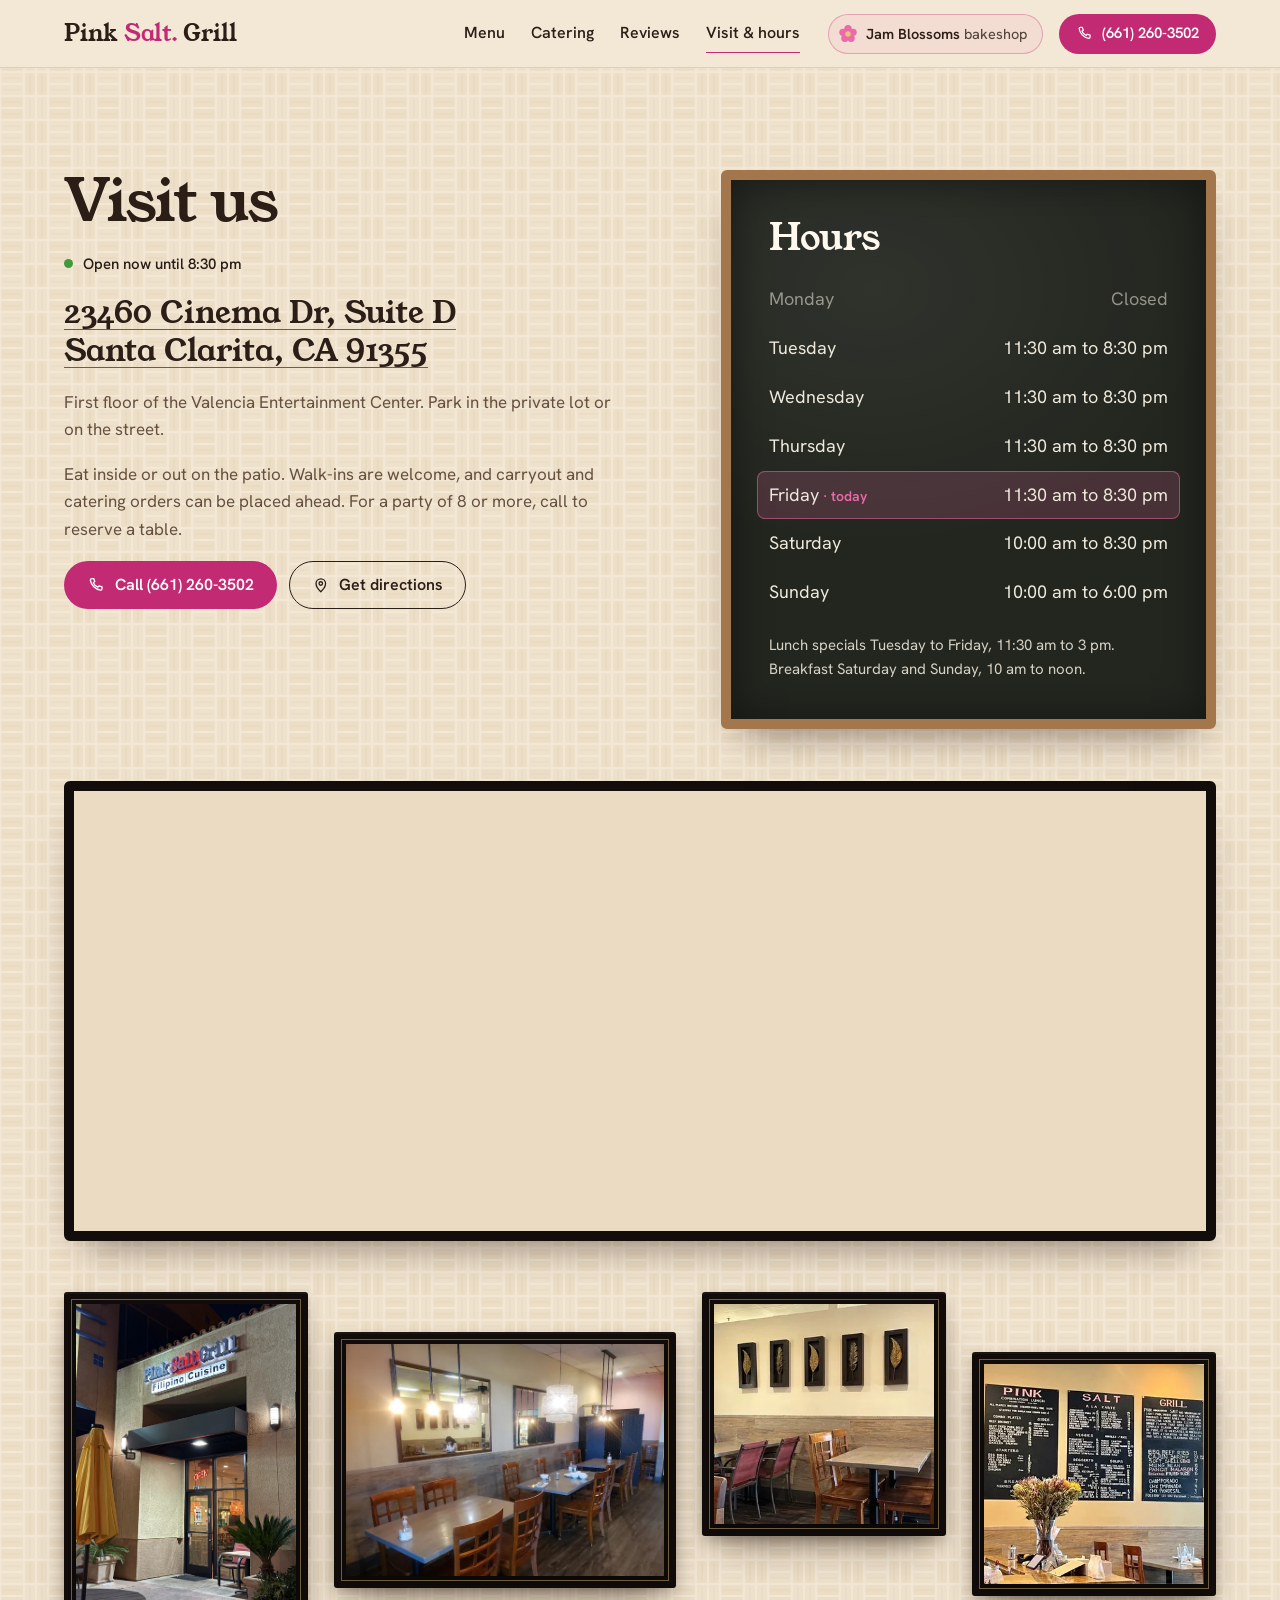
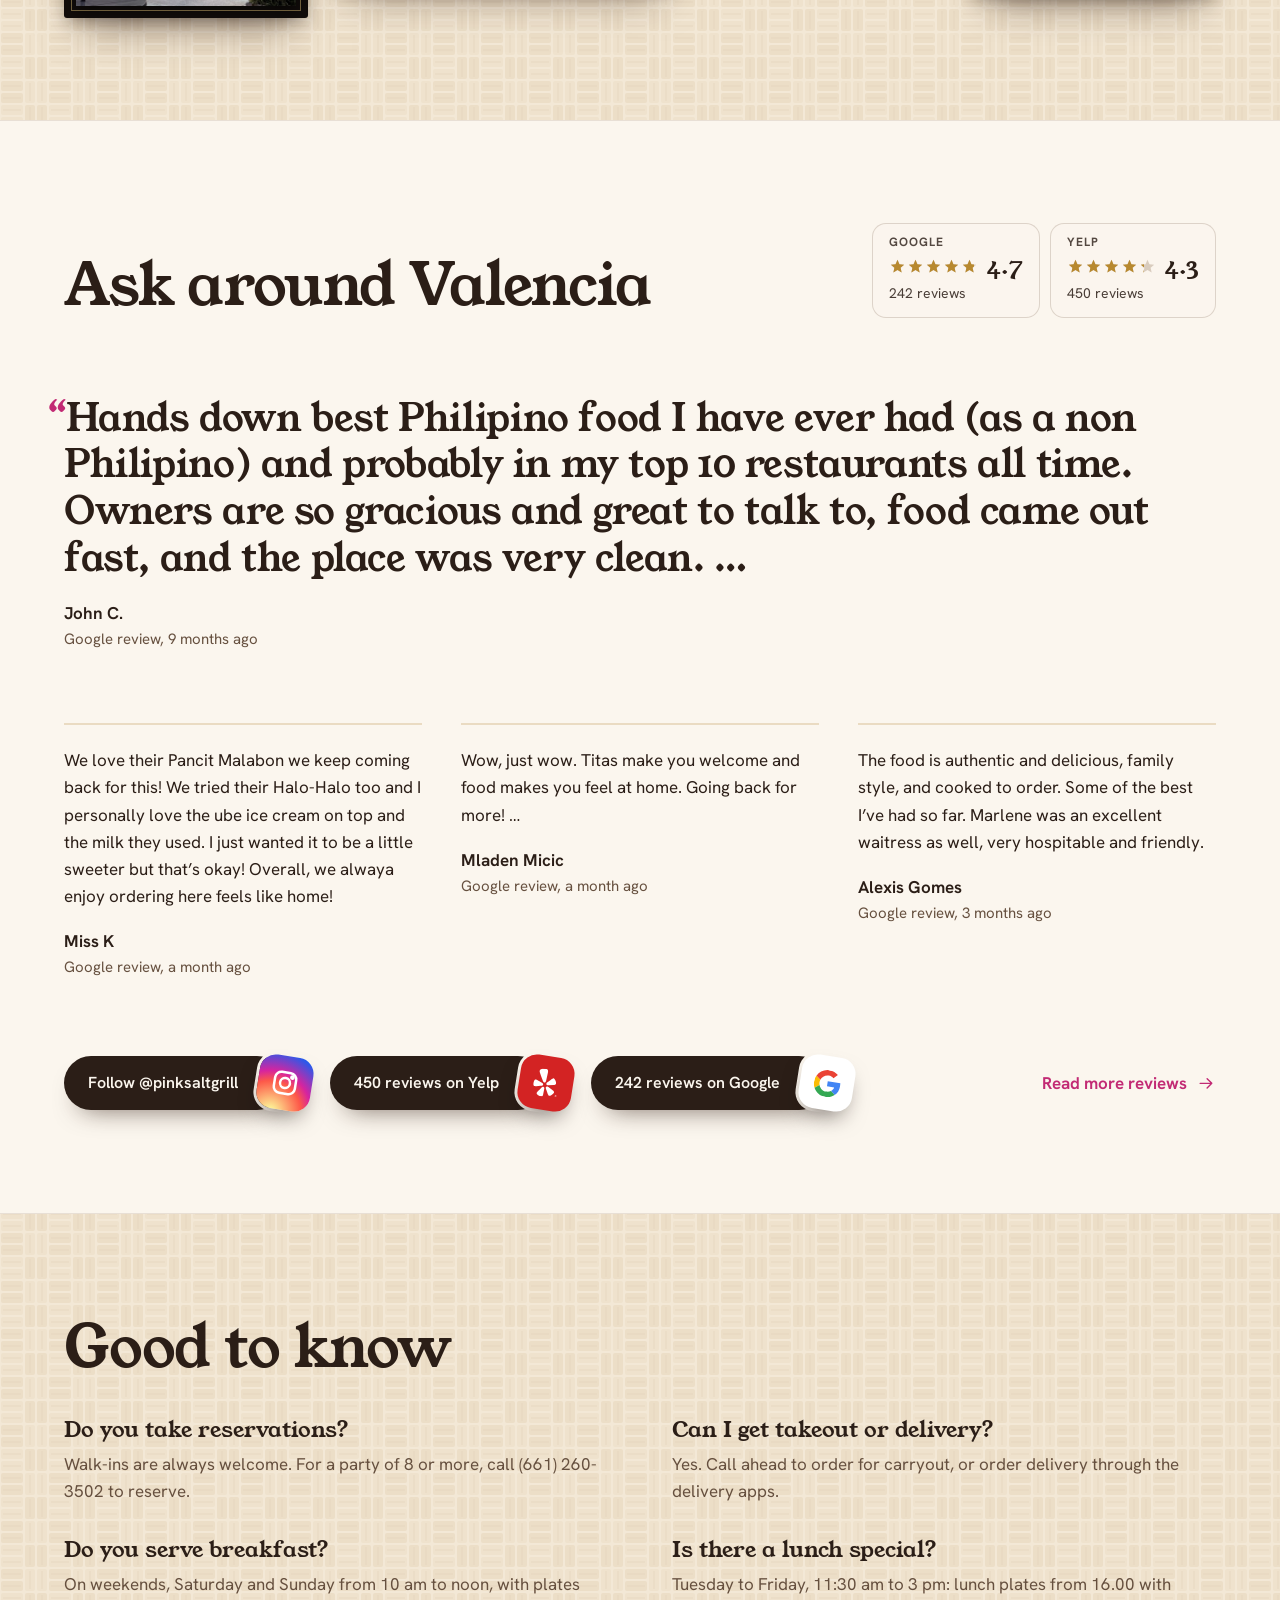
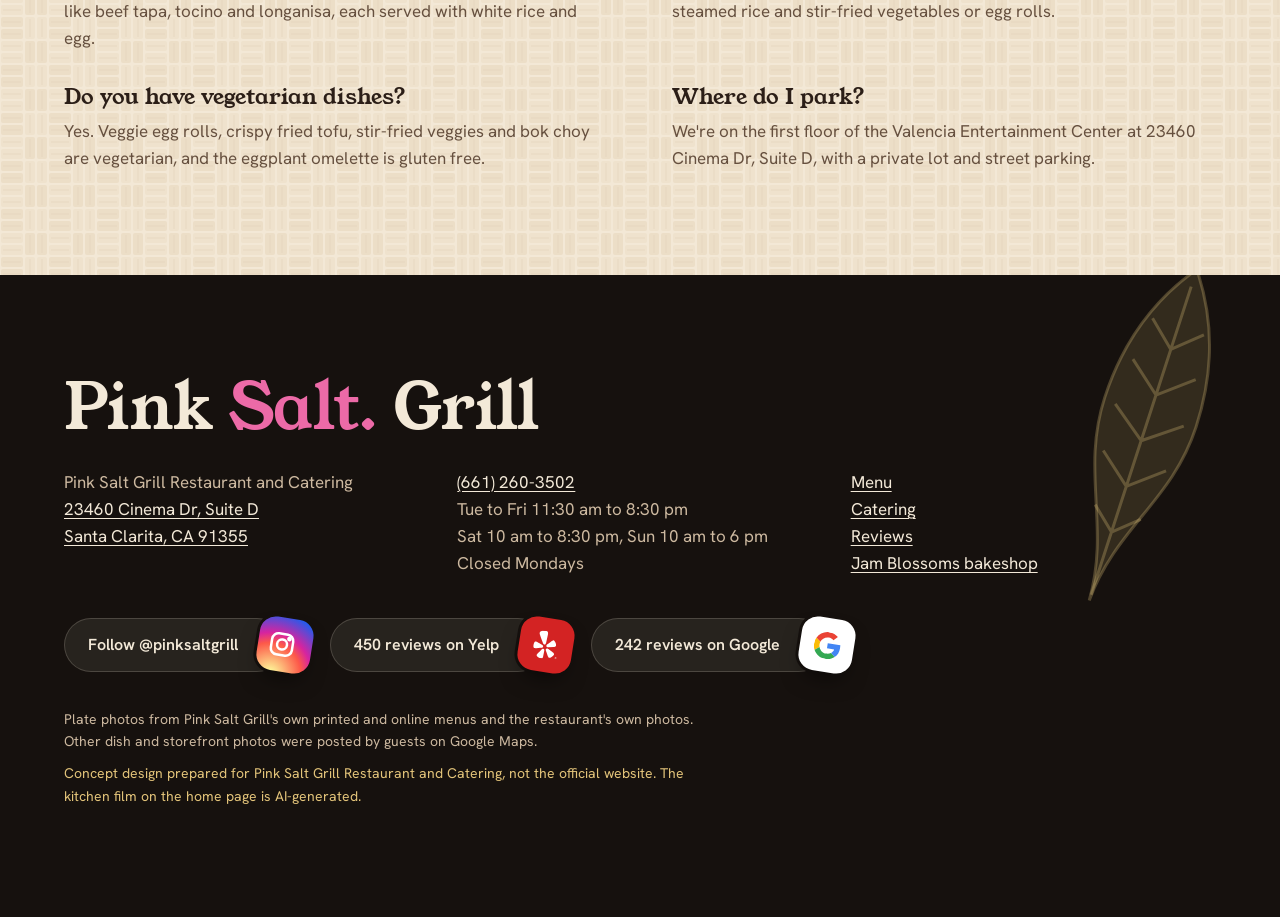
<file: visit/index.html>
<!doctype html>
<html lang="en">
<head>
<meta charset="utf-8">
<meta name="viewport" content="width=device-width, initial-scale=1">
<title>Visit &amp; Hours | Pink Salt Grill, 23460 Cinema Dr, Santa Clarita</title>
<meta name="description" content="Pink Salt Grill hours, directions and parking: 23460 Cinema Dr, Suite D, Santa Clarita, CA 91355. Open Tuesday to Sunday, closed Mondays.">
<meta name="robots" content="noindex, nofollow">
<link rel="canonical" href="https://aidentriunfante31-code.github.io/pink-salt-grill/visit/">
<meta name="theme-color" content="#f3e8d6">
<meta property="og:type" content="website">
<meta property="og:title" content="Visit &amp; Hours | Pink Salt Grill, 23460 Cinema Dr, Santa Clarita">
<meta property="og:description" content="Pink Salt Grill hours, directions and parking: 23460 Cinema Dr, Suite D, Santa Clarita, CA 91355. Open Tuesday to Sunday, closed Mondays.">
<meta property="og:url" content="https://aidentriunfante31-code.github.io/pink-salt-grill/visit/">
<meta property="og:image" content="https://aidentriunfante31-code.github.io/pink-salt-grill/assets/og.jpg">
<meta name="twitter:card" content="summary_large_image">
<link rel="icon" href="../assets/favicon.svg" type="image/svg+xml">
<link rel="preload" href="../assets/fonts/young-serif.woff2" as="font" type="font/woff2" crossorigin>
<link rel="preload" href="../assets/fonts/hanken-grotesk.woff2" as="font" type="font/woff2" crossorigin>
<link rel="stylesheet" href="../styles.css?v=4f2af2ec">
</head>
<body class="page-sub page-visit">
<svg class="sprite" aria-hidden="true" focusable="false">
  <symbol id="i-star" viewBox="0 0 24 24"><path d="M12 2.6l2.75 6.1 6.65.68-4.98 4.47 1.42 6.54L12 17.06l-5.84 3.33 1.42-6.54-4.98-4.47 6.65-.68z"/></symbol>
  <symbol id="i-phone" viewBox="0 0 24 24"><path d="M6.6 3.5h2.6l1.4 4.1-1.9 1.5a11 11 0 0 0 6.2 6.2l1.5-1.9 4.1 1.4v2.6a2 2 0 0 1-2 2A16.5 16.5 0 0 1 4.6 5.5a2 2 0 0 1 2-2z"/></symbol>
  <symbol id="i-pin" viewBox="0 0 24 24"><path d="M12 21.5s-6.5-6.1-6.5-11.2a6.5 6.5 0 0 1 13 0c0 5.1-6.5 11.2-6.5 11.2z"/><circle cx="12" cy="10.2" r="2.4"/></symbol>
  <symbol id="i-insta" viewBox="0 0 24 24"><rect x="3.5" y="3.5" width="17" height="17" rx="5"/><circle cx="12" cy="12" r="4"/><circle cx="17.2" cy="6.8" r=".9"/></symbol>
  <symbol id="i-yelp" viewBox="0 0 24 24"><path d="m7.6885 15.1415-3.6715.8483c-.3769.0871-.755.183-1.1452.155-.2611-.0188-.5122-.0414-.7606-.213a1.179 1.179 0 0 1-.331-.3594c-.3486-.5519-.3656-1.3661-.3697-2.0004a6.2874 6.2874 0 0 1 .3314-2.0642 1.857 1.857 0 0 1 .1073-.2474 2.3426 2.3426 0 0 1 .1255-.2165 2.4572 2.4572 0 0 1 .1563-.1975 1.1736 1.1736 0 0 1 .399-.2831 1.082 1.082 0 0 1 .4592-.0837c.2355.0016.5139.052.91.1734.0555.0191.1237.0382.1856.0572.3277.1013.7048.2404 1.1499.3987.6863.2404 1.3663.487 2.0463.7397l1.2117.4423c.2217.0807.4363.18.6412.297.174.0984.3273.2298.4512.387a1.217 1.217 0 0 1 .192.4309 1.2205 1.2205 0 0 1-.872 1.4522c-.0468.0151-.0852.0239-.1085.0293l-1.105.2553-.0031-.001zM18.8208 7.565a1.8506 1.8506 0 0 0-.2042-.1754 2.4082 2.4082 0 0 0-.2077-.1394 2.3607 2.3607 0 0 0-.2269-.109 1.1705 1.1705 0 0 0-.482-.0796 1.0862 1.0862 0 0 0-.4498.1263c-.2107.1048-.4388.2732-.742.5551-.042.0417-.0947.0886-.142.133-.2502.2351-.5286.5252-.8599.863a114.6363 114.6363 0 0 0-1.5166 1.5629l-.8962.9293a4.1897 4.1897 0 0 0-.4466.5483 1.541 1.541 0 0 0-.2364.5459 1.2199 1.2199 0 0 0 .0107.4518l.0046.02a1.218 1.218 0 0 0 1.4184.923 1.162 1.162 0 0 0 .1105-.0213l4.7781-1.104c.3766-.087.7587-.1667 1.097-.3631.2269-.1316.4428-.262.5909-.5252a1.1793 1.1793 0 0 0 .1405-.4683c.0733-.6512-.2668-1.3908-.5403-1.963a6.2792 6.2792 0 0 0-1.2001-1.7103zM8.9703.0754a8.6724 8.6724 0 0 0-.83.1564c-.2754.066-.548.1383-.8146.2236-.868.2844-2.0884.8063-2.295 1.8065-.1165.5655.1595 1.1439.3737 1.66.2595.6254.614 1.1889.9373 1.7777.8543 1.5545 1.7245 3.0993 2.5922 4.6457.259.4617.5416 1.0464 1.043 1.2856a1.058 1.058 0 0 0 .1013.0383c.2248.0851.4699.1016.7041.0471a4.3015 4.3015 0 0 0 .0418-.0097 1.2136 1.2136 0 0 0 .5658-.3397 1.1033 1.1033 0 0 0 .079-.0822c.3463-.435.3454-1.0833.3764-1.6134.1042-1.771.2139-3.5423.3009-5.3142.0332-.6712.1055-1.3333.0655-2.0096-.0328-.5579-.0368-1.1984-.3891-1.6563-.6218-.8073-1.9476-.741-2.8523-.6158zm2.084 15.9505a1.1053 1.1053 0 0 0-1.2306-.4145 1.1398 1.1398 0 0 0-.1526.0633 1.4806 1.4806 0 0 0-.2171.1354c-.1992.1475-.3668.3392-.5196.5315-.0386.049-.074.1143-.12.1562l-.7686 1.0573a113.9168 113.9168 0 0 0-1.2913 1.789c-.278.3895-.5184.7184-.7083 1.0094-.036.0547-.0734.116-.1075.1647-.2277.3522-.3566.6092-.4228.8381a1.0945 1.0945 0 0 0-.046.4721c.0211.1655.0768.3246.1635.467.046.0715.0957.1406.1487.207a2.334 2.334 0 0 0 .1754.1825 1.843 1.843 0 0 0 .2108.1732c.5304.369 1.1112.6342 1.722.8391a6.0958 6.0958 0 0 0 1.5716.3004c.091.0046.1821.0025.2728-.006a2.3878 2.3878 0 0 0 .2506-.0351 2.3862 2.3862 0 0 0 .2447-.071 1.1927 1.1927 0 0 0 .4175-.2658c.1127-.113.1994-.249.2541-.3989.0889-.2214.1473-.5026.1857-.92.0034-.0593.0118-.1305.0177-.1958.0304-.3463.0443-.7531.0666-1.2315.0375-.7357.067-1.4681.0903-2.2026 0 0 .0495-1.3053.0494-1.306.0113-.3008.002-.6342-.0814-.9336a1.396 1.396 0 0 0-.1756-.4054zm8.6754 2.0439c-.1605-.176-.3878-.3514-.7462-.5682-.0518-.0288-.1124-.0674-.1684-.1009-.2985-.1795-.658-.3684-1.078-.5965a120.7615 120.7615 0 0 0-1.9427-1.042l-1.1515-.6107c-.0597-.0175-.1203-.0607-.1766-.0878-.2212-.1058-.4558-.2045-.6992-.2498a1.4915 1.4915 0 0 0-.2545-.0265 1.1527 1.1527 0 0 0-.1648.01 1.1077 1.1077 0 0 0-.9227.9133 1.4186 1.4186 0 0 0 .0159.439c.0563.3065.1932.6096.3346.875l.615 1.1526c.3422.65.6884 1.2963 1.0435 1.9406.229.4202.4196.7799.5982 1.078.0338.056.0721.1163.1011.1682.2173.3584.392.584.569.7458.1146.1107.252.195.4026.247.1583.0525.326.071.4919.0546a2.368 2.368 0 0 0 .251-.0435c.0817-.022.1622-.048.241-.0784a1.863 1.863 0 0 0 .2475-.1143 6.1018 6.1018 0 0 0 1.2818-.9597c.4596-.4522.8659-.9454 1.182-1.51.044-.08.0819-.163.1138-.2483a2.49 2.49 0 0 0 .0773-.2411c.0186-.083.033-.1669.0429-.2513a1.188 1.188 0 0 0-.0565-.491 1.0933 1.0933 0 0 0-.248-.4041zm2.86 3.742a.8523.8523 0 0 1-.111.4236c-.074.132-.178.2377-.3115.3172a.8428.8428 0 0 1-.4385.119.847.847 0 0 1-.4373-.1179.8526.8526 0 0 1-.3125-.3171.8548.8548 0 0 1-.111-.4248c0-.1526.038-.2958.1143-.4294a.8405.8405 0 0 1 .315-.3159.849.849 0 0 1 .4315-.1156.8514.8514 0 0 1 .4294.1144.84.84 0 0 1 .316.3148.8494.8494 0 0 1 .1156.4317zm-.1202 0c0-.1328-.0332-.256-.0996-.3698s-.1564-.2038-.2702-.2702a.7125.7125 0 0 0-.371-.1007.7204.7204 0 0 0-.3698.0996.7487.7487 0 0 0-.2713.2702.7181.7181 0 0 0-.0996.3709c0 .132.0332.2557.0996.371a.7355.7355 0 0 0 .2713.2713.7354.7354 0 0 0 .3698.0985.7205.7205 0 0 0 .3698-.0996.7423.7423 0 0 0 .2702-.2691.7186.7186 0 0 0 .1008-.3721zm-.577.0584.2724.4522h-.1922l-.237-.4052h-.1546v.4052h-.1695v-1.02h.2988c.1268 0 .2195.0247.2783.0744.0595.0496.0892.1252.0892.2267a.2785.2785 0 0 1-.0492.1625c-.032.0466-.0775.0813-.1362.1042zm-.0412-.1408a.1532.1532 0 0 0 .056-.1214c0-.0573-.0164-.0981-.0491-.1225-.0329-.0251-.0847-.0377-.1557-.0377h-.1214v.3285h.1237c.061 0 .1098-.0157.1465-.047z"/></symbol>
  <symbol id="i-google" viewBox="0 0 48 48"><path fill="#EA4335" d="M24 9.5c3.54 0 6.71 1.22 9.21 3.6l6.85-6.85C35.9 2.38 30.47 0 24 0 14.62 0 6.51 5.38 2.56 13.22l7.98 6.19C12.43 13.72 17.74 9.5 24 9.5z"/><path fill="#4285F4" d="M46.98 24.55c0-1.57-.15-3.09-.38-4.55H24v9.02h12.94c-.58 2.96-2.26 5.48-4.78 7.18l7.73 6c4.51-4.18 7.09-10.36 7.09-17.65z"/><path fill="#FBBC05" d="M10.53 28.59c-.48-1.45-.76-2.99-.76-4.59s.27-3.14.76-4.59l-7.98-6.19C.92 16.46 0 20.12 0 24c0 3.88.92 7.54 2.56 10.78l7.97-6.19z"/><path fill="#34A853" d="M24 48c6.48 0 11.93-2.13 15.89-5.81l-7.73-6c-2.15 1.45-4.92 2.3-8.16 2.3-6.26 0-11.57-4.22-13.47-9.91l-7.98 6.19C6.51 42.62 14.62 48 24 48z"/></symbol>
  <symbol id="i-arrow" viewBox="0 0 24 24"><path d="M4 12h15M13 6l6 6-6 6"/></symbol>
  <symbol id="i-blossom" viewBox="0 0 24 24"><g fill="#ec6aa7" stroke="none"><circle cx="12" cy="6.2" r="4"/><circle cx="17.5" cy="10.2" r="4"/><circle cx="15.4" cy="16.7" r="4"/><circle cx="8.6" cy="16.7" r="4"/><circle cx="6.5" cy="10.2" r="4"/></g><circle cx="12" cy="12" r="3" fill="#e3c47a" stroke="none"/></symbol>
  <symbol id="i-leaf" viewBox="0 0 40 120"><path d="M20 118C19 92 4 78 4 52S14 10 20 2c6 8 16 24 16 50s-15 40-16 66z"/><path class="vein" fill="none" stroke-width="1" d="M20 116V8M20 30l-9-8M20 30l9-8M20 46l-11-9M20 46l11-9M20 62l-12-9M20 62l12-9M20 78l-11-9M20 78l11-9M20 94l-8-7M20 94l8-7"/></symbol>
  <symbol id="i-lamp" viewBox="0 0 120 230"><path class="cord" d="M60 0v104" fill="none" stroke="#4a3a2e" stroke-width="1.4"/><path class="cap" d="M50 104h20v8H50z" fill="#3a2c22"/><path class="drum" d="M22 116c0-6 76-6 76 0v70c0 9-76 9-76 0z" fill="#c59253"/><path class="weave" fill="none" stroke="#7a4f26" stroke-width="1.3" opacity="0.8" d="M22 126c25 7 51 7 76 0M22 140c25 7 51 7 76 0M22 154c25 7 51 7 76 0M22 168c25 7 51 7 76 0M22 182c25 7 51 7 76 0M30 113l12 80M44 111l10 84M58 110l6 85M72 111l2 84M86 113l-4 82M96 116l-10 78M30 192l12-78M44 194l10-82M58 195l6-84M72 194l2-82M86 192l-4-78"/><ellipse class="mouth" cx="60" cy="190" rx="38" ry="6" fill="#ffe0a6"/></symbol>
</svg>
<a class="skip" href="#main">Skip to content</a>
<header class="top" data-top>
  <a class="mark" href="../" aria-label="Pink Salt Grill home">Pink <span>Salt.</span> Grill</a>
  <nav class="nav" aria-label="Pages">
    <a href="../menu/" data-anchor="#menu">Menu</a>
    <a href="../catering/" data-anchor="#catering">Catering</a>
    <a href="../reviews/" data-anchor="#reviews">Reviews</a>
    <a href="../visit/" data-anchor="#visit" aria-current="page">Visit &amp; hours</a>
  </nav>
  <a class="jam" href="https://jamblossoms.com/collections" rel="noopener" target="_blank"><svg class="jam-ic" aria-hidden="true"><use href="#i-blossom"/></svg><span>Jam Blossoms<span class="jam-s"> bakeshop</span></span></a>
  <a class="btn btn-call btn-sm" href="tel:+16612603502" aria-label="Call (661) 260-3502"><svg class="ic" aria-hidden="true"><use href="#i-phone"/></svg><span>(661) 260-3502</span></a>
</header>
<main id="main">
<section class="visit" id="visit" aria-labelledby="visit-h">
  <div class="visit-copy">
    <h1 id="visit-h">Visit us</h1>
    <p class="status" data-status><span class="dot" aria-hidden="true"></span><span data-status-text>Open Tuesday to Sunday. Closed Mondays.</span></p>
    <address><a href="https://www.google.com/maps/dir/?api=1&amp;destination=Pink+Salt+Grill+Restaurant+and+Catering+23460+Cinema+Dr+Santa+Clarita+CA+91355" rel="noopener" target="_blank">23460 Cinema Dr, Suite D<br>Santa Clarita, CA 91355</a></address>
    <p>First floor of the Valencia Entertainment Center. Park in the private lot or on the street.</p>
    <p>Eat inside or out on the patio. Walk-ins are welcome, and carryout and catering orders can be placed ahead. For a party of 8 or more, call to reserve a table.</p>
    <div class="actions"><a class="btn btn-call" href="tel:+16612603502"><svg class="ic" aria-hidden="true"><use href="#i-phone"/></svg>Call (661) 260-3502</a><a class="btn btn-ghost" href="https://www.google.com/maps/dir/?api=1&amp;destination=Pink+Salt+Grill+Restaurant+and+Catering+23460+Cinema+Dr+Santa+Clarita+CA+91355" rel="noopener" target="_blank"><svg class="ic" aria-hidden="true"><use href="#i-pin"/></svg>Get directions</a></div>
  </div>
  <div class="chalk hours-board" aria-labelledby="hours-hh1">
    <h3 id="hours-hh1">Hours</h3>
    <ul class="hours"><li data-day="1" class=off><span>Monday</span><span>Closed</span></li><li data-day="2"><span>Tuesday</span><span>11:30 am to 8:30 pm</span></li><li data-day="3"><span>Wednesday</span><span>11:30 am to 8:30 pm</span></li><li data-day="4"><span>Thursday</span><span>11:30 am to 8:30 pm</span></li><li data-day="5"><span>Friday</span><span>11:30 am to 8:30 pm</span></li><li data-day="6"><span>Saturday</span><span>10:00 am to 8:30 pm</span></li><li data-day="0"><span>Sunday</span><span>10:00 am to 6:00 pm</span></li></ul>
    <p class="small">Lunch specials Tuesday to Friday, 11:30 am to 3 pm. Breakfast Saturday and Sunday, 10 am to noon.</p>
  </div>
  <div class="map"><iframe title="Map to Pink Salt Grill at 23460 Cinema Dr, Santa Clarita" src="https://www.google.com/maps?q=Pink+Salt+Grill+Restaurant+and+Catering,+23460+Cinema+Dr,+Santa+Clarita,+CA+91355&amp;output=embed" loading="lazy" referrerpolicy="no-referrer-when-downgrade"></iframe></div>
  <div class="room">
    <figure class="frame"><img src="../assets/img/storefront.webp" width="1000" height="1333" alt="Pink Salt Grill storefront at night with its pink sign lit" loading="lazy"></figure>
    <figure class="frame"><img src="../assets/img/dining-room.webp" width="680" height="510" alt="The dining room: wood tables, woven pendant lamps and mirrors" loading="lazy"></figure>
    <figure class="frame"><img src="../assets/img/room-leaves.webp" width="348" height="348" alt="Gold leaf art in black frames on the dining room wall" loading="lazy"></figure>
    <figure class="frame"><img src="../assets/img/room-chalkboard.webp" width="348" height="348" alt="Chalkboard menus behind the counter" loading="lazy"></figure>
  </div>
</section><section class="voices" id="reviews" aria-labelledby="rev-hh2">
  <div class="voices-head"><h2 id="rev-hh2">Ask around Valencia</h2><ul class="proof"><li><a href="https://www.google.com/maps/place/Pink+Salt+Grill+Restaurant+and+Catering/@34.4193808,-118.5466082,17z/data=!4m8!3m7!1s0x80c28712c08f4477:0x2853ff597dd0a924!8m2!3d34.4193808!4d-118.5466082!9m1!1b1" rel="noopener" target="_blank"><span class="pf-src">Google</span><span class="rstars" style="--fill:94.0%" aria-hidden="true"><span class="rs-bg"><svg><use href="#i-star"/></svg><svg><use href="#i-star"/></svg><svg><use href="#i-star"/></svg><svg><use href="#i-star"/></svg><svg><use href="#i-star"/></svg></span><span class="rs-fg"><svg><use href="#i-star"/></svg><svg><use href="#i-star"/></svg><svg><use href="#i-star"/></svg><svg><use href="#i-star"/></svg><svg><use href="#i-star"/></svg></span></span><span class="pf-n">4.7</span><span class="pf-c">242 reviews</span></a></li><li><a href="https://www.yelp.com/biz/pink-salt-grill-santa-clarita" rel="noopener" target="_blank"><span class="pf-src">Yelp</span><span class="rstars" style="--fill:86.0%" aria-hidden="true"><span class="rs-bg"><svg><use href="#i-star"/></svg><svg><use href="#i-star"/></svg><svg><use href="#i-star"/></svg><svg><use href="#i-star"/></svg><svg><use href="#i-star"/></svg></span><span class="rs-fg"><svg><use href="#i-star"/></svg><svg><use href="#i-star"/></svg><svg><use href="#i-star"/></svg><svg><use href="#i-star"/></svg><svg><use href="#i-star"/></svg></span></span><span class="pf-n">4.3</span><span class="pf-c">450 reviews</span></a></li></ul></div>
  <figure class="pull">
    <blockquote><p>Hands down best Philipino food I have ever had (as a non Philipino) and probably in my top 10 restaurants all time. Owners are so gracious and great to talk to, food came out fast, and the place was very clean. …</p></blockquote>
    <figcaption>John C. <span>Google review, 9 months ago</span></figcaption>
  </figure>
  <div class="quotes"><figure class="q"><blockquote><p>We love their Pancit Malabon we keep coming back for this! We tried their Halo-Halo too and I personally love the ube ice cream on top and the milk they used. I just wanted it to be a little sweeter but that’s okay! Overall, we alwaya enjoy ordering here feels like home!</p></blockquote><figcaption>Miss K <span>Google review, a month ago</span></figcaption></figure><figure class="q"><blockquote><p>Wow, just wow. Titas make you welcome and food makes you feel at home. Going back for more! …</p></blockquote><figcaption>Mladen Micic <span>Google review, a month ago</span></figcaption></figure><figure class="q"><blockquote><p>The food is authentic and delicious, family style, and cooked to order. Some of the best I’ve had so far. Marlene was an excellent waitress as well, very hospitable and friendly.</p></blockquote><figcaption>Alexis Gomes <span>Google review, 3 months ago</span></figcaption></figure></div>
  <div class="voices-foot"><div class="socials"><a class="social sc-insta" href="https://www.instagram.com/pinksaltgrill/" rel="noopener" target="_blank"><span class="sc-t">Follow @pinksaltgrill</span><span class="sc-logo" aria-hidden="true"><svg class="ic"><use href="#i-insta"/></svg></span></a><a class="social sc-yelp" href="https://www.yelp.com/biz/pink-salt-grill-santa-clarita" rel="noopener" target="_blank"><span class="sc-t">450 reviews on Yelp</span><span class="sc-logo" aria-hidden="true"><svg><use href="#i-yelp"/></svg></span></a><a class="social sc-google" href="https://www.google.com/maps/place/Pink+Salt+Grill+Restaurant+and+Catering/@34.4193808,-118.5466082,17z/data=!4m8!3m7!1s0x80c28712c08f4477:0x2853ff597dd0a924!8m2!3d34.4193808!4d-118.5466082!9m1!1b1" rel="noopener" target="_blank"><span class="sc-t">242 reviews on Google</span><span class="sc-logo" aria-hidden="true"><svg><use href="#i-google"/></svg></span></a></div><a class="more" href="../reviews/">Read more reviews <svg class="ic" aria-hidden="true"><use href="#i-arrow"/></svg></a></div>
</section><section class="faq" aria-labelledby="faq-h">
  <h2 id="faq-h">Good to know</h2>
  <dl>
    <div><dt>Do you take reservations?</dt><dd>Walk-ins are always welcome. For a party of 8 or more, call (661) 260-3502 to reserve.</dd></div>
    <div><dt>Can I get takeout or delivery?</dt><dd>Yes. Call ahead to order for carryout, or order delivery through the delivery apps.</dd></div>
    <div><dt>Do you serve breakfast?</dt><dd>On weekends, Saturday and Sunday from 10 am to noon, with plates like beef tapa, tocino and longanisa, each served with white rice and egg.</dd></div>
    <div><dt>Is there a lunch special?</dt><dd>Tuesday to Friday, 11:30 am to 3 pm: lunch plates from 16.00 with steamed rice and stir-fried vegetables or egg rolls.</dd></div>
    <div><dt>Do you have vegetarian dishes?</dt><dd>Yes. Veggie egg rolls, crispy fried tofu, stir-fried veggies and bok choy are vegetarian, and the eggplant omelette is gluten free.</dd></div>
    <div><dt>Where do I park?</dt><dd>We're on the first floor of the Valencia Entertainment Center at 23460 Cinema Dr, Suite D, with a private lot and street parking.</dd></div>
  </dl>
</section>
</main>
<footer class="foot" data-dark>
  <svg class="foot-leaf" aria-hidden="true"><use href="#i-leaf"/></svg>
  <p class="mark mark-lg">Pink <span>Salt.</span> Grill</p>
  <div class="foot-cols">
    <p>Pink Salt Grill Restaurant and Catering<br><a href="https://www.google.com/maps/dir/?api=1&amp;destination=Pink+Salt+Grill+Restaurant+and+Catering+23460+Cinema+Dr+Santa+Clarita+CA+91355" rel="noopener" target="_blank">23460 Cinema Dr, Suite D<br>Santa Clarita, CA 91355</a></p>
    <p><a href="tel:+16612603502">(661) 260-3502</a><br>Tue to Fri 11:30 am to 8:30 pm<br>Sat 10 am to 8:30 pm, Sun 10 am to 6 pm<br>Closed Mondays</p>
    <p><a href="../menu/">Menu</a><br><a href="../catering/">Catering</a><br><a href="../reviews/">Reviews</a><br><a href="https://jamblossoms.com/collections" rel="noopener" target="_blank">Jam Blossoms bakeshop</a></p>
  </div>
  <div class="socials"><a class="social sc-insta" href="https://www.instagram.com/pinksaltgrill/" rel="noopener" target="_blank"><span class="sc-t">Follow @pinksaltgrill</span><span class="sc-logo" aria-hidden="true"><svg class="ic"><use href="#i-insta"/></svg></span></a><a class="social sc-yelp" href="https://www.yelp.com/biz/pink-salt-grill-santa-clarita" rel="noopener" target="_blank"><span class="sc-t">450 reviews on Yelp</span><span class="sc-logo" aria-hidden="true"><svg><use href="#i-yelp"/></svg></span></a><a class="social sc-google" href="https://www.google.com/maps/place/Pink+Salt+Grill+Restaurant+and+Catering/@34.4193808,-118.5466082,17z/data=!4m8!3m7!1s0x80c28712c08f4477:0x2853ff597dd0a924!8m2!3d34.4193808!4d-118.5466082!9m1!1b1" rel="noopener" target="_blank"><span class="sc-t">242 reviews on Google</span><span class="sc-logo" aria-hidden="true"><svg><use href="#i-google"/></svg></span></a></div>
  <p class="credits">Plate photos from Pink Salt Grill's own printed and online menus and the restaurant's own photos. Other dish and storefront photos were posted by guests on Google Maps.</p>
  <p class="concept">Concept design prepared for Pink Salt Grill Restaurant and Catering, not the official website. The kitchen film on the home page is AI-generated.</p>
</footer>
<nav class="callbar" aria-label="Quick actions">
  <a href="tel:+16612603502"><svg class="ic" aria-hidden="true"><use href="#i-phone"/></svg>Call</a>
  <a href="https://www.google.com/maps/dir/?api=1&amp;destination=Pink+Salt+Grill+Restaurant+and+Catering+23460+Cinema+Dr+Santa+Clarita+CA+91355" rel="noopener" target="_blank"><svg class="ic" aria-hidden="true"><use href="#i-pin"/></svg>Directions</a>
  <a href="../menu/" data-anchor="#menu">Menu</a>
</nav>
<script src="../app.js?v=7ea94180" defer></script>
</body>
</html>
</file>
<file: styles.css>
/* Pink Salt Grill: the dining room after dark. Cream walls, light wood, woven lamps,
   gold leaf in black frames, chalkboard menus, and the pink of the sign. */
@font-face { font-family: "Young Serif"; src: url("assets/fonts/young-serif.woff2") format("woff2"); font-weight: 400; font-display: swap; }
@font-face { font-family: "Hanken Grotesk"; src: url("assets/fonts/hanken-grotesk.woff2") format("woff2"); font-weight: 100 900; font-display: swap; }

:root {
  --wall: #f3e8d6; --wall-2: #eadbc2; --paper: #fbf6ee;
  --wood: #c49a6c; --wood-2: #a3774b; --wood-ink: #5b3b24;
  --ink: #2b1e17; --ink-2: #66503f;
  --night: #16110e; --night-2: #221a15; --on-night: #f3e9d8; --on-night-2: #cdb9a0;
  --chalk: #23261f; --on-chalk: #efe9dc;
  --pink: #c22a74; --pink-press: #a01f5d; --pink-hi: #ec6aa7;
  --gold: #b8892f; --gold-hi: #e3c47a; --ember: #f08a3c;
  --serif: "Young Serif", Georgia, serif;
  --sans: "Hanken Grotesk", system-ui, sans-serif;
  --top-h: 68px;
  --pad: clamp(20px, 5vw, 72px);
  --ease: cubic-bezier(0.16, 1, 0.3, 1);
}

* { box-sizing: border-box; }
html { -webkit-text-size-adjust: 100%; overflow-x: clip; scroll-padding-top: calc(var(--top-h) + 56px); }
body {
  margin: 0; color: var(--ink); font: 400 17px/1.6 var(--sans);
  background: var(--wall) url("assets/img/weave.svg") 0 0 / 48px;
  -webkit-font-smoothing: antialiased;
}
img { max-width: 100%; height: auto; display: block; }
a { color: inherit; text-underline-offset: 0.2em; text-decoration-thickness: 1px; }
a:hover { color: var(--pink); }
h1, h2, h3, h4 { font-family: var(--serif); font-weight: 400; line-height: 1.08; margin: 0; text-wrap: balance; letter-spacing: -0.01em; }
p { margin: 0; }
abbr { text-decoration: none; }
::selection { background: var(--pink); color: #fff; }
:focus-visible { outline: 2px solid var(--pink); outline-offset: 3px; border-radius: 4px; }
html { scrollbar-color: var(--wood-2) var(--wall-2); }
.sprite, .sr { position: absolute; width: 1px; height: 1px; overflow: hidden; clip: rect(0 0 0 0); white-space: nowrap; }
.skip { position: absolute; left: 12px; top: -60px; z-index: 50; background: var(--ink); color: var(--paper); padding: 10px 14px; border-radius: 8px; }
.skip:focus { top: 12px; }
.ic { width: 1.1em; height: 1.1em; fill: none; stroke: currentColor; stroke-width: 1.8; stroke-linecap: round; stroke-linejoin: round; flex: none; }
.st { width: 0.82em; height: 0.82em; fill: var(--pink); vertical-align: -0.04em; margin: 0 0.25em; }

/* Buttons */
.btn {
  display: inline-flex; align-items: center; gap: 10px; min-height: 48px; padding: 0 22px;
  border-radius: 999px; font: 600 16px/1 var(--sans); text-decoration: none; border: 1.5px solid transparent;
  transition: background-color 0.2s, color 0.2s, border-color 0.2s, translate 0.2s var(--ease);
}
.btn:hover { translate: 0 -1px; }
.btn-call { background: var(--pink); color: #fff; }
.btn-call:hover { background: var(--pink-press); color: #fff; }
.btn-ghost { border-color: currentColor; color: var(--ink); }
.btn-ghost:hover { color: var(--pink); }
[data-dark] .btn-ghost { color: var(--on-night); }
[data-dark] .btn-ghost:hover { color: var(--pink-hi); }
.btn-sm { min-height: 40px; padding: 0 16px; font-size: 15px; }
.actions { display: flex; flex-wrap: wrap; gap: 12px; }

/* Header: dark while it sits over the lamp-lit rooms, cream elsewhere */
.top {
  position: sticky; top: 0; z-index: 30; height: var(--top-h);
  display: flex; align-items: center; gap: 28px; padding: 0 var(--pad);
  background: var(--wall); border-bottom: 1px solid rgba(91, 59, 36, 0.14);
  transition: background-color 0.35s, color 0.35s, border-color 0.35s;
}
.top.on-dark { background: var(--night); color: var(--on-night); border-color: rgba(243, 233, 216, 0.1); }
.mark { font: 400 23px/1 var(--serif); text-decoration: none; white-space: nowrap; letter-spacing: -0.01em; }
.mark span { color: var(--pink); }
.on-dark .mark span, .foot .mark span { color: var(--pink-hi); }
.nav { display: flex; gap: 26px; margin-left: auto; }
.nav a { font-weight: 550; font-size: 16px; text-decoration: none; padding: 6px 0; border-bottom: 1.5px solid transparent; white-space: nowrap; }
.nav a[aria-current="page"] { border-color: var(--pink); }
.on-dark .nav a[aria-current="page"] { border-color: var(--pink-hi); }
/* the sister bakeshop, promoted in the header */
.jam { display: inline-flex; align-items: center; gap: 7px; min-height: 40px; margin-right: -12px; padding: 0 15px 0 8px; border-radius: 999px; border: 1px solid rgba(194, 42, 116, 0.32); background: rgba(236, 106, 167, 0.09); color: inherit; font-weight: 600; font-size: 14.5px; text-decoration: none; white-space: nowrap; transition: background-color 0.2s, border-color 0.2s, translate 0.2s var(--ease); }
.jam:hover { background: rgba(236, 106, 167, 0.18); border-color: var(--pink); translate: 0 -1px; }
.jam:focus-visible { outline: 2px solid var(--pink); outline-offset: 3px; }
.on-dark .jam { border-color: rgba(236, 106, 167, 0.5); background: rgba(236, 106, 167, 0.14); }
.jam-ic { width: 22px; height: 22px; flex: none; transition: rotate 0.7s var(--ease); }
.jam:hover .jam-ic { rotate: 72deg; }
.jam-s { font-weight: 450; opacity: 0.8; }

/* Status */
.status { display: inline-flex; align-items: center; gap: 10px; font-weight: 550; font-size: 15px; }
.status .dot { width: 9px; height: 9px; border-radius: 50%; background: var(--on-night-2); }
.is-open .status .dot { background: #6fbf6a; box-shadow: 0 0 0 0 rgba(111, 191, 106, 0.6); animation: open 2.4s var(--ease) infinite; }
.visit .status .dot { background: var(--ink-2); }
.is-open .visit .status .dot { background: #3f9a3a; }
@keyframes open { 70% { box-shadow: 0 0 0 9px rgba(111, 191, 106, 0); } 100% { box-shadow: 0 0 0 0 rgba(111, 191, 106, 0); } }

/* Ratings */
.proof { list-style: none; margin: 0; padding: 0; display: flex; flex-wrap: wrap; gap: 10px; }
.proof a {
  display: grid; grid-template-columns: auto auto; grid-template-areas: "src src" "stars n" "c c"; column-gap: 8px; align-items: center;
  padding: 12px 16px; border-radius: 14px; text-decoration: none; min-width: 150px;
  border: 1px solid rgba(91, 59, 36, 0.18); background: rgba(251, 246, 238, 0.7);
  transition: border-color 0.2s, translate 0.2s var(--ease);
}
.proof a:hover { border-color: var(--pink); translate: 0 -2px; color: inherit; }
[data-dark] .proof a { border-color: rgba(243, 233, 216, 0.16); background: rgba(243, 233, 216, 0.04); }
.pf-src { grid-area: src; font: 700 12px/1 var(--sans); letter-spacing: 0.08em; text-transform: uppercase; opacity: 0.8; margin-bottom: 6px; }
.pf-n { grid-area: n; font: 400 24px/1 var(--serif); }
.pf-c { grid-area: c; font-size: 14px; opacity: 0.85; margin-top: 4px; }
.rstars { grid-area: stars; position: relative; display: inline-block; line-height: 0; }
.rstars svg { width: 17px; height: 17px; margin-right: 1px; }
.rs-bg svg { fill: rgba(140, 110, 80, 0.3); }
[data-dark] .rs-bg svg { fill: rgba(243, 233, 216, 0.22); }
.rs-fg { position: absolute; inset: 0 auto 0 0; width: var(--fill); overflow: hidden; white-space: nowrap; }
.rs-fg svg { fill: var(--gold-hi); }
.voices .rs-fg svg, .page-sub .rs-fg svg { fill: var(--gold); }

/* Shadow-box frames, like the gold leaf art on their wall */
.frame {
  position: relative; margin: 0; padding: 12px; background: #120d0b; border-radius: 3px;
  box-shadow: 0 2px 0 rgba(255, 255, 255, 0.04) inset, 0 22px 40px -18px rgba(40, 20, 10, 0.55), 0 6px 14px rgba(40, 20, 10, 0.18);
}
.frame::after { content: ""; position: absolute; inset: 7px; border: 1px solid rgba(227, 196, 122, 0.45); pointer-events: none; }
.frame img { width: 100%; height: 100%; object-fit: cover; box-shadow: 0 6px 14px rgba(0, 0, 0, 0.55); }
.frame figcaption { color: var(--on-night-2); font-size: 13px; padding: 10px 2px 0; letter-spacing: 0.02em; }
.frame-cut { background: radial-gradient(120% 90% at 50% 100%, #2a201a, #120d0b 70%); }
.frame-cut img { position: absolute; inset: 14px; width: calc(100% - 28px); height: calc(100% - 28px); object-fit: contain; object-position: 50% 100%; box-shadow: none; filter: drop-shadow(0 14px 18px rgba(0, 0, 0, 0.6)); }

/* ---------- Home: hero ---------- */
.hero {
  position: relative; min-height: calc(100svh - var(--top-h)); overflow: hidden;
  display: grid; grid-template-columns: 1.08fr 0.92fr; align-items: center; gap: clamp(28px, 5vw, 80px);
  padding: clamp(40px, 8vh, 96px) var(--pad) clamp(72px, 12vh, 120px);
  background:
    radial-gradient(40% 55% at 22% 18%, rgba(240, 168, 90, 0.2), transparent 70%),
    radial-gradient(30% 45% at 58% 8%, rgba(240, 168, 90, 0.16), transparent 70%),
    radial-gradient(60% 60% at 80% 90%, rgba(194, 42, 116, 0.12), transparent 70%),
    var(--night);
  color: var(--on-night);
}
.lamps { position: absolute; inset: 0 0 auto 0; height: 46vh; pointer-events: none; }
.lamp { position: absolute; top: -8px; transform-origin: 50% 0; animation: sway 7s ease-in-out infinite alternate; }
.lamp svg { width: 100%; height: 100%; overflow: visible; }
.lamp::after { content: ""; position: absolute; left: 50%; top: 78%; width: 260%; aspect-ratio: 1; translate: -50% -30%; background: radial-gradient(closest-side, rgba(255, 196, 120, 0.3), rgba(255, 170, 90, 0.08) 55%, transparent); pointer-events: none; }
.l1 { left: 9%; width: 70px; height: 150px; }
.l2 { left: 36%; width: 92px; height: 210px; animation-duration: 9s; animation-delay: -3s; }
.l3 { left: 54%; width: 60px; height: 120px; animation-duration: 8s; animation-delay: -5s; }
#i-lamp .cord, .lamp .cord { stroke: #4a3a2e; stroke-width: 1.4; fill: none; }
.lamp .cap { fill: #3a2c22; }
.lamp .drum { fill: #c59253; }
.lamp .weave { stroke: #7a4f26; stroke-width: 1.3; fill: none; opacity: 0.8; }
.lamp .mouth { fill: #ffe0a6; }
@keyframes sway { from { rotate: -1.6deg; } to { rotate: 1.6deg; } }
.hero-copy { position: relative; z-index: 2; display: grid; gap: 22px; justify-items: start; padding-top: clamp(40px, 10vh, 120px); }
.wordmark { font-size: clamp(56px, 8.4vw, 132px); line-height: 0.92; letter-spacing: -0.025em; }
.wordmark span { color: var(--pink-hi); }
.hero-sub { font-size: clamp(18px, 1.6vw, 22px); max-width: 30ch; color: var(--on-night-2); }
.hero-frame { position: relative; z-index: 2; rotate: 1.5deg; max-width: 460px; justify-self: center; }
.hero-frame img { aspect-ratio: 3 / 4; }
.cue { position: absolute; left: 50%; bottom: 22px; translate: -50% 0; display: inline-flex; align-items: center; gap: 8px; color: var(--on-night-2); font-size: 14px; text-decoration: none; letter-spacing: 0.04em; }
.cue .ic { rotate: 90deg; animation: nudge 2.2s var(--ease) infinite; }
@keyframes nudge { 50% { translate: 4px 0; } }

/* ---------- Home: the kitchen (scroll-driven) ---------- */
.kitchen { position: relative; background: var(--night); color: var(--on-night); }
.stage { position: relative; height: 100svh; overflow: hidden; }
/* the film: four clips stacked, cross-faded by scroll */
.k-film { position: absolute; inset: 0; background: #0d0a08; }
.k-clip { position: absolute; inset: 0; width: 100%; height: 100%; object-fit: cover; opacity: 0; scale: 1.02; will-change: opacity, scale; transition: opacity 1.3s ease, scale 0s linear 1.3s; }
/* the clip on screen dissolves in and slowly pushes in for its whole chapter */
.k-clip.on { opacity: 1; scale: 1.1; transition: opacity 1.3s ease, scale 7s linear; }
.k-shade {
  position: absolute; inset: 0; pointer-events: none;
  background:
    linear-gradient(90deg, rgba(13, 10, 8, 0.9), rgba(13, 10, 8, 0.66) 30%, rgba(13, 10, 8, 0) 60%),
    linear-gradient(180deg, rgba(13, 10, 8, 0.6), rgba(13, 10, 8, 0) 24%, rgba(13, 10, 8, 0) 70%, rgba(13, 10, 8, 0.75)),
    radial-gradient(120% 95% at 62% 50%, transparent 55%, rgba(0, 0, 0, 0.5));
}
/* fine moving grain, so the four clips read as one reel */
.k-shade::after {
  content: ""; position: absolute; inset: -60px; opacity: 0.13; mix-blend-mode: overlay;
  background: url("data:image/svg+xml,%3Csvg xmlns='http://www.w3.org/2000/svg' width='180' height='180'%3E%3Cfilter id='n'%3E%3CfeTurbulence type='fractalNoise' baseFrequency='.9' numOctaves='2' stitchTiles='stitch'/%3E%3C/filter%3E%3Crect width='100%25' height='100%25' filter='url(%23n)'/%3E%3C/svg%3E");
  animation: grain 0.9s steps(6) infinite;
}
@keyframes grain { 0% { translate: 0 0; } 20% { translate: -22px 14px; } 40% { translate: 18px -26px; } 60% { translate: -30px -8px; } 80% { translate: 26px 22px; } }
/* letterbox: closes in as the reel starts, opens for the table */
.k-bars i { position: absolute; left: 0; right: 0; height: 10svh; background: #0d0a08; z-index: 2; transition: height 1.4s var(--ease); }
.stage.open .k-bars i, .kitchen:not(.live) .k-bars i { height: 0; }
.k-bars i:first-child { top: 0; } .k-bars i:last-child { bottom: 0; }
.k-tc { position: absolute; z-index: 3; right: var(--pad); bottom: calc(10svh + 22px); margin: 0; display: flex; align-items: center; gap: 14px; transition: bottom 1.4s var(--ease); font: 600 12px/1 var(--sans); letter-spacing: 0.18em; color: var(--on-night-2); font-variant-numeric: tabular-nums; }
.stage.open .k-tc { bottom: 22px; }
.k-tc-n { color: var(--on-night); }
.k-tc p { margin: 0; }
/* pause control for the film (it moves for longer than five seconds) */
.k-pp { position: relative; width: 34px; height: 34px; border-radius: 50%; border: 1px solid rgba(243, 233, 216, 0.4); background: rgba(13, 10, 8, 0.4); color: var(--on-night); cursor: pointer; }
.k-pp::before, .k-pp::after { content: ""; position: absolute; top: 11px; width: 3px; height: 12px; background: currentColor; border-radius: 1px; }
.k-pp::before { left: 12px; } .k-pp::after { left: 18px; }
.k-pp[aria-pressed="true"]::before { left: 13px; width: 0; height: 0; background: none; border-style: solid; border-width: 6px 0 6px 10px; border-color: transparent transparent transparent currentColor; border-radius: 0; }
.k-pp[aria-pressed="true"]::after { display: none; }
.k-pp:hover { border-color: var(--on-night); }
.k-pp:focus-visible { outline: 2px solid var(--gold-hi); outline-offset: 3px; }
/* autoplay was refused (Low Power Mode, data saver): make the play button obvious */
.stage.held .k-pp { scale: 1.5; background: var(--pink); border-color: var(--pink); animation: nudge-pp 1.6s var(--ease) infinite; }
@keyframes nudge-pp { 50% { box-shadow: 0 0 0 8px rgba(236, 106, 167, 0.25); } }
.k-copy { position: absolute; z-index: 3; left: var(--pad); top: 50%; translate: 0 -50%; width: min(36vw, 480px); display: grid; gap: 28px; }
.k-rail { list-style: none; margin: 0; padding: 0; display: flex; gap: 18px; font: 600 13px/1 var(--sans); letter-spacing: 0.12em; text-transform: uppercase; color: var(--on-night-2); }
.k-rail li { padding-bottom: 8px; border-bottom: 2px solid rgba(243, 233, 216, 0.16); transition: color 0.3s, border-color 0.3s; }
.k-rail li.on { color: var(--on-night); border-color: var(--ember); }
.k-lines { display: grid; }
.k-line { grid-area: 1 / 1; font: 400 clamp(30px, 3.4vw, 50px)/1.08 var(--serif); letter-spacing: -0.015em; text-wrap: balance; }
.k-line em { font-style: normal; color: var(--gold-hi); }
.js .kitchen.live .k-line { opacity: 0; translate: 0 22px; transition: opacity 0.5s ease, translate 0.5s ease; }
.js .kitchen.live .k-line.on { opacity: 1; translate: 0 0; transition: opacity 0.8s ease 0.45s, translate 0.8s var(--ease) 0.45s; }
.k-cta { display: flex; flex-wrap: wrap; gap: 12px; }
.k-cta .ic { width: 18px; }
/* Without the scroll scene: one calm, readable panel */
.kitchen:not(.live) .stage { height: auto; min-height: 100svh; }
.kitchen:not(.live) .k-lines { gap: 18px; }
.kitchen:not(.live) .k-line { grid-area: auto; }
.kitchen:not(.live) .k-clip:last-child { opacity: 1; }
.kitchen:not(.live) .k-tc, .kitchen:not(.live) .k-rail { display: none; }

/* ---------- Home: best sellers gallery wall ---------- */
.sec-head { display: grid; gap: 14px; max-width: 760px; }
.sec-head h2, .voices-head h2, .page-head h1, .page-head h2, .visit h1, .visit h2, .catering h1, .catering h2, .faq h2 { font-size: clamp(36px, 4.6vw, 68px); letter-spacing: -0.02em; }
.sec-head p { font-size: 19px; color: var(--ink-2); max-width: 56ch; }
.stars { padding: clamp(80px, 12vw, 160px) var(--pad) clamp(60px, 8vw, 110px); }
.gallery {
  list-style: none; margin: clamp(40px, 6vw, 80px) 0 0; padding: 0;
  display: grid; grid-template-columns: repeat(12, 1fr); gap: clamp(28px, 3.4vw, 54px) clamp(18px, 2.4vw, 36px); align-items: start;
}
.hang { display: grid; gap: 14px; }
.hang .frame { aspect-ratio: var(--ar, 4 / 3); }
.g-a { grid-column: 1 / 6; --ar: 16 / 10; margin-top: 30px; }
.g-b { grid-column: 6 / 9; grid-row: span 2; --ar: 3 / 4; }
.g-c { grid-column: 9 / 13; --ar: 1 / 1; margin-top: 70px; }
.g-d { grid-column: 2 / 6; --ar: 4 / 3; }
.g-e { grid-column: 9 / 12; --ar: 5 / 4; margin-top: -10px; }
.g-f { grid-column: 1 / 5; --ar: 16 / 10; grid-row: 3; margin-top: -40px; }
.label { display: grid; grid-template-columns: auto 1fr; column-gap: 12px; align-items: baseline; font-size: 15px; color: var(--ink-2); padding: 0 4px; }
.label b { font: 400 22px/1.2 var(--serif); color: var(--ink); grid-column: 1 / -1; order: -1; }
.label b .st { margin-left: 0; }
.label .no { font-weight: 700; color: var(--pink); font-size: 13px; letter-spacing: 0.06em; text-transform: uppercase; }
.label .pr { font-variant-numeric: tabular-nums; font-weight: 600; color: var(--ink); }
.also { margin-top: clamp(40px, 5vw, 70px); font-size: 18px; color: var(--ink-2); }
.also a { color: var(--pink); font-weight: 600; }
.js .hang { opacity: 0; translate: 0 26px; rotate: var(--tilt, 0deg); transition: opacity 0.9s var(--ease), translate 1.1s var(--ease), rotate 1.4s var(--ease); }
.js .hang.in { opacity: 1; translate: 0 0; rotate: 0deg; }
.g-a { --tilt: -1.2deg; } .g-b { --tilt: 1deg; } .g-c { --tilt: -0.8deg; } .g-d { --tilt: 1.4deg; } .g-e { --tilt: -1.6deg; } .g-f { --tilt: 1deg; }

/* ---------- Reviews and socials ---------- */
.voices { padding: clamp(70px, 10vw, 140px) var(--pad); background: var(--paper); border-block: 1px solid rgba(91, 59, 36, 0.12); }
.voices-head { display: flex; flex-wrap: wrap; justify-content: space-between; align-items: end; gap: 24px; }
.pull { margin: clamp(40px, 6vw, 80px) 0 0; max-width: 1100px; }
.pull blockquote { margin: 0; font: 400 clamp(26px, 3vw, 42px)/1.22 var(--serif); letter-spacing: -0.01em; }
.pull blockquote p::before { content: "“"; color: var(--pink); margin-left: -0.45em; }
.pull figcaption, .q figcaption { margin-top: 18px; font-weight: 650; }
.pull figcaption span, .q figcaption span { display: block; font-weight: 400; color: var(--ink-2); font-size: 15px; }
.quotes { margin-top: clamp(40px, 6vw, 72px); display: grid; grid-template-columns: repeat(3, 1fr); gap: clamp(24px, 3vw, 48px); }
.q { margin: 0; padding-top: 22px; border-top: 2px solid var(--wall-2); }
.q blockquote { margin: 0; font-size: 17px; }
.insta {
  margin-top: clamp(48px, 6vw, 80px); display: flex; flex-wrap: wrap; align-items: center; justify-content: space-between; gap: 22px;
  padding: 18px 18px 18px 24px; border-radius: 18px; text-decoration: none; background: var(--wall); border: 1px solid rgba(91, 59, 36, 0.14);
}
.insta:hover { color: inherit; border-color: var(--pink); }
.insta-t { display: inline-flex; align-items: center; gap: 12px; font-size: 18px; }
.insta-t .ic { width: 26px; height: 26px; color: var(--pink); }
.insta-row { display: flex; gap: 8px; }
.insta-row img { width: 72px; height: 72px; border-radius: 10px; object-fit: cover; transition: translate 0.4s var(--ease); }
.insta:hover .insta-row img { translate: 0 -4px; }
.insta:hover .insta-row img:nth-child(2) { transition-delay: 0.04s; }
.insta:hover .insta-row img:nth-child(3) { transition-delay: 0.08s; }
.insta:hover .insta-row img:nth-child(4) { transition-delay: 0.12s; }
.insta:hover .insta-row img:nth-child(5) { transition-delay: 0.16s; }

/* ---------- Doors to the other pages (tablet and up) ---------- */
.doors { display: grid; grid-template-columns: repeat(3, 1fr); gap: clamp(14px, 2vw, 28px); padding: clamp(70px, 9vw, 130px) var(--pad); }
.door {
  position: relative; display: flex; flex-direction: column; justify-content: end; gap: 8px; min-height: clamp(360px, 42vw, 560px);
  padding: 28px; border-radius: 6px; overflow: hidden; color: var(--on-night); text-decoration: none; isolation: isolate;
  background: var(--night); box-shadow: 0 22px 40px -22px rgba(40, 20, 10, 0.6);
}
.door img { position: absolute; inset: 0; width: 100%; height: 100%; object-fit: cover; z-index: -2; transition: scale 1.2s var(--ease), filter 0.6s; filter: saturate(0.92) brightness(0.86); }
.door::before { content: ""; position: absolute; inset: 0; z-index: -1; background: linear-gradient(180deg, rgba(22, 17, 14, 0) 30%, rgba(22, 17, 14, 0.88)); }
.door:hover { color: var(--on-night); }
.door:hover img { scale: 1.05; filter: saturate(1.05) brightness(0.95); }
.door-t { display: flex; align-items: center; gap: 12px; font: 400 clamp(30px, 3vw, 44px)/1.05 var(--serif); }
.door-t .ic { width: 28px; height: 28px; transition: translate 0.4s var(--ease); }
.door:hover .door-t .ic { translate: 6px 0; }
.door-s { color: var(--on-night-2); max-width: 32ch; }
.phone-only { display: none; }

/* ---------- Sub pages ---------- */
.page-head { display: grid; gap: 16px; max-width: 900px; }
.lead { font-size: clamp(18px, 1.6vw, 21px); color: var(--ink-2); max-width: 60ch; }
.lead a { color: var(--pink); font-weight: 600; }
.legend { display: flex; flex-wrap: wrap; gap: 8px 22px; color: var(--ink-2); font-size: 15px; }
.legend .st { margin-left: 0; }
.tag { display: inline-block; font: 700 11px/1 var(--sans); letter-spacing: 0.06em; padding: 4px 6px; border-radius: 5px; color: var(--wood-ink); background: var(--wall-2); vertical-align: 0.15em; margin-left: 4px; }

/* Menu */
.menu { padding: clamp(56px, 8vw, 110px) var(--pad) clamp(70px, 9vw, 130px); }
.chips {
  position: sticky; top: var(--top-h); z-index: 20; display: flex; gap: 8px; overflow-x: auto; scrollbar-width: none;
  margin: 34px calc(var(--pad) * -1) 0; padding: 12px var(--pad); background: var(--wall);
  border-bottom: 1px solid rgba(91, 59, 36, 0.12);
}
.chips::-webkit-scrollbar { display: none; }
.chips a { flex: none; padding: 9px 15px; border-radius: 999px; font-size: 15px; font-weight: 600; text-decoration: none; border: 1px solid rgba(91, 59, 36, 0.2); background: var(--paper); transition: background-color 0.2s, color 0.2s, border-color 0.2s; }
.chips a.on { background: var(--ink); color: var(--paper); border-color: var(--ink); }
.msecs { display: grid; grid-template-columns: repeat(2, minmax(0, 1fr)); gap: 0 clamp(32px, 5vw, 80px); }
.msec { padding-top: clamp(40px, 5vw, 64px); scroll-margin-top: calc(var(--top-h) + 70px); }
.msec h3 { font-size: clamp(30px, 3vw, 42px); padding-bottom: 14px; margin-bottom: 6px; border-bottom: 1px solid rgba(91, 59, 36, 0.2); display: flex; align-items: center; gap: 12px; }
.msec.flash h3 { animation: flash 1.4s var(--ease); }
@keyframes flash { 30% { color: var(--pink); } }
.dishes { list-style: none; margin: 0; padding: 0; }
.dish { display: grid; grid-template-columns: 88px 1fr auto; gap: 18px; align-items: start; padding: 16px 0; border-bottom: 1px solid rgba(91, 59, 36, 0.1); }
.ph { width: 88px; height: 88px; border-radius: 12px; overflow: hidden; background: var(--wall-2); box-shadow: 0 6px 14px -8px rgba(40, 20, 10, 0.5); }
.ph img { width: 100%; height: 100%; object-fit: cover; transition: scale 0.6s var(--ease); }
.dish:hover .ph img { scale: 1.06; }
.ph-none { display: grid; place-items: center; background: #d9c09a url("assets/img/weave.svg") 0 0 / 24px; background-blend-mode: multiply; box-shadow: inset 0 0 0 1px rgba(91, 59, 36, 0.18); }
.ph-none span { font: 400 26px/1 var(--serif); color: var(--wood-ink); }
.dish h4 { font-size: 21px; line-height: 1.2; }
.dish h4 .no { font: 700 13px/1 var(--sans); color: var(--pink); margin-right: 8px; letter-spacing: 0.02em; vertical-align: 0.2em; }
.dish .fil { font: 400 italic 16px var(--sans); color: var(--ink-2); }
.dish-tx p { color: var(--ink-2); margin-top: 4px; font-size: 16px; }
.dish-p { display: grid; justify-items: end; font-weight: 650; font-variant-numeric: tabular-nums; white-space: nowrap; font-size: 16px; padding-top: 2px; }
.boards { display: grid; grid-template-columns: 1fr 1fr; gap: clamp(20px, 3vw, 40px); margin-top: clamp(56px, 7vw, 90px); }
.board, .chalk {
  position: relative; padding: clamp(26px, 3vw, 40px); border-radius: 6px; color: var(--on-chalk);
  background: radial-gradient(120% 80% at 30% 20%, rgba(255, 255, 255, 0.06), transparent 60%), var(--chalk);
  border: 10px solid var(--wood-2); box-shadow: inset 0 0 40px rgba(0, 0, 0, 0.45), 0 22px 40px -22px rgba(40, 20, 10, 0.6);
  scroll-margin-top: calc(var(--top-h) + 70px);
}
.board h3, .chalk h3 { font-size: clamp(28px, 2.8vw, 38px); color: #fff8ee; }
.when { color: var(--gold-hi); font-weight: 600; margin: 8px 0 18px; }
.pl { list-style: none; margin: 0; padding: 0; }
.pl li { display: flex; justify-content: space-between; gap: 16px; padding: 9px 0; border-bottom: 1px dashed rgba(91, 59, 36, 0.22); }
.board .pl li, .chalk .pl li { border-color: rgba(239, 233, 220, 0.18); font-size: 18px; }
.pl-p { font-weight: 650; font-variant-numeric: tabular-nums; white-space: nowrap; }
.pl .st { margin-right: 0; }
.pl li.has-ph { align-items: center; }
.pl li.has-ph > span:first-child { display: flex; align-items: center; }
.lph { width: 48px; height: 48px; flex: none; border-radius: 10px; object-fit: cover; margin-right: 14px; box-shadow: 0 6px 12px -7px rgba(40, 20, 10, 0.55); }
.flav-ph { display: flex; align-items: center; }
.bfast { list-style: none; margin: 0; padding: 0; display: grid; grid-template-columns: 1fr 1fr; gap: 6px 20px; font: 400 21px/1.4 var(--serif); }
.small { font-size: 15px; margin-top: 16px; opacity: 0.88; }
.extras { display: grid; grid-template-columns: repeat(3, 1fr); gap: clamp(24px, 4vw, 60px); margin-top: clamp(56px, 7vw, 90px); scroll-margin-top: calc(var(--top-h) + 70px); }
.extras h3 { font-size: 28px; margin: 28px 0 8px; display: flex; align-items: baseline; gap: 10px; flex-wrap: wrap; }
.extras h3:first-child { margin-top: 0; }
.hp { font: 600 16px var(--sans); color: var(--ink-2); }
.flav { color: var(--ink-2); }

/* Visit */
.visit { display: grid; grid-template-columns: 1.1fr 0.9fr; gap: clamp(28px, 4vw, 64px); padding: clamp(56px, 8vw, 110px) var(--pad); align-items: start; }
.visit-copy { display: grid; gap: 18px; justify-items: start; }
.visit-copy address { font: 400 clamp(24px, 2.4vw, 32px)/1.25 var(--serif); font-style: normal; }
.visit-copy address a { text-decoration-color: var(--pink); }
.visit-copy > p:not(.status) { color: var(--ink-2); max-width: 56ch; }
.hours { list-style: none; margin: 18px 0 0; padding: 0; }
.hours li { display: flex; justify-content: space-between; gap: 18px; padding: 10px 12px; margin: 0 -12px; border-radius: 8px; font-size: 18px; }
.hours li.off { opacity: 0.55; }
.hours li.today { background: rgba(236, 106, 167, 0.18); box-shadow: inset 0 0 0 1px rgba(236, 106, 167, 0.5); }
.hours li.today span:first-child::after { content: " · today"; color: var(--pink-hi); font-size: 14px; font-weight: 600; }
.map { grid-column: 1 / -1; border-radius: 6px; overflow: hidden; border: 10px solid #120d0b; box-shadow: 0 22px 40px -22px rgba(40, 20, 10, 0.6); background: var(--wall-2); }
.map iframe { display: block; width: 100%; height: clamp(300px, 36vw, 440px); border: 0; filter: sepia(0.18) saturate(0.9); }
.room { grid-column: 1 / -1; display: grid; grid-template-columns: 1fr 1.4fr 1fr 1fr; gap: clamp(14px, 2vw, 28px); align-items: start; }
.room .frame { aspect-ratio: 1; }
.room .frame:nth-child(1) { aspect-ratio: 3 / 4; }
.room .frame:nth-child(2) { aspect-ratio: 4 / 3; margin-top: 40px; }
.room .frame:nth-child(4) { margin-top: 60px; }

/* Catering */
.catering { display: grid; grid-template-columns: 1fr 1fr; gap: clamp(28px, 5vw, 80px); padding: clamp(56px, 8vw, 110px) var(--pad); align-items: start; }
.cat-copy { display: grid; gap: 22px; }
.cat-copy > p { color: var(--ink-2); }
.cat-copy .big { font: 400 clamp(24px, 2.4vw, 32px)/1.25 var(--serif); color: var(--ink); }
.cat-copy a { color: var(--pink); font-weight: 600; }
.cat-photo { max-width: 420px; rotate: -1.2deg; }
.cat-photo img { aspect-ratio: 4 / 5; }
.cat-form { position: sticky; top: calc(var(--top-h) + 24px); display: grid; gap: 16px; padding: clamp(24px, 3vw, 40px); background: var(--paper); border-radius: 18px; border: 1px solid rgba(91, 59, 36, 0.14); box-shadow: 0 30px 60px -36px rgba(40, 20, 10, 0.5); }
.cat-form h3 { font-size: 30px; }
.form-note { color: var(--ink-2); }
.field { display: grid; gap: 6px; }
.field label { font-weight: 600; font-size: 15px; }
.opt { font-weight: 400; color: var(--ink-2); }
.field input, .field textarea { font: inherit; color: var(--ink); background: #fff; border: 1.5px solid rgba(91, 59, 36, 0.28); border-radius: 10px; padding: 12px 14px; min-height: 48px; caret-color: var(--pink); }
.field input:focus, .field textarea:focus { outline: none; border-color: var(--pink); box-shadow: 0 0 0 3px rgba(194, 42, 116, 0.15); }
.field input[aria-invalid="true"] { border-color: #b3261e; }
.field ::placeholder { color: #8a7666; }
.err { color: #b3261e; font-size: 14px; min-height: 0; }
.err:empty { display: none; }
.row2 { display: grid; grid-template-columns: 1fr 1fr; gap: 14px; }
.trap { position: absolute; left: -9999px; }
.cat-form .btn { justify-self: start; }
.receipt { padding: 16px; border-radius: 12px; background: var(--wall); }
.r-h { font: 400 22px var(--serif); }
.r-s { color: var(--ink-2); font-size: 14px; margin-top: 6px; }

/* FAQ */
.faq { padding: clamp(56px, 8vw, 110px) var(--pad); }
.faq dl { margin: 36px 0 0; display: grid; grid-template-columns: repeat(2, 1fr); gap: 30px clamp(30px, 5vw, 80px); }
.faq dt { font: 400 22px/1.25 var(--serif); }
.faq dd { margin: 8px 0 0; color: var(--ink-2); }
.page-sub .voices { padding-block: clamp(56px, 8vw, 110px); }

/* 404 */
.nf { display: flex; align-items: center; gap: 40px; padding: 100px var(--pad); min-height: 70vh; }
.nf img { width: 120px; rotate: -12deg; }
.nf h1 { font-size: clamp(36px, 5vw, 64px); margin-bottom: 16px; }
.nf p { color: var(--ink-2); margin-bottom: 24px; }

/* Footer */
.foot { position: relative; background: var(--night); color: var(--on-night-2); padding: clamp(60px, 8vw, 100px) var(--pad) 110px; overflow: hidden; }
.foot-leaf { position: absolute; right: 6vw; top: -20px; width: 120px; height: 360px; fill: rgba(227, 196, 122, 0.14); stroke: rgba(227, 196, 122, 0.28); rotate: 18deg; }
.foot-leaf .vein, #i-leaf .vein { fill: none; stroke-width: 1; }
.mark-lg { font-size: clamp(40px, 5vw, 64px); color: var(--on-night); }
.foot-cols { display: grid; grid-template-columns: repeat(3, 1fr); gap: 28px; margin-top: 30px; }
.foot a { color: var(--on-night); }
.foot a:hover { color: var(--pink-hi); }
.foot .ic { margin-right: 6px; vertical-align: -0.15em; }
.credits, .concept { margin-top: 36px; font-size: 14px; max-width: 80ch; }
.concept { margin-top: 10px; color: var(--gold-hi); }

/* Phone call bar */
.callbar { display: none; }

/* Page-to-page: the room dims and the next one comes up, where the browser supports it */
@view-transition { navigation: auto; }
::view-transition-old(root) { animation: vt-out 0.28s ease both; }
::view-transition-new(root) { animation: vt-in 0.55s var(--ease) both; }
@keyframes vt-out { to { opacity: 0; filter: brightness(0.7); } }
@keyframes vt-in { from { opacity: 0; translate: 0 18px; } }

/* ---------- Tablet ---------- */
@media (max-width: 1099px) {
  .jam-s { display: none; }
  .hero { grid-template-columns: 1fr 0.8fr; }
  .k-copy { top: 9svh; translate: 0 0; width: auto; right: var(--pad); }
  .k-line { font-size: clamp(28px, 4.6vw, 44px); }
  .k-shade {
    background:
      linear-gradient(180deg, rgba(13, 10, 8, 0.92), rgba(13, 10, 8, 0.7) 34%, rgba(13, 10, 8, 0) 62%, rgba(13, 10, 8, 0.7)),
      radial-gradient(120% 95% at 50% 60%, transparent 55%, rgba(0, 0, 0, 0.5));
  }
  .gallery { grid-template-columns: repeat(6, 1fr); }
  .g-a { grid-column: 1 / 4; } .g-b { grid-column: 4 / 7; grid-row: span 2; } .g-c { grid-column: 1 / 4; margin-top: 0; }
  .g-d { grid-column: 1 / 4; } .g-e { grid-column: 4 / 7; margin-top: 0; } .g-f { grid-column: 1 / 4; grid-row: auto; margin-top: 0; }
  .quotes { grid-template-columns: 1fr 1fr; }
  .quotes .q:nth-child(3) { grid-column: 1 / -1; }
  .msecs { grid-template-columns: 1fr; }
  .extras { grid-template-columns: 1fr 1fr; }
  .visit { grid-template-columns: 1fr 1fr; }
  .room { grid-template-columns: 1fr 1fr; }
  .room .frame { margin-top: 0 !important; aspect-ratio: 4 / 3 !important; }
  .catering { grid-template-columns: 1fr; }
  .cat-form { position: static; }
}

/* iPad portrait: tighten the header so the bakeshop pill fits on one line */
@media (min-width: 768px) and (max-width: 900px) {
  .top { gap: 16px; }
  .nav { gap: 16px; }
  .nav a { font-size: 15px; }
  .top .btn-sm span { display: none; }
  .top .btn-sm { padding: 0 13px; }
}

/* ---------- Phone: one long page ---------- */
@media (max-width: 767px) {
  :root { --top-h: 104px; }
  body { font-size: 16px; }
  .top { flex-wrap: wrap; height: auto; min-height: var(--top-h); gap: 4px 12px; padding: 10px 20px 0; align-content: start; }
  .mark { font-size: 21px; flex: 1; }
  .top { column-gap: 10px; }
  .jam { min-height: 38px; margin-right: 0; padding: 0 10px 0 6px; font-size: 12.5px; gap: 5px; }
  .jam-ic { width: 18px; height: 18px; }
  .top .btn-sm span { display: none; }
  .top .btn-sm { padding: 0 13px; }
  .nav { order: 3; width: 100%; margin: 0 -20px; padding: 0 20px; gap: 22px; overflow-x: auto; scrollbar-width: none; height: 46px; align-items: center; }
  .nav a { font-size: 15px; white-space: nowrap; }
  .hero { grid-template-columns: 1fr; min-height: 0; padding-top: 30px; padding-bottom: 80px; gap: 36px; }
  .hero-copy { padding-top: 70px; gap: 18px; }
  .wordmark { font-size: clamp(54px, 17vw, 76px); }
  .hero-frame { max-width: 82%; }
  .lamps { height: 30vh; }
  .l1 { left: 4%; width: 48px; height: 104px; } .l2 { left: 58%; width: 62px; height: 140px; } .l3 { display: none; }
  .actions .btn { flex: 1 1 auto; justify-content: center; }
  .proof { width: 100%; }
  .proof li { flex: 1; }
  .proof a { min-width: 0; }
  .k-copy { top: calc(var(--top-h) + 16px); left: 20px; right: 20px; gap: 16px; }
  .k-rail { gap: 12px; font-size: 11px; }
  .k-line { font-size: clamp(26px, 7.6vw, 34px); }
  .k-tc { right: 20px; bottom: calc(6svh + 18px); }
  .k-bars i { height: 6svh; }
  .gallery { grid-template-columns: 1fr 1fr; gap: 28px 14px; }
  .gallery .hang { grid-column: auto !important; grid-row: auto !important; margin-top: 0 !important; }
  .g-b { grid-column: 1 / -1 !important; }
  .g-b .frame { aspect-ratio: 4 / 3; }
  .label b { font-size: 18px; }
  .label { grid-template-columns: 1fr; font-size: 14px; }
  .quotes { grid-template-columns: 1fr; }
  .insta-row img { width: 52px; height: 52px; }
  .insta-row img:nth-child(n+5) { display: none; }
  .desk-only { display: none; }
  .phone-only { display: block; border-top: 1px solid rgba(91, 59, 36, 0.12); }
  .menu { padding-top: 64px; }
  .chips { margin-top: 24px; }
  .dish { grid-template-columns: 72px 1fr; gap: 14px; }
  .ph { width: 72px; height: 72px; }
  .dish-p { grid-column: 2; justify-items: start; padding-top: 0; }
  .dish h4 { font-size: 19px; }
  .boards { grid-template-columns: 1fr; }
  .extras { grid-template-columns: 1fr; }
  .visit { grid-template-columns: 1fr; }
  .room { grid-template-columns: 1fr 1fr; }
  .faq dl { grid-template-columns: 1fr; }
  .row2 { grid-template-columns: 1fr; }
  .foot-cols { grid-template-columns: 1fr; }
  .phone-only .catering { padding-bottom: 40px; }
  .callbar {
    position: fixed; left: 12px; right: 12px; bottom: 12px; z-index: 40; display: grid; grid-template-columns: 1fr 1fr 1fr;
    background: var(--night); border-radius: 18px; padding: 6px; gap: 6px; box-shadow: 0 16px 34px rgba(20, 10, 5, 0.4);
    transition: translate 0.4s var(--ease);
  }
  .js .callbar:not(.on) { translate: 0 calc(100% + 20px); }
  .callbar a { display: flex; align-items: center; justify-content: center; gap: 8px; min-height: 48px; border-radius: 13px; color: var(--on-night); text-decoration: none; font-weight: 600; }
  .callbar a:first-child { background: var(--pink); color: #fff; }
  .nf { flex-direction: column; text-align: center; }
}

@media (prefers-reduced-motion: reduce) {
  *, *::before, *::after { animation: none !important; transition-duration: 0.01ms !important; }
  .js .hang { opacity: 1; translate: none; rotate: none; }
  ::view-transition-old(root), ::view-transition-new(root) { animation: none; }
}

/* ---------- Social buttons: the app's logo pops out of the right end ---------- */
.socials { display: flex; flex-wrap: wrap; gap: 16px 46px; padding-right: 30px; }
.social {
  position: relative; display: inline-flex; align-items: center; min-height: 54px; padding: 0 46px 0 24px;
  border-radius: 999px; background: var(--ink); color: var(--paper); font-weight: 600; font-size: 16px; text-decoration: none;
  box-shadow: 0 14px 26px -16px rgba(40, 20, 10, 0.7); transition: background-color 0.25s, translate 0.35s var(--ease);
}
.social:hover { color: var(--paper); background: #3a2a20; translate: 0 -2px; }
.sc-logo {
  position: absolute; right: -28px; top: 50%; width: 54px; height: 54px; margin-top: -27px; border-radius: 16px;
  display: grid; place-items: center; rotate: 9deg; box-shadow: 0 12px 22px -8px rgba(20, 10, 5, 0.55), 0 0 0 3px var(--paper);
  transition: translate 0.6s var(--ease), rotate 0.6s var(--ease), scale 0.6s var(--ease), opacity 0.5s;
}
.social:hover .sc-logo { translate: 8px -2px; rotate: -7deg; scale: 1.08; }
.sc-logo svg { width: 28px; height: 28px; }
.sc-insta .sc-logo { background: radial-gradient(circle at 30% 107%, #fdf497 0%, #fdf497 5%, #fd5949 45%, #d6249f 60%, #285aeb 90%); }
.sc-insta .sc-logo svg { stroke: #fff; stroke-width: 2; width: 30px; height: 30px; }
.sc-yelp .sc-logo { background: #d32323; }
.sc-yelp .sc-logo svg { fill: #fff; }
.sc-google .sc-logo { background: #fff; }
.sc-google .sc-logo svg { width: 27px; height: 27px; }
.js .socials:not(.in) .sc-logo { translate: -34px 0; rotate: 0deg; scale: 0.6; opacity: 0; }
.socials.in .social:nth-child(2) .sc-logo { transition-delay: 0.12s; }
.socials.in .social:nth-child(3) .sc-logo { transition-delay: 0.24s; }
.socials.in .social:hover .sc-logo { transition-delay: 0s; }
.foot .socials { margin-top: 40px; }
.foot .social { background: rgba(243, 233, 216, 0.08); color: var(--on-night); box-shadow: inset 0 0 0 1px rgba(243, 233, 216, 0.18); }
.foot .social:hover { background: rgba(243, 233, 216, 0.14); color: var(--on-night); }
.foot .sc-logo { box-shadow: 0 12px 22px -8px rgba(0, 0, 0, 0.6), 0 0 0 3px var(--night); }
.voices-foot { margin-top: clamp(48px, 6vw, 80px); display: flex; flex-wrap: wrap; align-items: center; justify-content: space-between; gap: 28px; }
.more { display: inline-flex; align-items: center; gap: 10px; font-weight: 650; color: var(--pink); text-decoration: none; font-size: 17px; }
.more .ic { transition: translate 0.35s var(--ease); }
.more:hover .ic { translate: 5px 0; }

/* ---------- Reviews page ---------- */
.reviews-page { padding: clamp(56px, 8vw, 110px) var(--pad); display: grid; gap: clamp(36px, 5vw, 64px); }
.reviews-page .pull { margin: 0; }
.quotes-all { margin: 0; columns: 3 300px; column-gap: clamp(24px, 3vw, 48px); display: block; }
.quotes-all .q { break-inside: avoid; margin: 0 0 clamp(24px, 3vw, 40px); padding: 22px 24px 24px; background: var(--paper); border: 1px solid rgba(91, 59, 36, 0.12); border-radius: 14px; box-shadow: 0 16px 30px -24px rgba(40, 20, 10, 0.5); }
.q-src { display: inline-block; margin-bottom: 12px; font: 700 12px/1 var(--sans); letter-spacing: 0.08em; text-transform: uppercase; padding: 6px 9px; border-radius: 6px; }
.q-yelp .q-src { background: #fbe3e3; color: #a51b1b; }
.q-google .q-src { background: #e3ecfb; color: #1f4fa8; }
.rev-end { display: grid; gap: 26px; padding: clamp(28px, 4vw, 48px); border-radius: 18px; background: var(--wall-2); }
.rev-end h2 { font-size: clamp(28px, 3vw, 42px); }
@media (max-width: 767px) {
  .nav { gap: 18px; }
  .socials { flex-direction: column; align-items: flex-start; gap: 16px; }
  .social { min-height: 52px; }
}

/* Small phones: keep the wordmark, bakeshop pill and call button on one row */
@media (max-width: 400px) {
  .mark { font-size: 18.5px; }
  .jam { font-size: 12px; padding: 0 9px 0 5px; }
  .jam-ic { width: 17px; height: 17px; }
}
</file>
